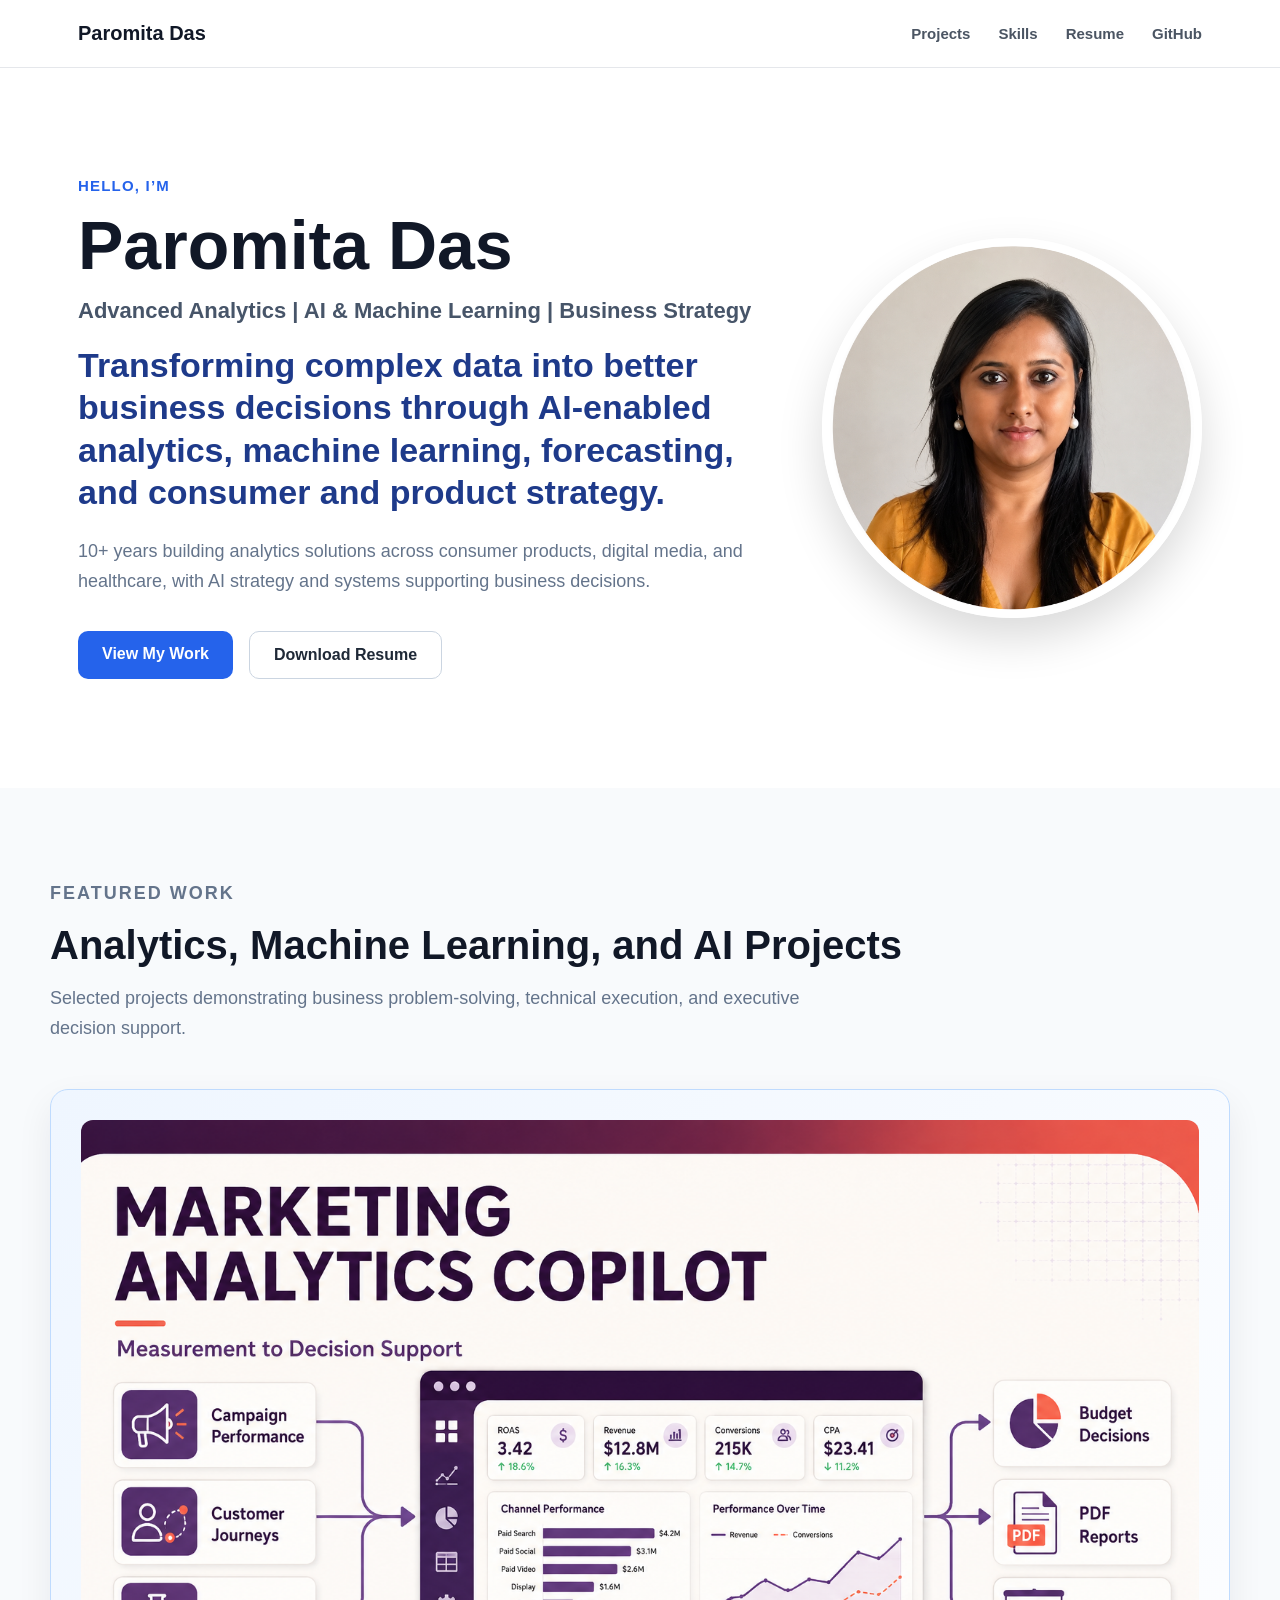
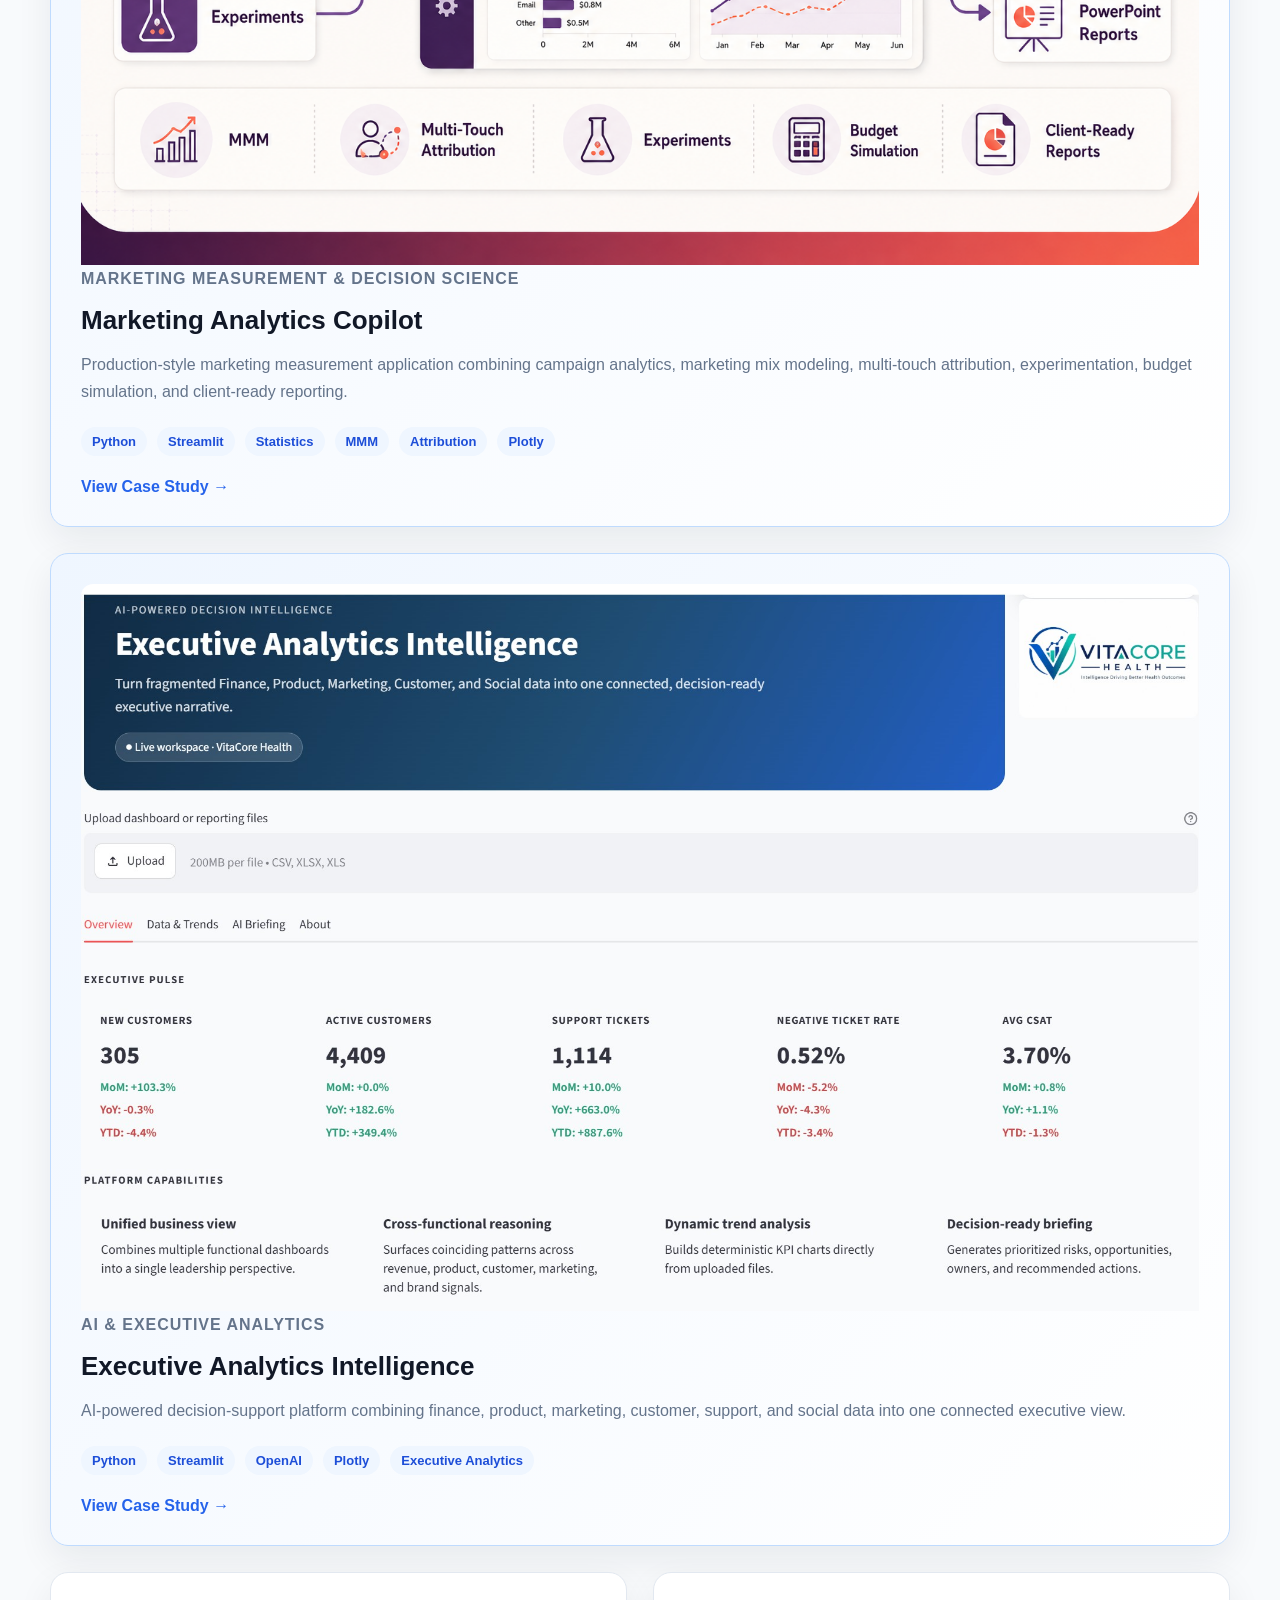
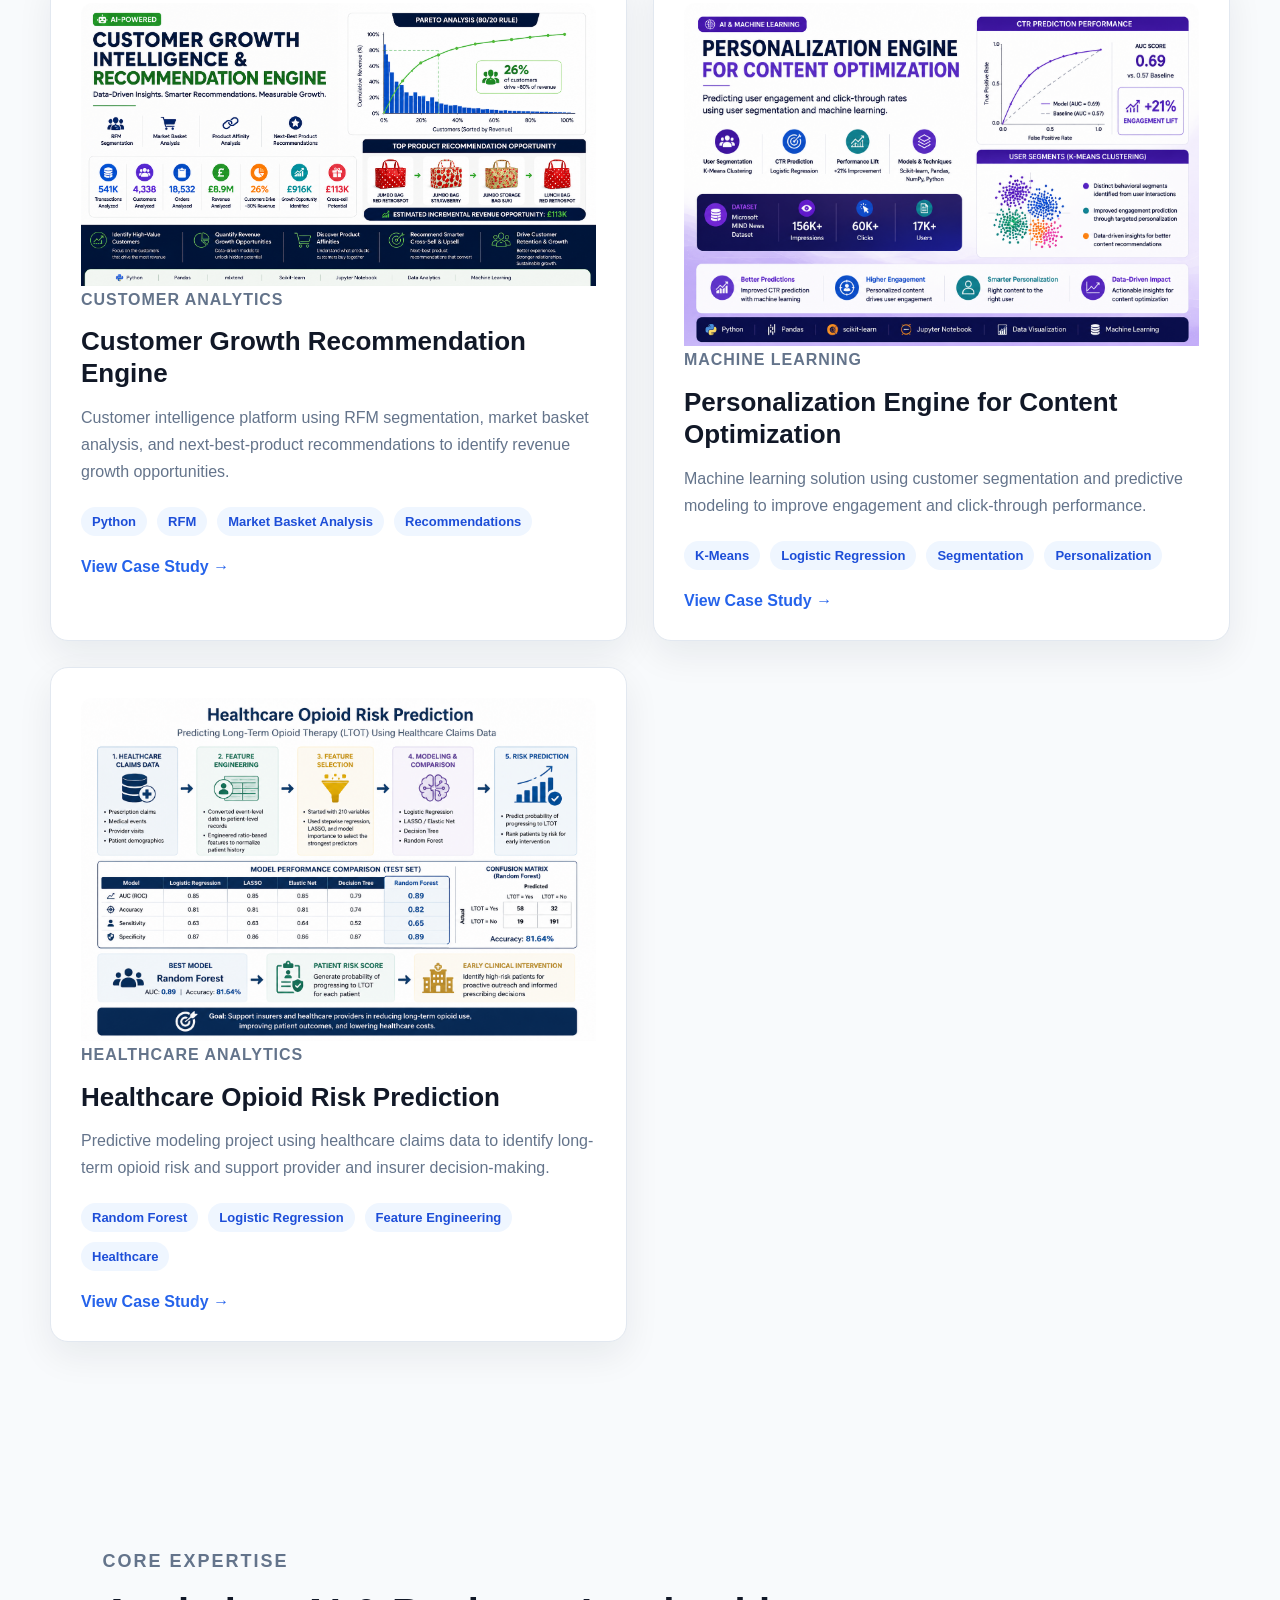
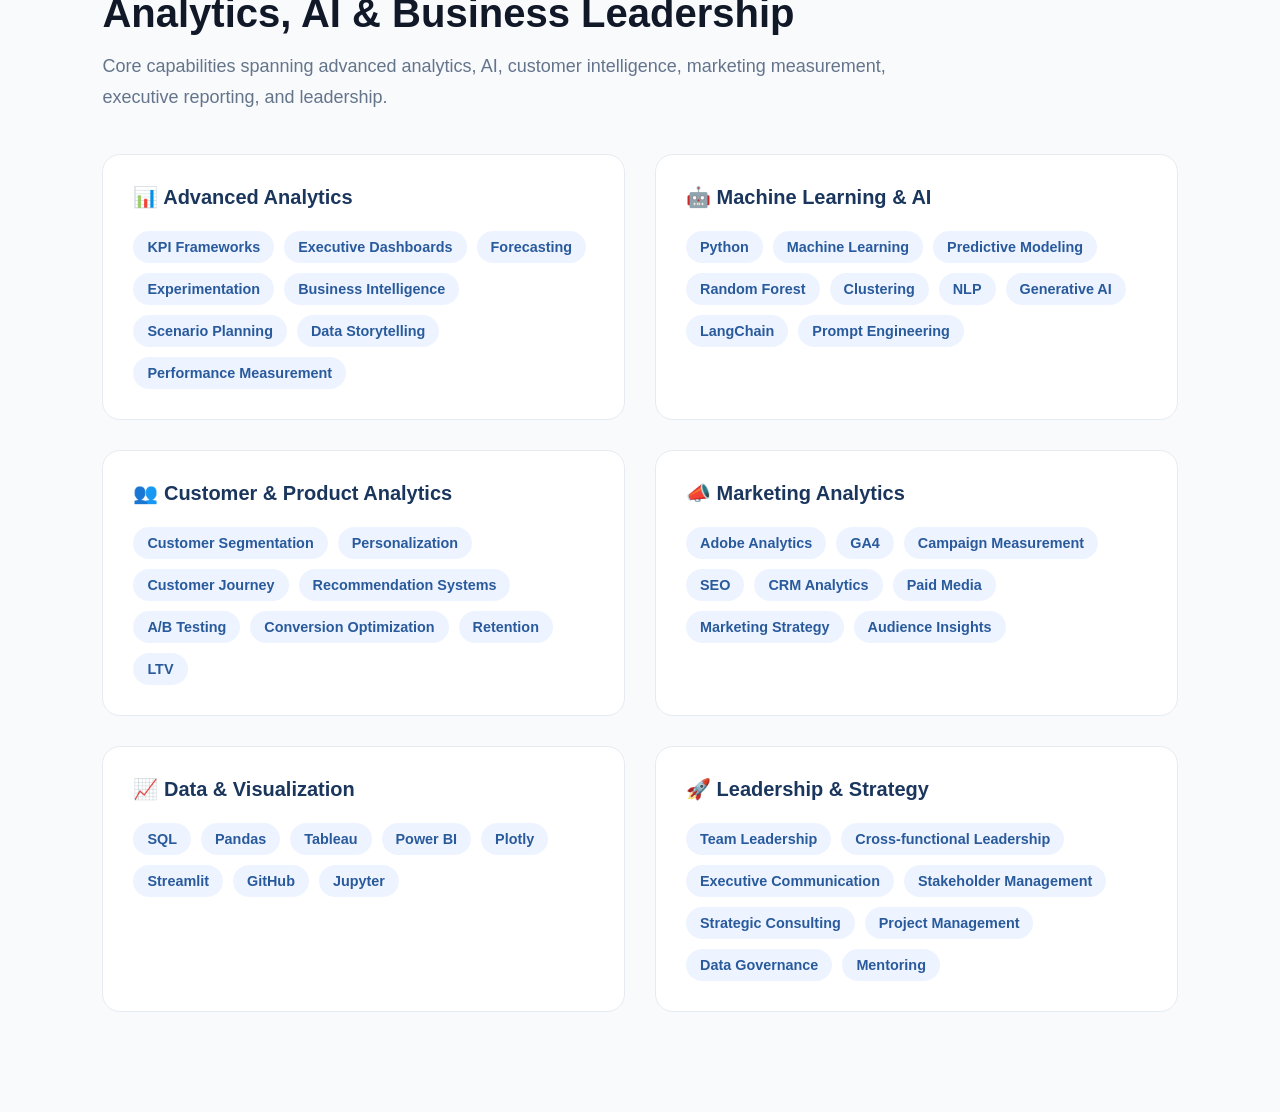
<file: index.html>
<!DOCTYPE html>
<html lang="en">

<head>
    <meta charset="UTF-8">
    <meta name="viewport" content="width=device-width, initial-scale=1.0">

    <title>Paromita Das | Advanced Analytics, AI & Machine Learning Leader</title>
    <meta property="og:title" content="Paromita Das | Professional Analytics & AI Portfolio">
    <meta property="og:description" content="Professional portfolio showcasing advanced analytics, AI, machine learning, executive dashboards, customer intelligence, forecasting, and data science solutions.">
    <meta property="og:image" content="https://romy0806.github.io/paromita-portfolio/images/portfolio-banner.png">
    <meta property="og:url" content="https://romy0806.github.io/paromita-portfolio/">
    <meta property="og:type" content="website">

    <link rel="stylesheet" href="style.css">
</head>

<body>

<header class="site-header">
    <nav class="navbar">
        <a class="logo" href="#">Paromita Das</a>

        <div class="nav-links">
            <a href="#projects">Projects</a>
            <!--
            <a href="#industries">Industries</a>
            <a href="#about">About</a>
            -->
            <a href="#skills">Skills</a>
            <a href="Paromita Das_Resume.pdf" target="_blank">Resume</a>
            <a href="https://github.com/romy0806" target="_blank">GitHub</a>
        </div>
    </nav>
</header>

    <main>
        <section class="hero">

            <div class="hero-content">
                <p class="eyebrow">Hello, I’m</p>

                <h1>Paromita Das</h1>

                <p class="professional-title">
                    Advanced Analytics | AI &amp; Machine Learning | Business Strategy
                </p>

                <h2>
                    Transforming complex data into better business decisions through AI-enabled analytics, machine learning, forecasting, and consumer and product strategy.
                </h2>

                <p class="hero-description">
                    10+ years building analytics solutions across consumer products, digital media,
                    and healthcare, with AI strategy and systems supporting business decisions.
                </p>

                <div class="hero-buttons">
                    <a class="button button-primary" href="#projects">
                        View My Work
                    </a>

                    <a
                        class="button button-secondary"
                        href="Paromita Das_Resume.pdf"
                        target="_blank"
                    >
                        Download Resume
                    </a>
                </div>
            </div>

            <div class="hero-image">
    <img src="images/profile.png" alt="Paromita Das" class="profile-photo">
</div>

</section>

<section class="projects-section" id="projects">

    <div class="section-heading">
        <p class="section-label">Featured Work</p>
        <h2>Analytics, Machine Learning, and AI Projects</h2>
        <p>
            Selected projects demonstrating business problem-solving,
            technical execution, and executive decision support.
        </p>
    </div>

    <div class="projects-grid">

               <article class="project-card project-card-featured">
            <img
                src="images/marketing-analytics-overview.png"
                alt="Marketing Analytics Copilot measurement and decision-support platform"
                class="project-image"
            >

            <div class="project-content">
                <p class="project-type">Marketing Measurement & Decision Science</p>

                <h3>Marketing Analytics Copilot</h3>

                <p>
                    Production-style marketing measurement application combining
                    campaign analytics, marketing mix modeling, multi-touch
                    attribution, experimentation, budget simulation, and
                    client-ready reporting.
                </p>

                <div class="project-tags">
                    <span>Python</span>
                    <span>Streamlit</span>
                    <span>Statistics</span>
                    <span>MMM</span>
                    <span>Attribution</span>
                    <span>Plotly</span>
                </div>

                <a href="projects/marketing-analytics.html" class="project-link">
                    View Case Study →
                </a>
            </div>
</article>
        <article class="project-card project-card-featured">
                <img
        src="images/executive-dashboard.jpg"
        alt="Executive Analytics Intelligence dashboard"
        class="project-image"
    >

            <div class="project-content">
                <p class="project-type">AI & Executive Analytics</p>

                <h3>Executive Analytics Intelligence</h3>

                <p>
                    AI-powered decision-support platform combining finance,
                    product, marketing, customer, support, and social data
                    into one connected executive view.
                </p>

                <div class="project-tags">
                    <span>Python</span>
                    <span>Streamlit</span>
                    <span>OpenAI</span>
                    <span>Plotly</span>
                    <span>Executive Analytics</span>
                </div>

                <a href="projects/executive-analytics.html" class="project-link">
                    View Case Study →
                </a>
            </div>
        </article>

             <article class="project-card">

                 <img
                   src="images/customer-growth-overview.png"
                   alt="Customer Growth Intelligence & Recommendation Engine"
                   class="project-image"
                  >
                <div class="project-content">

                <p class="project-type">Customer Analytics</p>

                <h3>Customer Growth Recommendation Engine</h3>

                <p>
                    Customer intelligence platform using RFM segmentation,
                    market basket analysis, and next-best-product recommendations
                    to identify revenue growth opportunities.
                </p>

                <div class="project-tags">
                    <span>Python</span>
                    <span>RFM</span>
                    <span>Market Basket Analysis</span>
                    <span>Recommendations</span>
                </div>

                <a href="projects/customer-growth.html" class="project-link">
                    View Case Study →
                </a>
            </div>
        </article>

            <article class="project-card">

              <img
                  src="images/personalization-overview.png"
                  alt="Personalization Engine"
                  class="project-image"
                >
                <div class="project-content">

                <p class="project-type">Machine Learning</p>

                <h3>Personalization Engine for Content Optimization</h3>

                <p>
                    Machine learning solution using customer segmentation
                    and predictive modeling to improve engagement and
                    click-through performance.
                </p>

                <div class="project-tags">
                    <span>K-Means</span>
                    <span>Logistic Regression</span>
                    <span>Segmentation</span>
                    <span>Personalization</span>
                </div>

                <a href="projects/personalization.html" class="project-link">
                    View Case Study →
                </a>
            </div>
        </article>

            <article class="project-card">
                <img
                src="images/healthcare-opioid-infographic.png"
                alt="Healthcare Opioid Risk Prediction"
                class="project-image"
                >
                <div class="project-content">

                    <p class="project-type">Healthcare Analytics</p>

                <h3>Healthcare Opioid Risk Prediction</h3>

                <p>
                    Predictive modeling project using healthcare claims data
                    to identify long-term opioid risk and support provider
                    and insurer decision-making.
                </p>

                <div class="project-tags">
                    <span>Random Forest</span>
                    <span>Logistic Regression</span>
                    <span>Feature Engineering</span>
                    <span>Healthcare</span>
                </div>

                <a href="projects/healthcare.html" class="project-link">
                    View Case Study →
                </a>
            </div>
        </article>

    </div>

</section>

<!-- SKILLS -->

<section class="skills-section" id="skills">
    <div class="section-heading">
        <p class="section-label">CORE EXPERTISE</p>
        <h2>Analytics, AI &amp; Business Leadership</h2>
        <p>
            Core capabilities spanning advanced analytics, AI, customer intelligence,
            marketing measurement, executive reporting, and leadership.
        </p>
    </div>

        <div class="skills-grid">

            <div class="skill-card">

                <h3>📊 Advanced Analytics</h3>

                <div class="skill-tags">
                    <span>KPI Frameworks</span>
                    <span>Executive Dashboards</span>
                    <span>Forecasting</span>
                    <span>Experimentation</span>
                    <span>Business Intelligence</span>
                    <span>Scenario Planning</span>
                    <span>Data Storytelling</span>
                    <span>Performance Measurement</span>
                </div>

            </div>

            <div class="skill-card">

                <h3>🤖 Machine Learning & AI</h3>

                <div class="skill-tags">
                    <span>Python</span>
                    <span>Machine Learning</span>
                    <span>Predictive Modeling</span>
                    <span>Random Forest</span>
                    <span>Clustering</span>
                    <span>NLP</span>
                    <span>Generative AI</span>
                    <span>LangChain</span>
                    <span>Prompt Engineering</span>
                </div>

            </div>

            <div class="skill-card">

                <h3>👥 Customer & Product Analytics</h3>

                <div class="skill-tags">
                    <span>Customer Segmentation</span>
                    <span>Personalization</span>
                    <span>Customer Journey</span>
                    <span>Recommendation Systems</span>
                    <span>A/B Testing</span>
                    <span>Conversion Optimization</span>
                    <span>Retention</span>
                    <span>LTV</span>
                </div>

            </div>

            <div class="skill-card">

                <h3>📣 Marketing Analytics</h3>

                <div class="skill-tags">
                    <span>Adobe Analytics</span>
                    <span>GA4</span>
                    <span>Campaign Measurement</span>
                    <span>SEO</span>
                    <span>CRM Analytics</span>
                    <span>Paid Media</span>
                    <span>Marketing Strategy</span>
                    <span>Audience Insights</span>
                </div>

            </div>

            <div class="skill-card">

                <h3>📈 Data & Visualization</h3>

                <div class="skill-tags">
                    <span>SQL</span>
                    <span>Pandas</span>
                    <span>Tableau</span>
                    <span>Power BI</span>
                    <span>Plotly</span>
                    <span>Streamlit</span>
                    <span>GitHub</span>
                    <span>Jupyter</span>
                </div>

            </div>

            <div class="skill-card">

                <h3>🚀 Leadership & Strategy</h3>

                <div class="skill-tags">
                    <span>Team Leadership</span>
                    <span>Cross-functional Leadership</span>
                    <span>Executive Communication</span>
                    <span>Stakeholder Management</span>
                    <span>Strategic Consulting</span>
                    <span>Project Management</span>
                    <span>Data Governance</span>
                    <span>Mentoring</span>
                </div>

            </div>

        </div>

    </div>

</section>

</main>

</body>

</html>
</file>
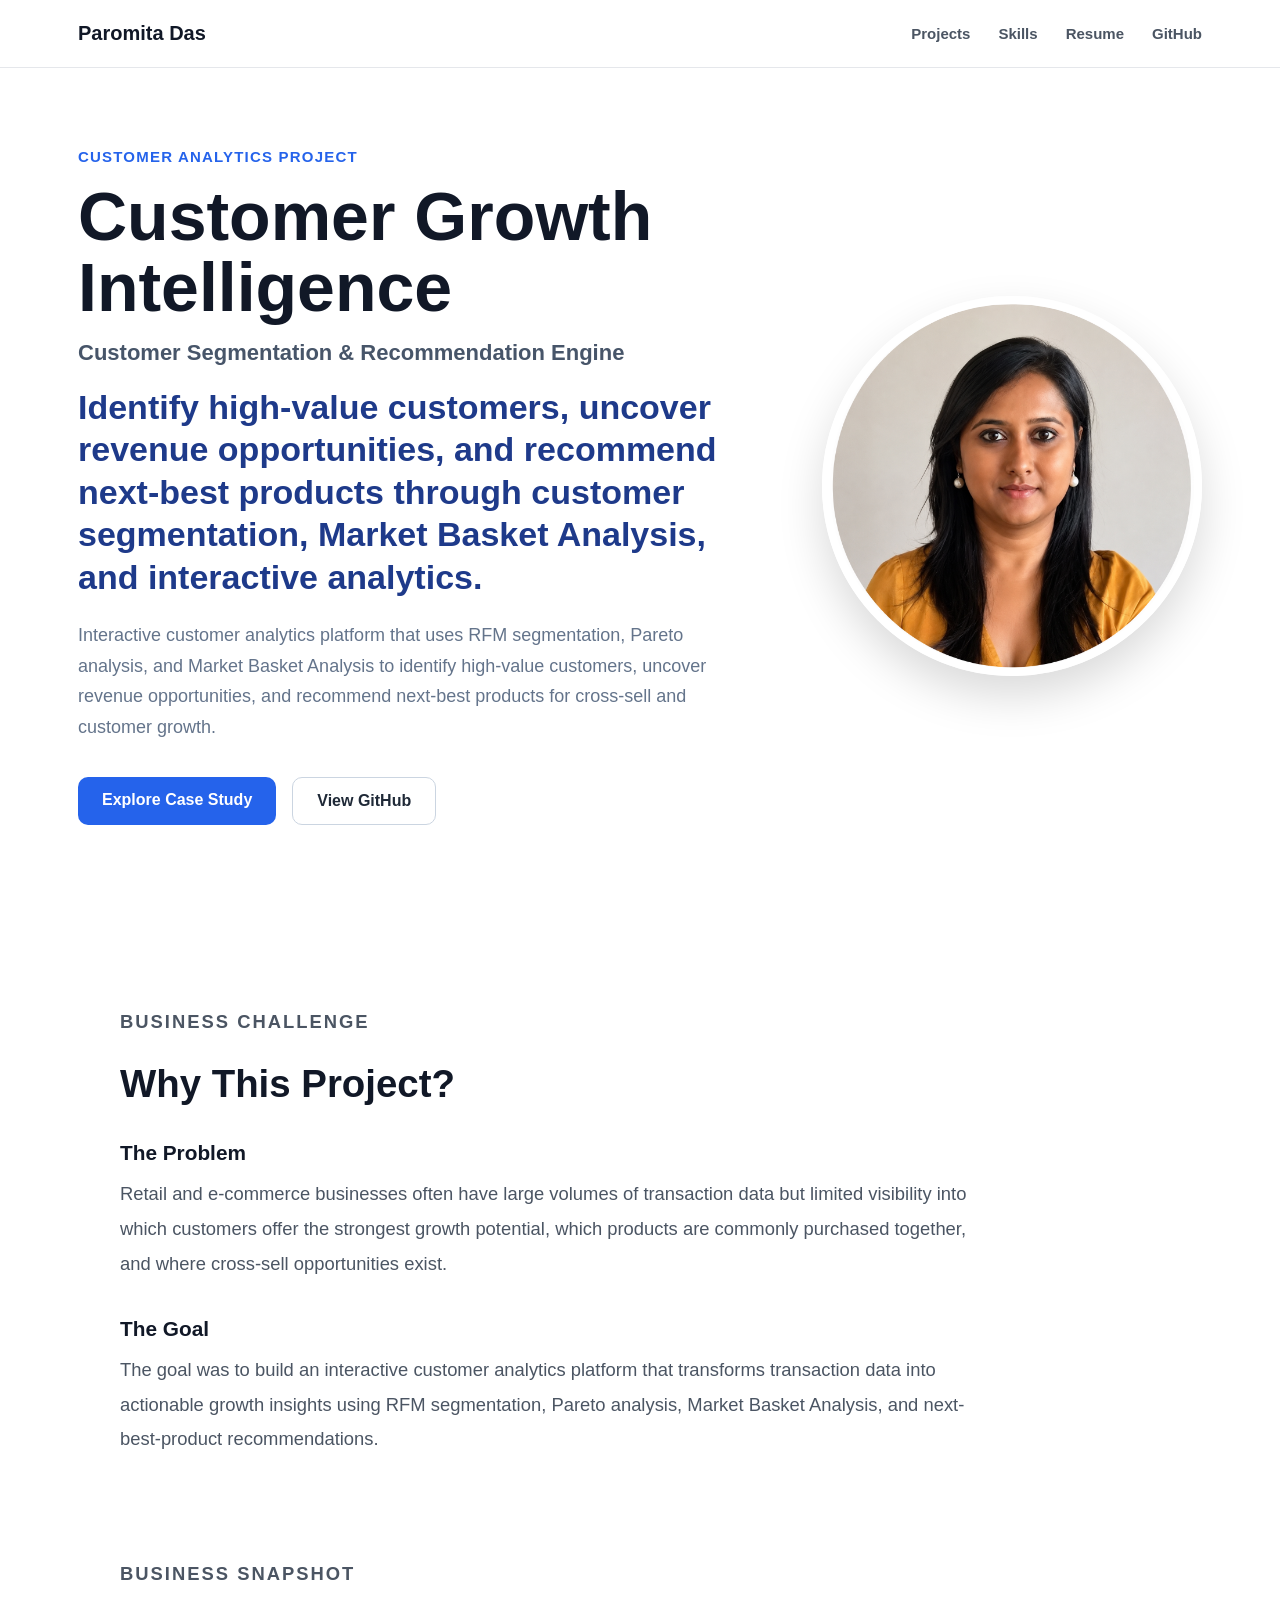
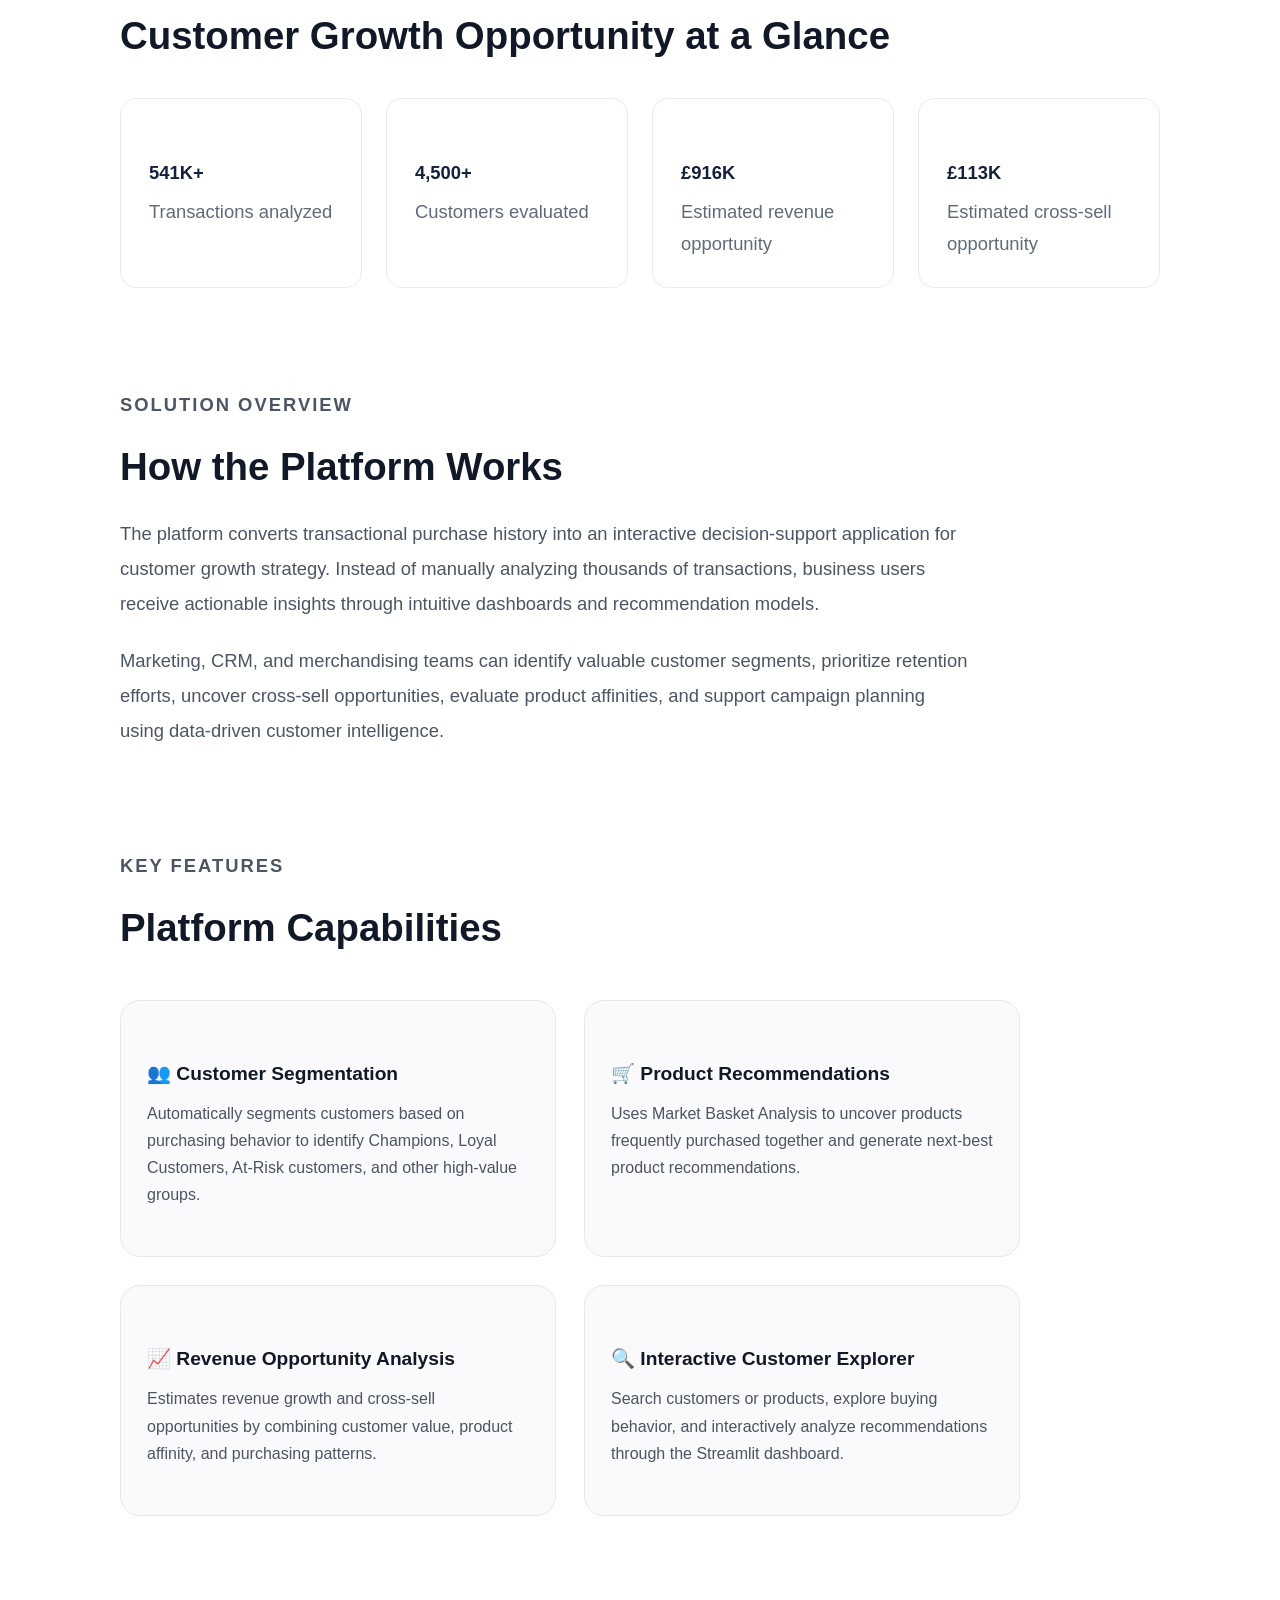
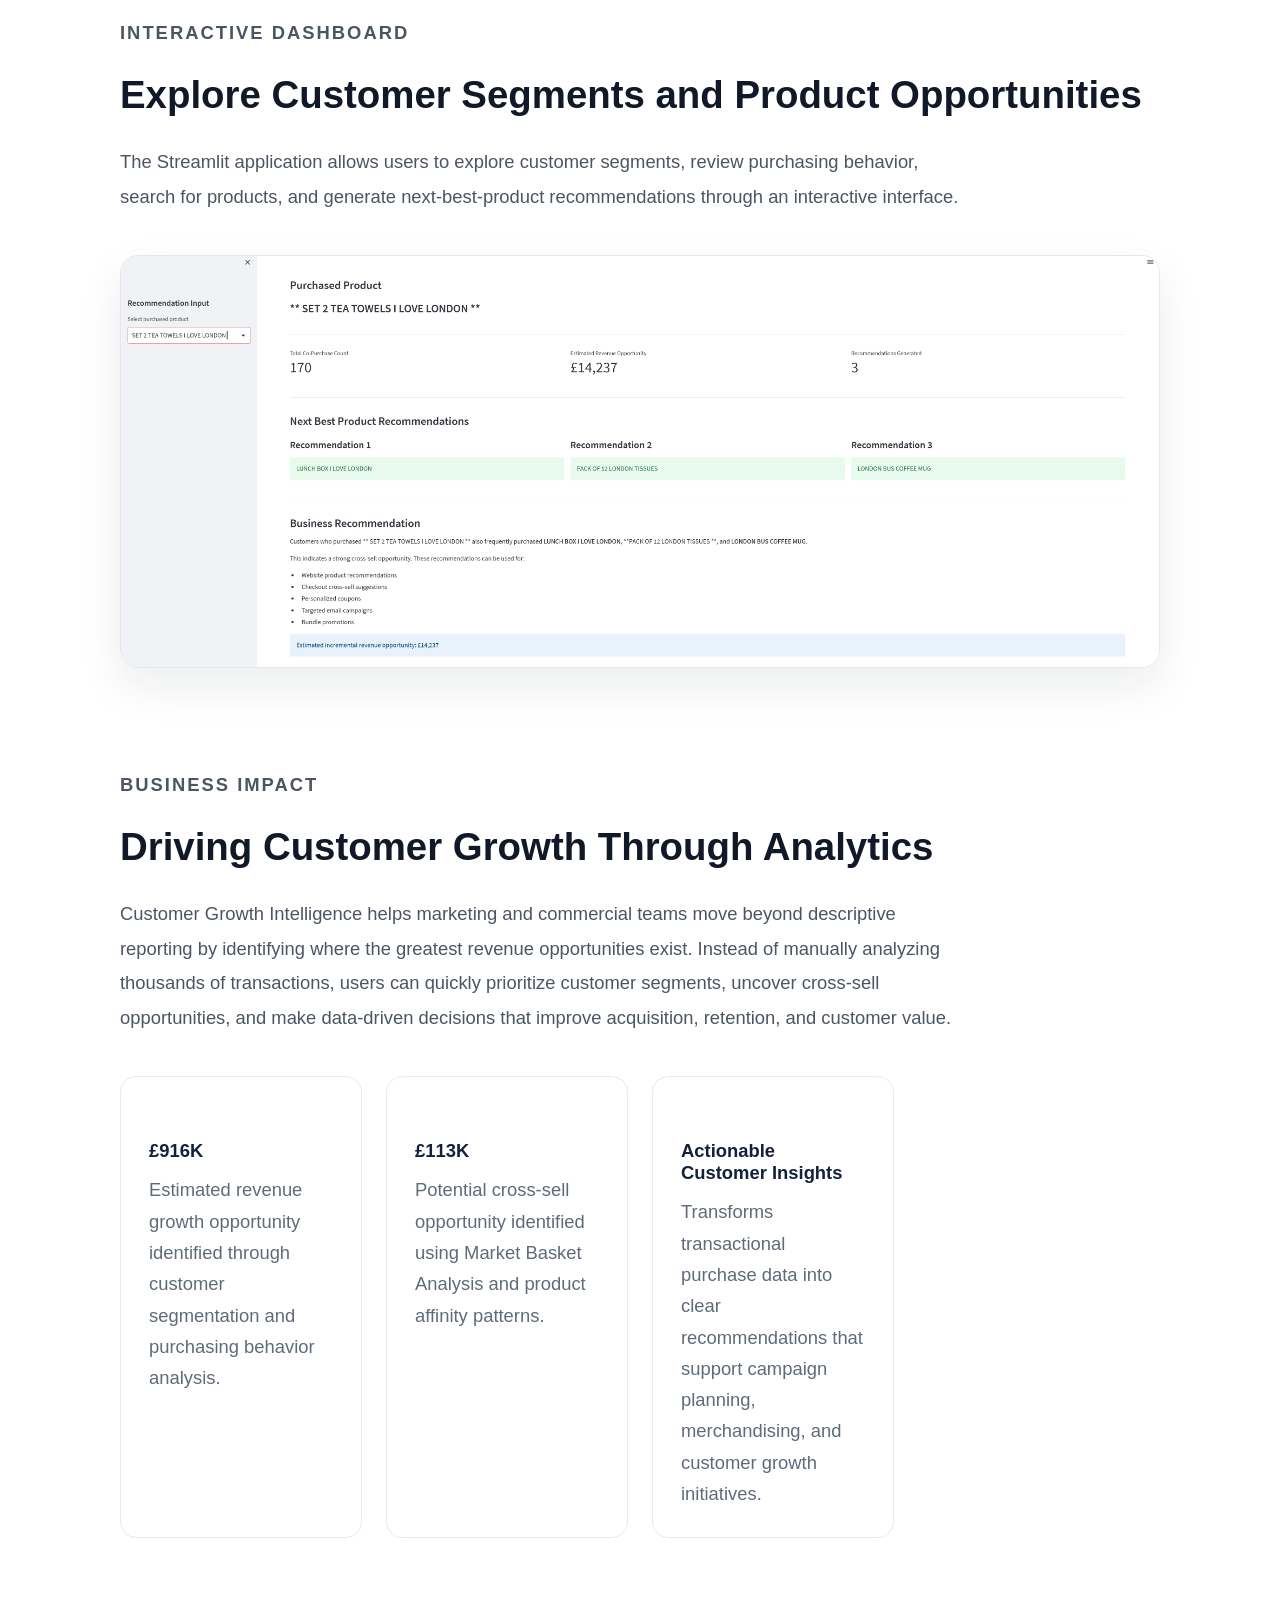
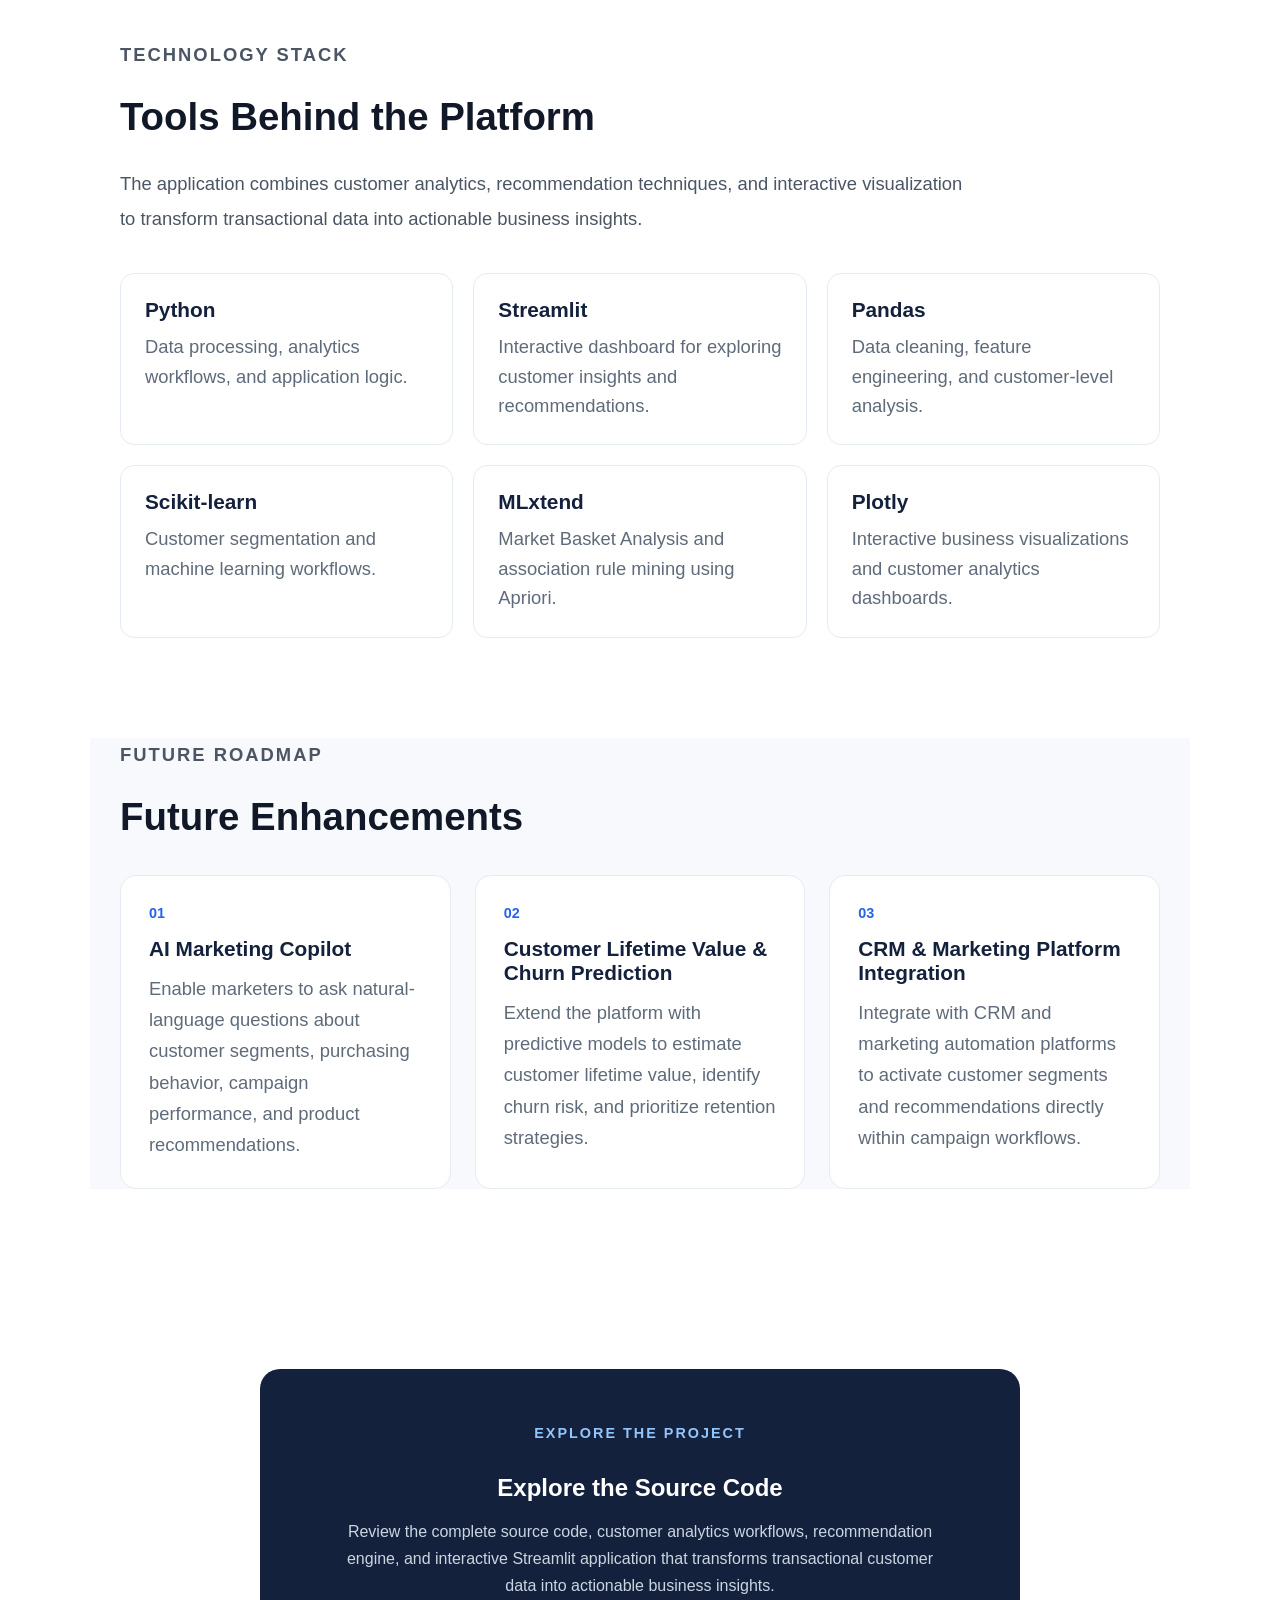
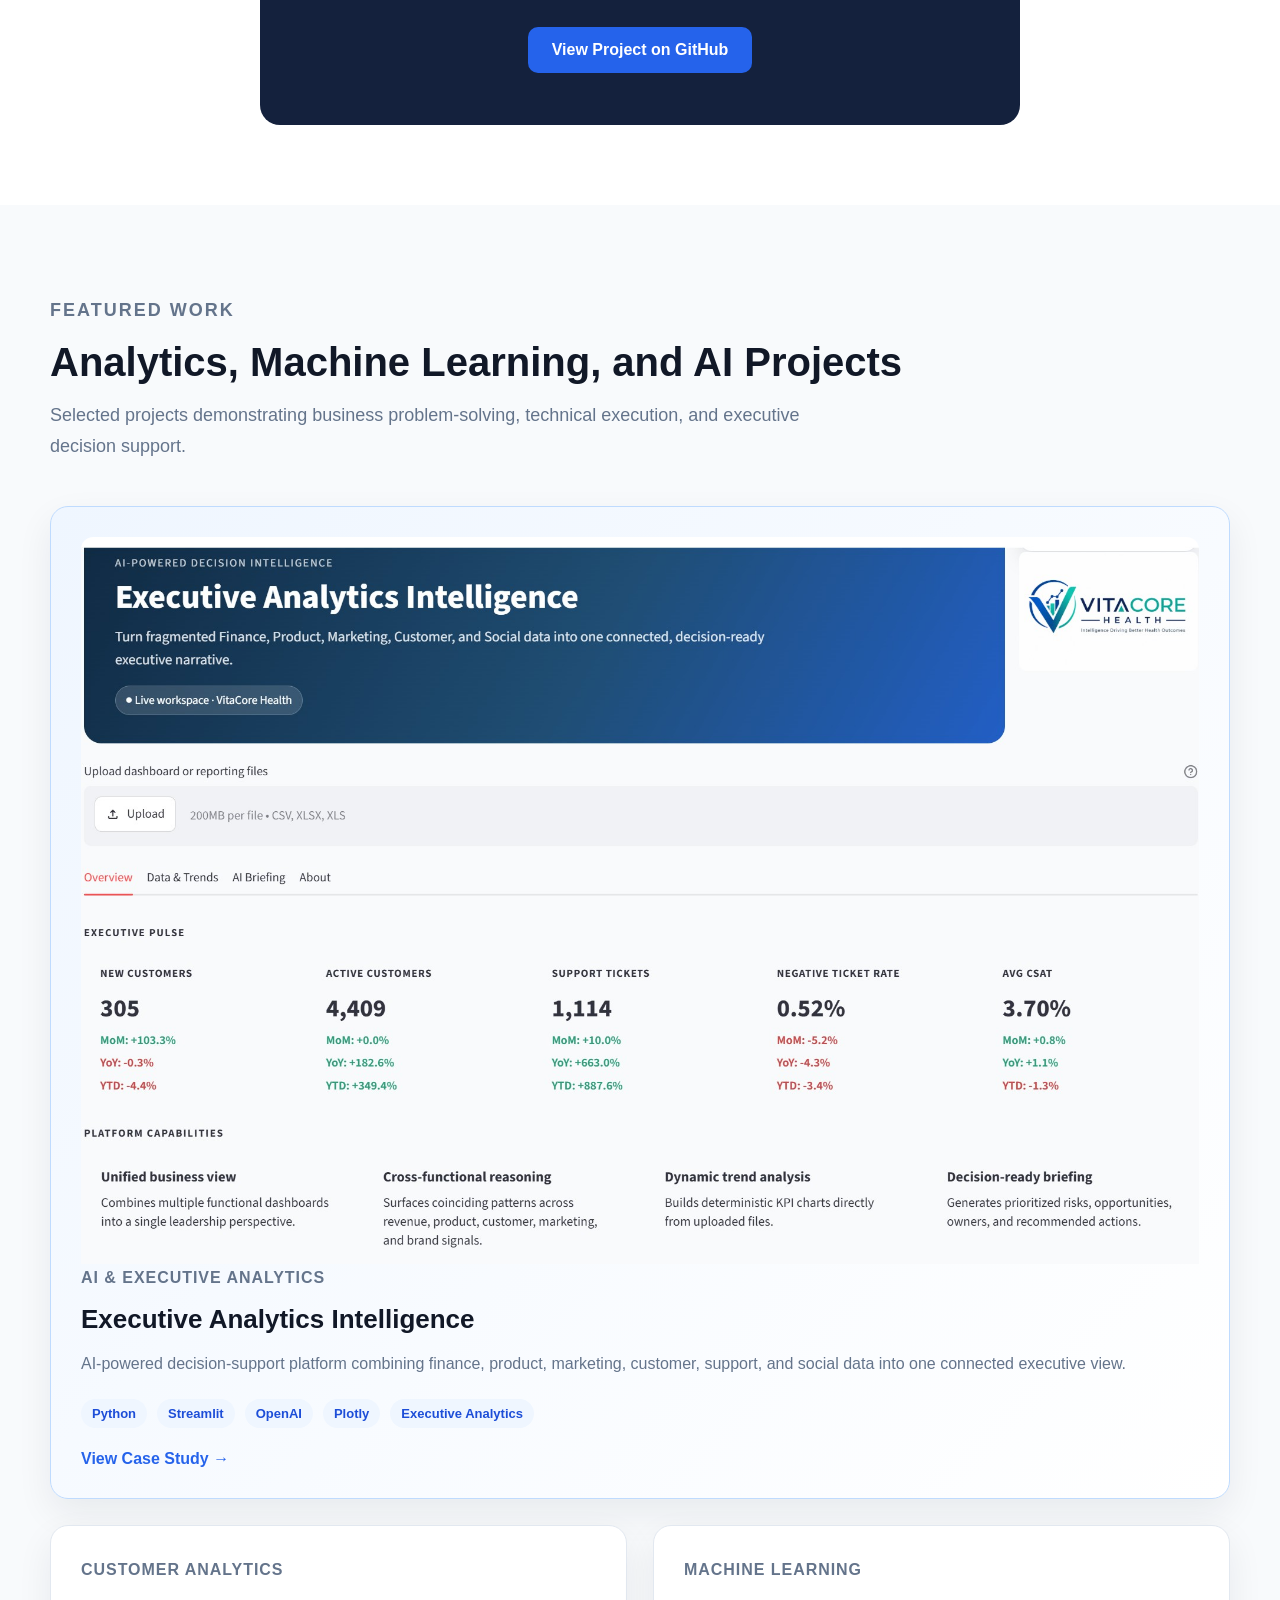
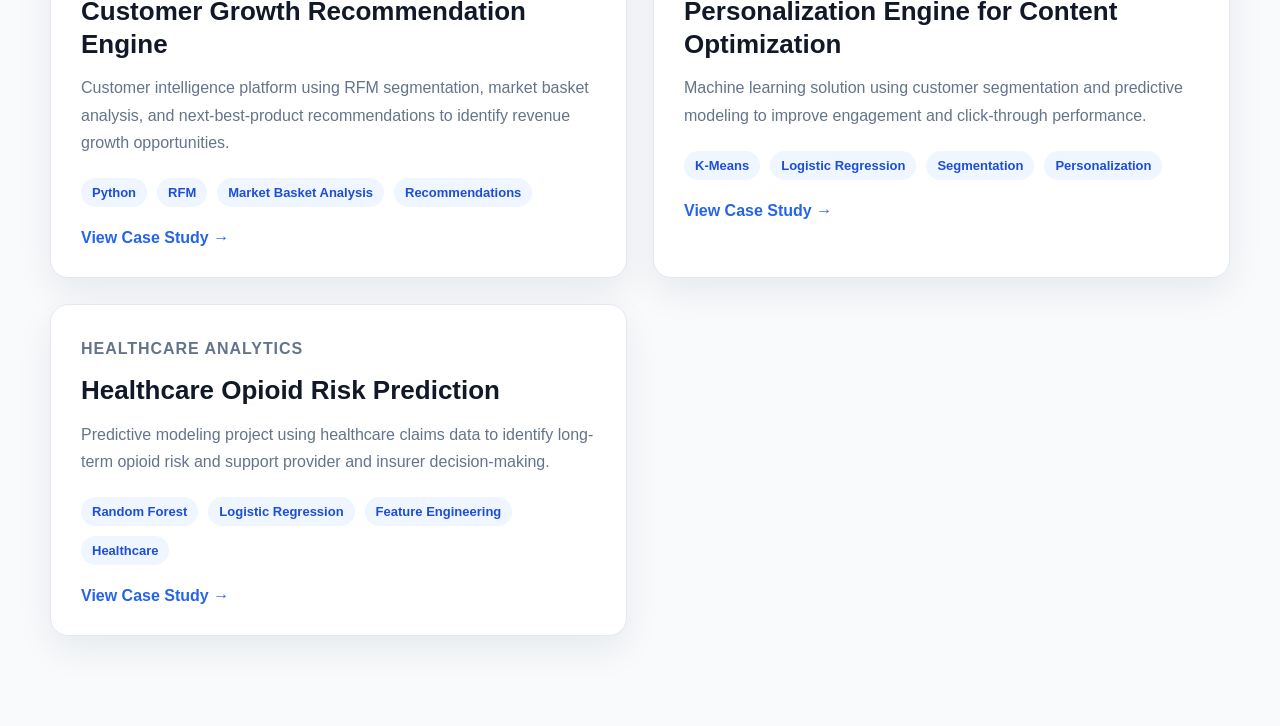
<file: projects/customer-growth.html>
<!DOCTYPE html>
<html lang="en">

<head>
    <meta charset="UTF-8">
    <meta name="viewport" content="width=device-width, initial-scale=1.0">

    <title>Customer Growth Intelligence | Paromita Das</title>

    <link rel="stylesheet" href="../style.css">
</head>

<body>

<header class="site-header">
    <nav class="navbar">
        <a class="logo" href="../index.html">Paromita Das</a>

        <div class="nav-links">
            <a href="../index.html#projects">Projects</a>
            <!--
            <a href="../index.html#industries">Industries</a>
            <a href="../index.html#about">About</a>
            -->
            <a href="../index.html#skills">Skills</a>
            <a href="../Paromita Das_Resume.pdf" target="_blank">Resume</a>
            <a href="https://github.com/romy0806" target="_blank">GitHub</a>
        </div>
    </nav>
</header>

    <main>
        <section class="hero">

            <div class="hero-content">
                <p class="eyebrow">CUSTOMER ANALYTICS PROJECT</p>

                <h1>Customer Growth Intelligence</h1>

                <p class="professional-title">
                    Customer Segmentation &amp; Recommendation Engine
                </p>

                <h2>
                    Identify high-value customers, uncover revenue opportunities, and recommend next-best products
                     through customer segmentation, Market Basket Analysis, and interactive analytics.

                </h2>

                <p class="hero-description">
                    Interactive customer analytics platform that uses RFM segmentation, Pareto analysis, and Market Basket
                    Analysis to identify high-value customers, uncover revenue opportunities, and recommend next-best
                    products for cross-sell and customer growth.
                </p>

                <div class="hero-buttons">
                    <a class="button button-primary" 
                       href="#features">
                        Explore Case Study
                    </a>

                    <a
                        class="button button-secondary"
                        href="https://github.com/romy0806/customer-growth-recommendation-engine"
                        target="_blank"
                    >
                        View GitHub
                    </a>
                </div>
            </div>

            <div class="hero-image">
    <img src="../images/profile.png" alt="Paromita Das" class="profile-photo">
</div>

</section>
<section class="case-study" id="features">

    <div class="container">

        <p class="section-label">BUSINESS CHALLENGE</p>

        <h2>Why This Project?</h2>

        <h3>The Problem</h3>
        <p>
            Retail and e-commerce businesses often have large volumes of transaction data
            but limited visibility into which customers offer the strongest growth potential,
            which products are commonly purchased together, and where cross-sell opportunities exist.
        </p>

        <h3>The Goal</h3>
        <p>
            The goal was to build an interactive customer analytics platform that transforms
            transaction data into actionable growth insights using RFM segmentation,
            Pareto analysis, Market Basket Analysis, and next-best-product recommendations.
        </p>

    </div>

</section>

<section class="case-study">

    <div class="container">

        <p class="section-label">BUSINESS SNAPSHOT</p>

        <h2>Customer Growth Opportunity at a Glance</h2>

        <div class="impact-grid">

            <div class="impact-card">
                <h3>541K+</h3>
                <p>Transactions analyzed</p>
            </div>

            <div class="impact-card">
                <h3>4,500+</h3>
                <p>Customers evaluated</p>
            </div>

            <div class="impact-card">
                <h3>£916K</h3>
                <p>Estimated revenue opportunity</p>
            </div>

            <div class="impact-card">
                <h3>£113K</h3>
                <p>Estimated cross-sell opportunity</p>
            </div>

        </div>

    </div>

</section>
<section class="case-study">

    <div class="container">

        <p class="section-label">SOLUTION OVERVIEW</p>

        <h2>How the Platform Works</h2>

        <p>
            The platform converts transactional purchase history into an interactive decision-support application for customer growth strategy. Instead of manually analyzing thousands of transactions, business users receive actionable insights through intuitive dashboards and recommendation models.
        </p>

        <p>
            Marketing, CRM, and merchandising teams can identify valuable customer segments, prioritize retention efforts, uncover cross-sell opportunities, evaluate product affinities, and support campaign planning using data-driven customer intelligence.
        </p>

    </div>

</section>
<section class="case-study" id="features">

    <div class="container">

        <p class="section-label">KEY FEATURES</p>

        <h2>Platform Capabilities</h2>

        <div class="feature-grid">

            <div class="feature-card">
                <h3>👥 Customer Segmentation</h3>
                <p>
                    Automatically segments customers based on purchasing behavior to identify Champions, Loyal Customers, At-Risk customers, and other high-value groups.
                </p>
            </div>

            <div class="feature-card">
                <h3>🛒 Product Recommendations</h3>
                <p>
                    Uses Market Basket Analysis to uncover products frequently purchased together and generate next-best product recommendations.
                </p>
            </div>

            <div class="feature-card">
                <h3>📈 Revenue Opportunity Analysis</h3>
                <p>
                    Estimates revenue growth and cross-sell opportunities by combining customer value, product affinity, and purchasing patterns.
                </p>
            </div>

            <div class="feature-card">
                <h3>🔍 Interactive Customer Explorer</h3>
                <p>
                    Search customers or products, explore buying behavior, and interactively analyze recommendations through the Streamlit dashboard.
                </p>
            </div>

        </div>

    </div>

</section>

<section class="case-study">

    <div class="container">

        <p class="section-label">INTERACTIVE DASHBOARD</p>

        <h2>Explore Customer Segments and Product Opportunities</h2>

        <p>
            The Streamlit application allows users to explore customer segments,
            review purchasing behavior, search for products, and generate
            next-best-product recommendations through an interactive interface.
        </p>

        <img
            src="../images/app_london_recommendation_v2.jpg"
            alt="Customer Growth Intelligence dashboard"
            class="case-study-image"
        >

    </div>

</section>


<!-- BUSINESS IMPACT -->

<section class="case-study">

    <div class="container">

        <p class="section-label">BUSINESS IMPACT</p>

<h2>Driving Customer Growth Through Analytics</h2>

<p>
    Customer Growth Intelligence helps marketing and commercial teams move beyond
    descriptive reporting by identifying where the greatest revenue opportunities
    exist. Instead of manually analyzing thousands of transactions, users can
    quickly prioritize customer segments, uncover cross-sell opportunities, and
    make data-driven decisions that improve acquisition, retention, and customer value.
</p>

<div class="impact-grid">

    <div class="impact-card">
        <h3>£916K</h3>
        <p>Estimated revenue growth opportunity identified through customer segmentation and purchasing behavior analysis.</p>
    </div>

    <div class="impact-card">
        <h3>£113K</h3>
        <p>Potential cross-sell opportunity identified using Market Basket Analysis and product affinity patterns.</p>
    </div>

    <div class="impact-card">
        <h3>Actionable Customer Insights</h3>
        <p>Transforms transactional purchase data into clear recommendations that support campaign planning, merchandising, and customer growth initiatives.</p>
    </div>

</div>

        </div>


</section>

<!-- TECHNOLOGY STACK -->

<section class="case-study">

    <div class="container">

        <p class="section-label">TECHNOLOGY STACK</p>

<h2>Tools Behind the Platform</h2>

<p>
The application combines customer analytics, recommendation techniques, and interactive visualization to transform transactional data into actionable business insights.
</p>

<div class="tech-grid">

    <div class="tech-card">
        <h3>Python</h3>
        <p>Data processing, analytics workflows, and application logic.</p>
    </div>

    <div class="tech-card">
        <h3>Streamlit</h3>
        <p>Interactive dashboard for exploring customer insights and recommendations.</p>
    </div>

    <div class="tech-card">
        <h3>Pandas</h3>
        <p>Data cleaning, feature engineering, and customer-level analysis.</p>
    </div>

    <div class="tech-card">
        <h3>Scikit-learn</h3>
        <p>Customer segmentation and machine learning workflows.</p>
    </div>

    <div class="tech-card">
        <h3>MLxtend</h3>
        <p>Market Basket Analysis and association rule mining using Apriori.</p>
    </div>

    <div class="tech-card">
        <h3>Plotly</h3>
        <p>Interactive business visualizations and customer analytics dashboards.</p>
    </div>

</div>

    </div>

</section>


<!-- FUTURE ROADMAP -->

<section class="case-study roadmap-section">

    <div class="container">

        <p class="section-label">FUTURE ROADMAP</p>

<h2>Future Enhancements</h2>

<div class="roadmap-grid">

    <div class="roadmap-card">
        <span>01</span>
        <h3>AI Marketing Copilot</h3>
        <p>
            Enable marketers to ask natural-language questions about customer segments,
            purchasing behavior, campaign performance, and product recommendations.
        </p>
    </div>

    <div class="roadmap-card">
        <span>02</span>
        <h3>Customer Lifetime Value & Churn Prediction</h3>
        <p>
            Extend the platform with predictive models to estimate customer lifetime value,
            identify churn risk, and prioritize retention strategies.
        </p>
    </div>

    <div class="roadmap-card">
        <span>03</span>
        <h3>CRM & Marketing Platform Integration</h3>
        <p>
            Integrate with CRM and marketing automation platforms to activate customer
            segments and recommendations directly within campaign workflows.
        </p>
    </div>

</div>

    </div>

</section>


<!-- GITHUB CTA -->

<section class="project-cta">

    <div class="container project-cta-content">

        <p class="section-label">EXPLORE THE PROJECT</p>

        <h2>Explore the Source Code</h2>

        <p>
            Review the complete source code, customer analytics workflows,
            recommendation engine, and interactive Streamlit application
            that transforms transactional customer data into actionable
            business insights.
        </p>

        <a
            href="https://github.com/romy0806/customer-growth-recommendation-engine"
            target="_blank"
            class="button button-primary"
        >
            View Project on GitHub
        </a>

    </div>

</section>

<section class="projects-section" id="projects">

    <div class="section-heading">
        <p class="section-label">Featured Work</p>
        <h2>Analytics, Machine Learning, and AI Projects</h2>
        <p>
            Selected projects demonstrating business problem-solving,
            technical execution, and executive decision support.
        </p>
    </div>

    <div class="projects-grid">

        <article class="project-card project-card-featured">
                <img
        src="../images/executive-dashboard.jpg"
        alt="Executive Analytics Intelligence dashboard"
        class="project-image"
    >

            <div class="project-content">
                <p class="project-type">AI & Executive Analytics</p>

                <h3>Executive Analytics Intelligence</h3>

                <p>
                    AI-powered decision-support platform combining finance,
                    product, marketing, customer, support, and social data
                    into one connected executive view.
                </p>

                <div class="project-tags">
                    <span>Python</span>
                    <span>Streamlit</span>
                    <span>OpenAI</span>
                    <span>Plotly</span>
                    <span>Executive Analytics</span>
                </div>

                <a href="executive-analytics.html" class="project-link">
                    View Case Study →
                </a>
            </div>
        </article>

        
        
        
        <article class="project-card">
            <div class="project-content">

                <p class="project-type">Customer Analytics</p>

                <h3>Customer Growth Recommendation Engine</h3>

                <p>
                    Customer intelligence platform using RFM segmentation,
                    market basket analysis, and next-best-product recommendations
                    to identify revenue growth opportunities.
                </p>

                <div class="project-tags">
                    <span>Python</span>
                    <span>RFM</span>
                    <span>Market Basket Analysis</span>
                    <span>Recommendations</span>
                </div>

                <a href="customer-growth.html" class="project-link">
                    View Case Study →
                </a>
            </div>
        </article>

        <article class="project-card">
            <div class="project-content">
                <p class="project-type">Machine Learning</p>

                <h3>Personalization Engine for Content Optimization</h3>

                <p>
                    Machine learning solution using customer segmentation
                    and predictive modeling to improve engagement and
                    click-through performance.
                </p>

                <div class="project-tags">
                    <span>K-Means</span>
                    <span>Logistic Regression</span>
                    <span>Segmentation</span>
                    <span>Personalization</span>
                </div>

                <a href="personalization.html" class="project-link">
                    View Case Study →
                </a>
            </div>
        </article>

        <article class="project-card">
            <div class="project-content">
                <p class="project-type">Healthcare Analytics</p>

                <h3>Healthcare Opioid Risk Prediction</h3>

                <p>
                    Predictive modeling project using healthcare claims data
                    to identify long-term opioid risk and support provider
                    and insurer decision-making.
                </p>

                <div class="project-tags">
                    <span>Random Forest</span>
                    <span>Logistic Regression</span>
                    <span>Feature Engineering</span>
                    <span>Healthcare</span>
                </div>

                <a href="healthcare.html" class="project-link">
                    View Case Study →
                </a>
            </div>
        </article>

    </div>

</section>

</main>

</body>

</html>
</file>
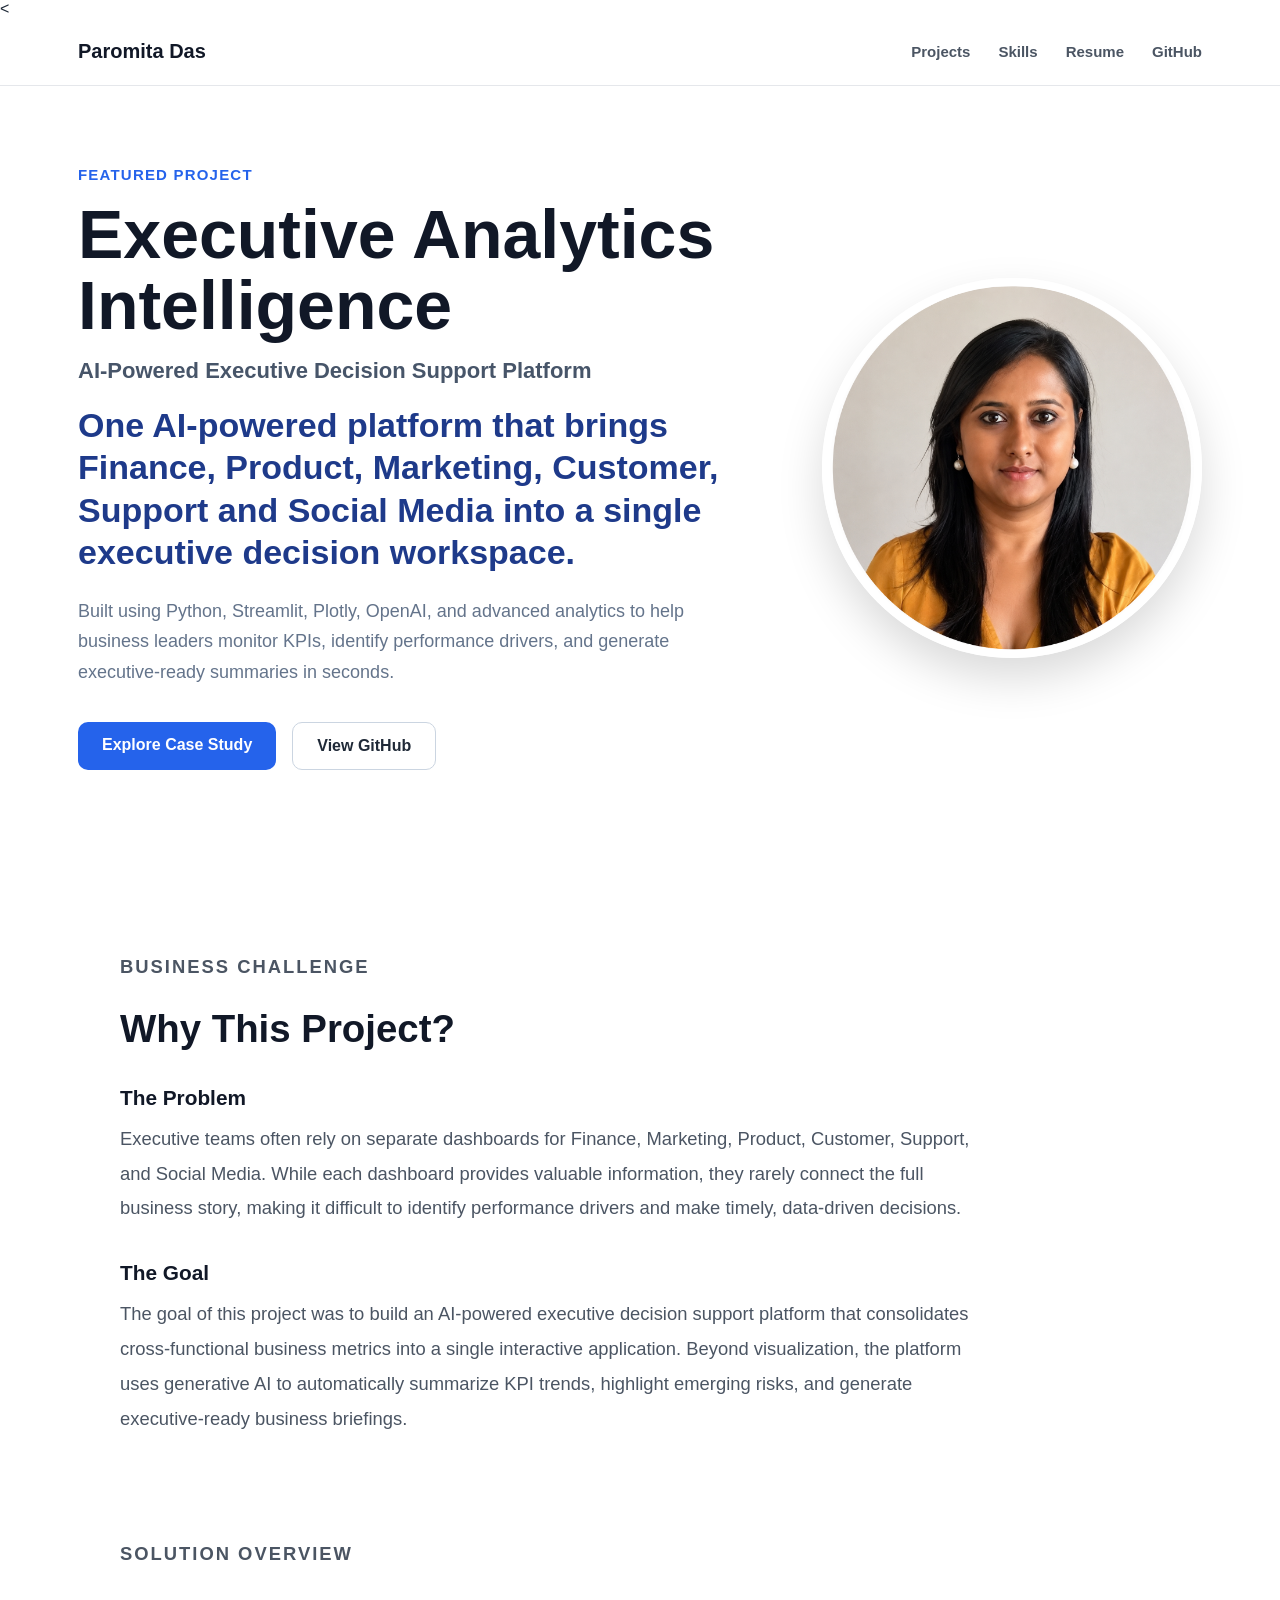
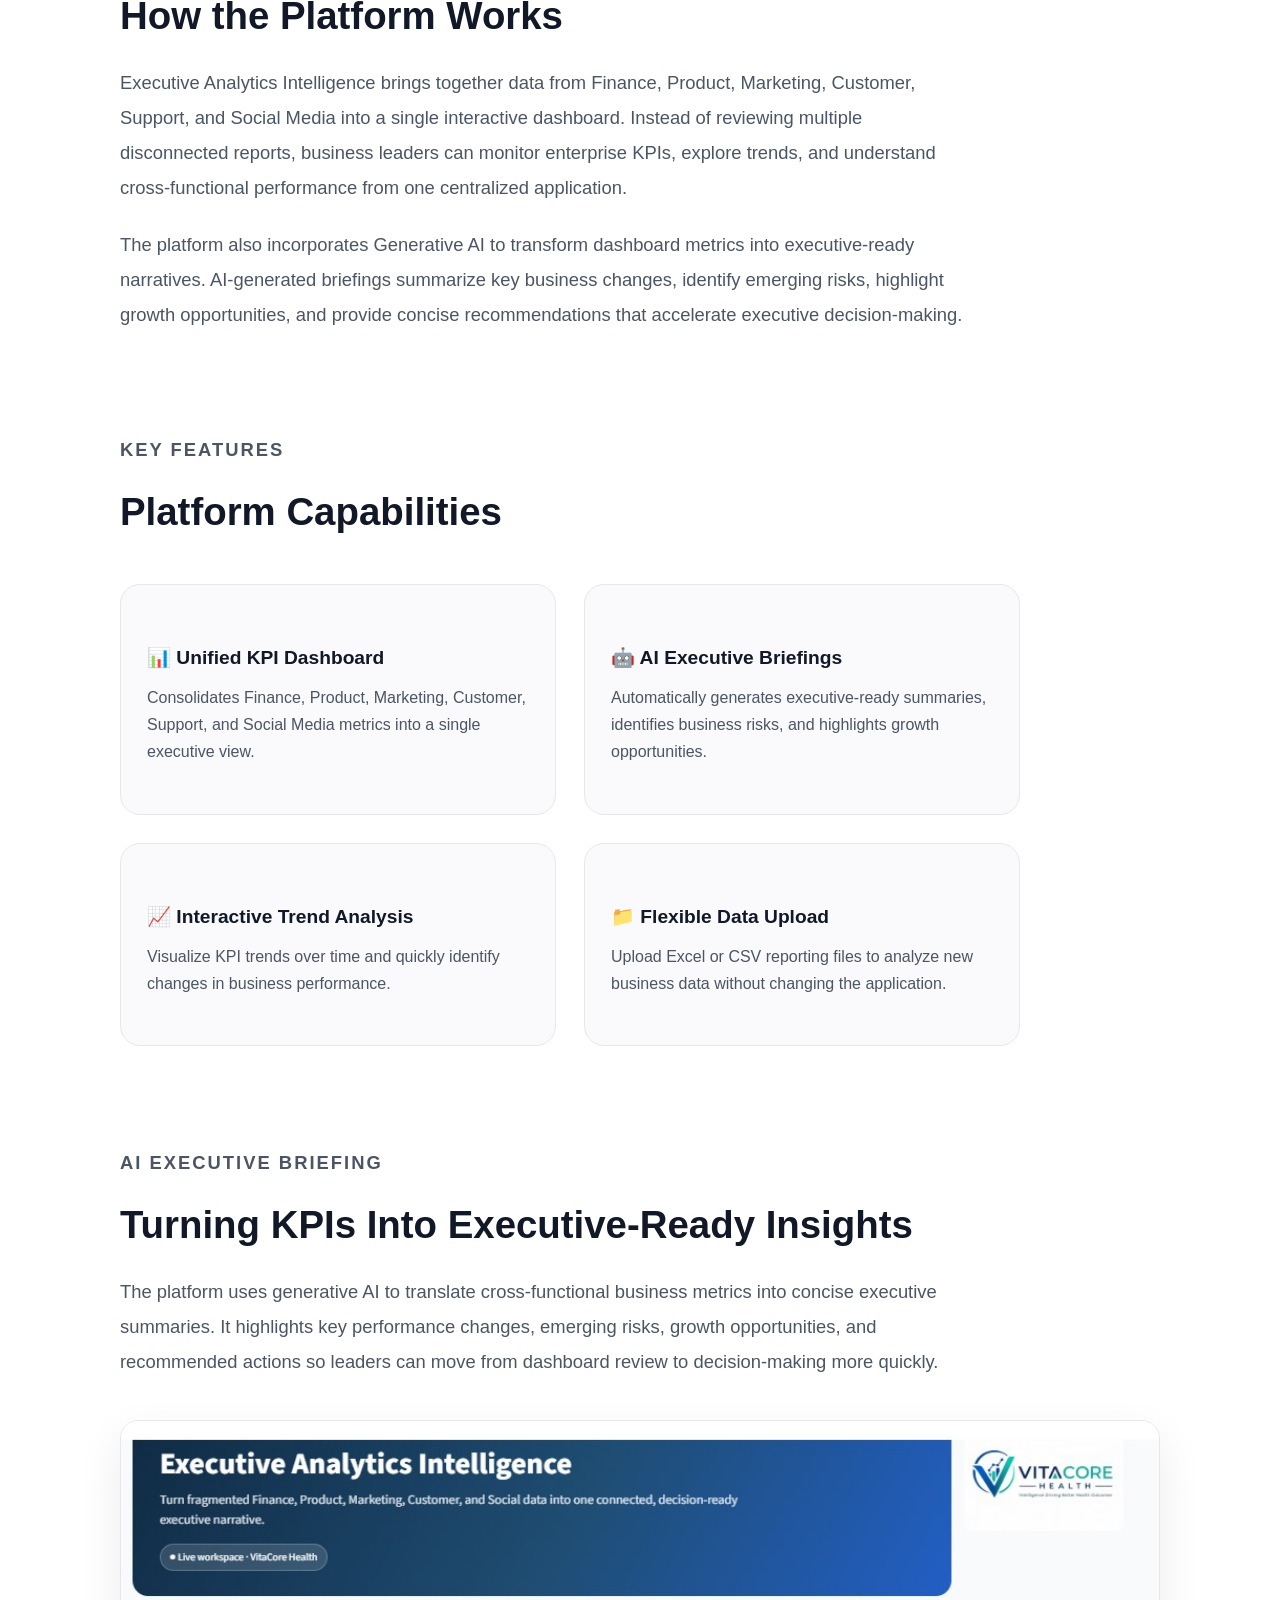
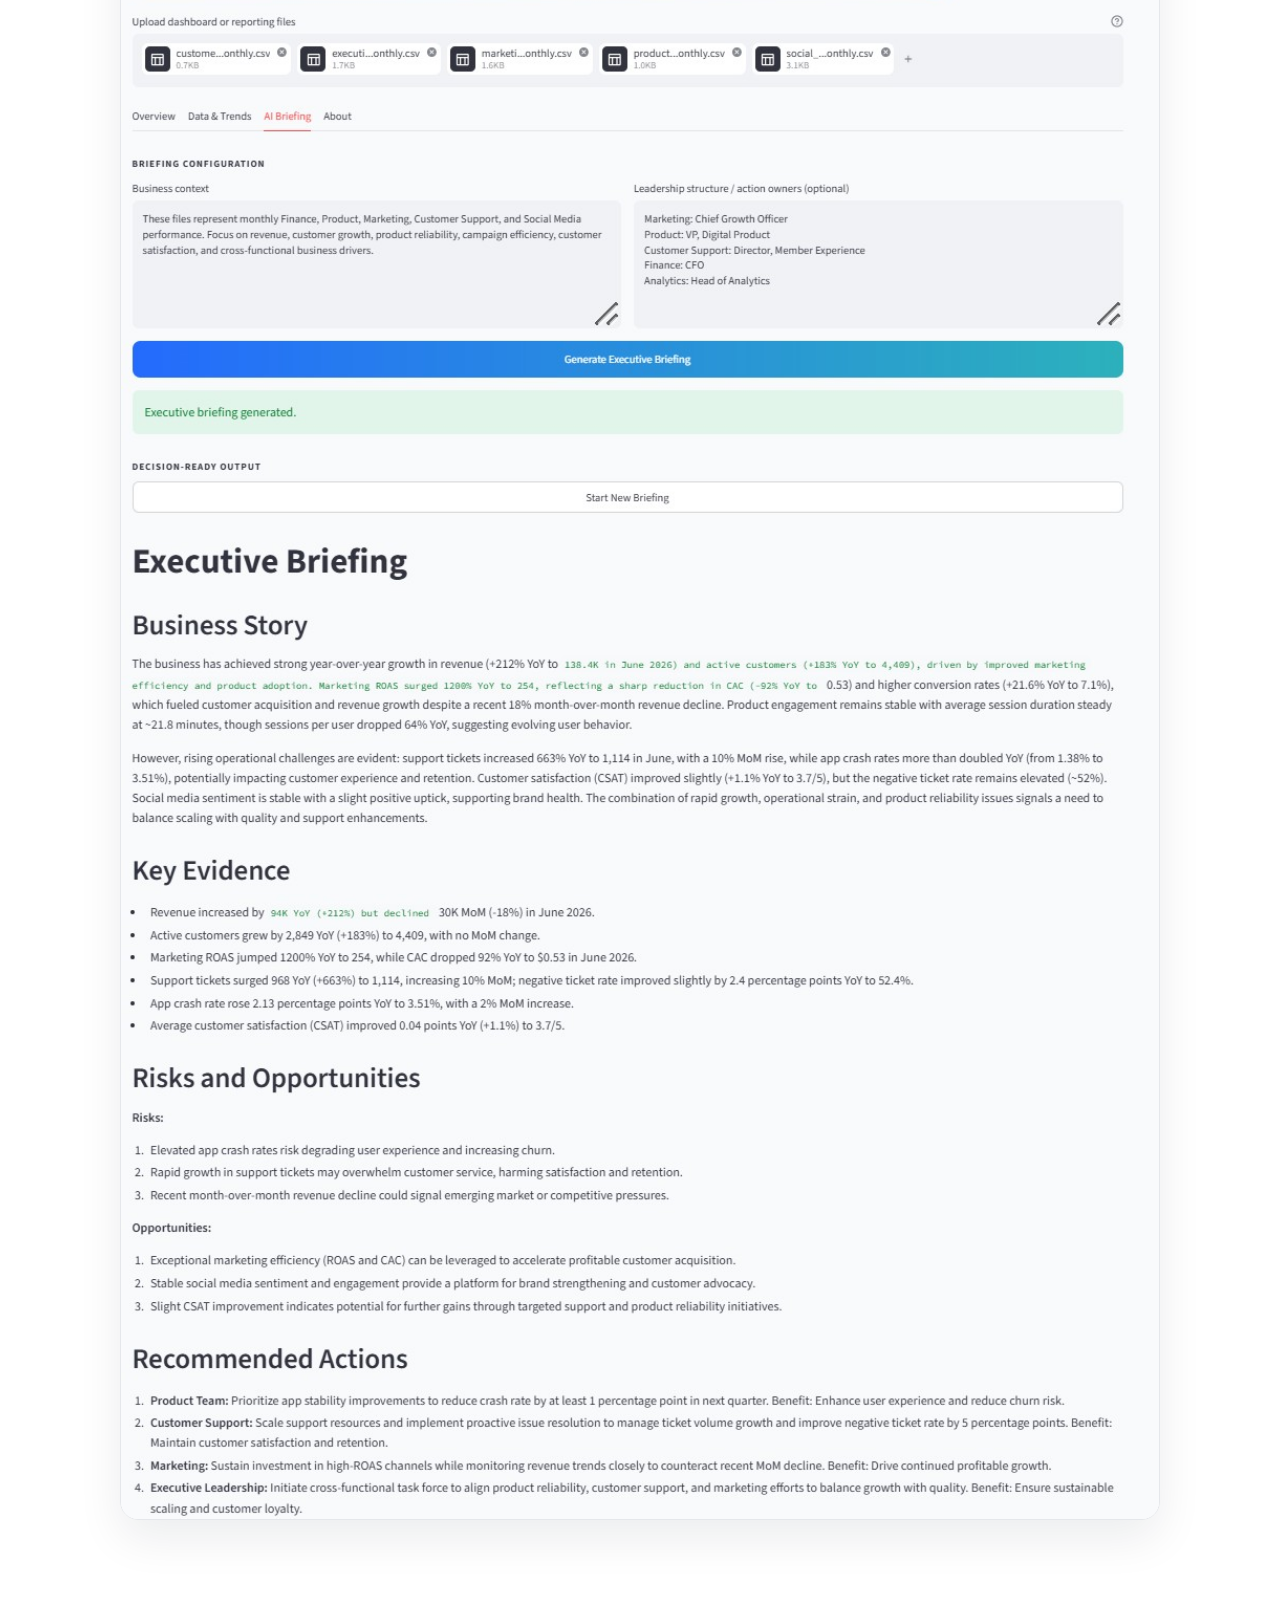
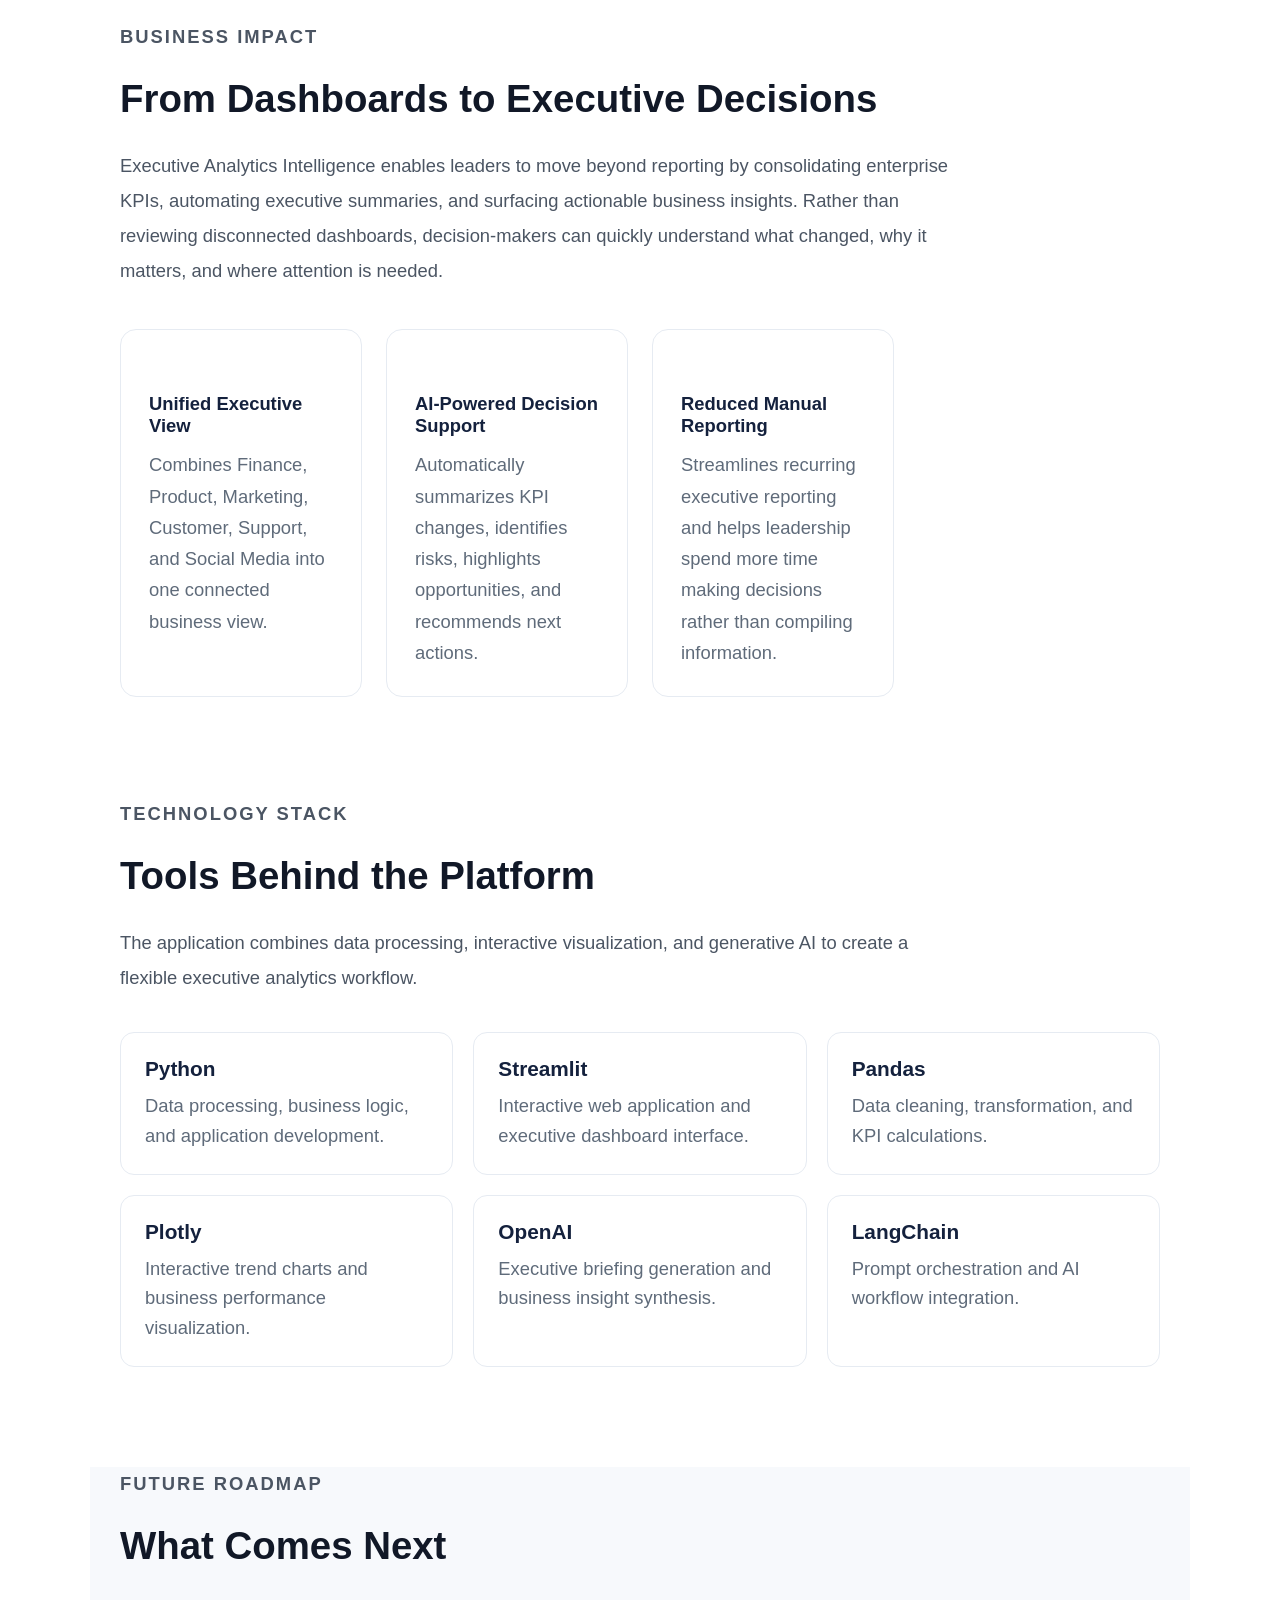
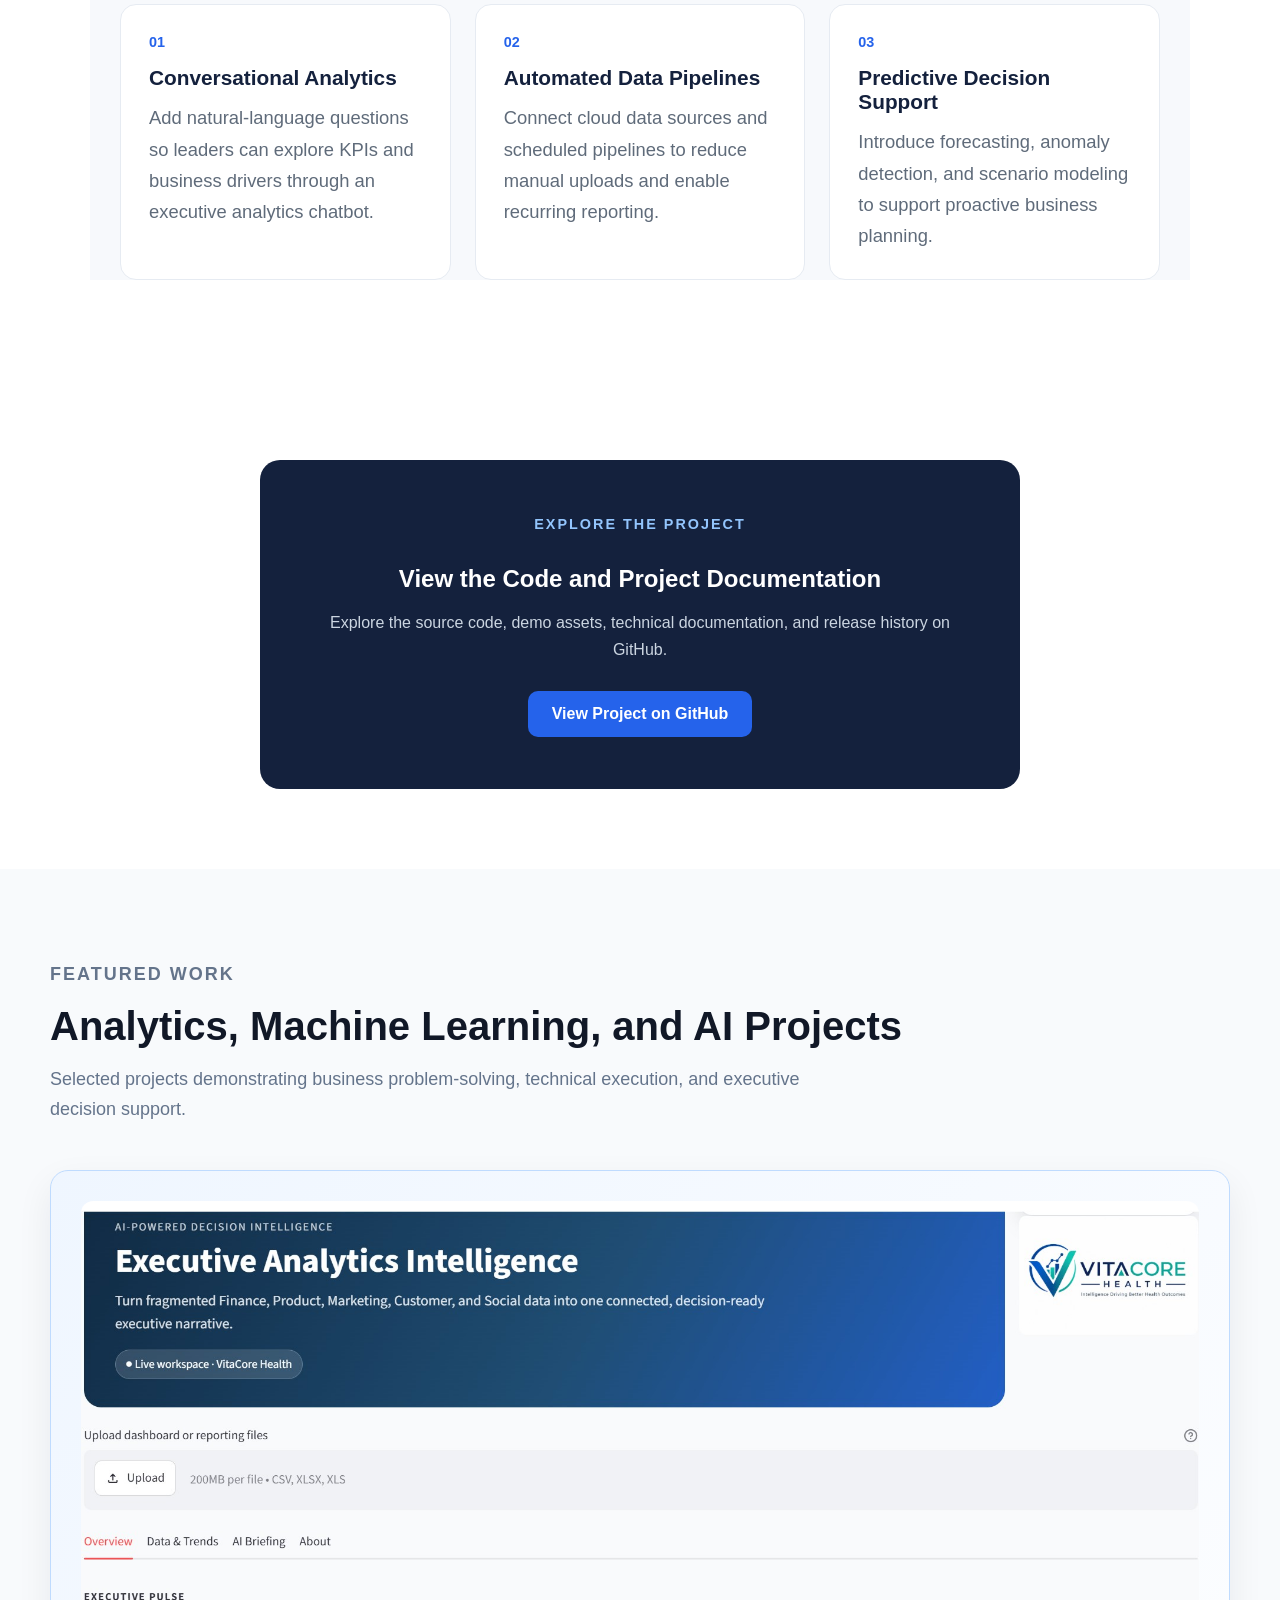
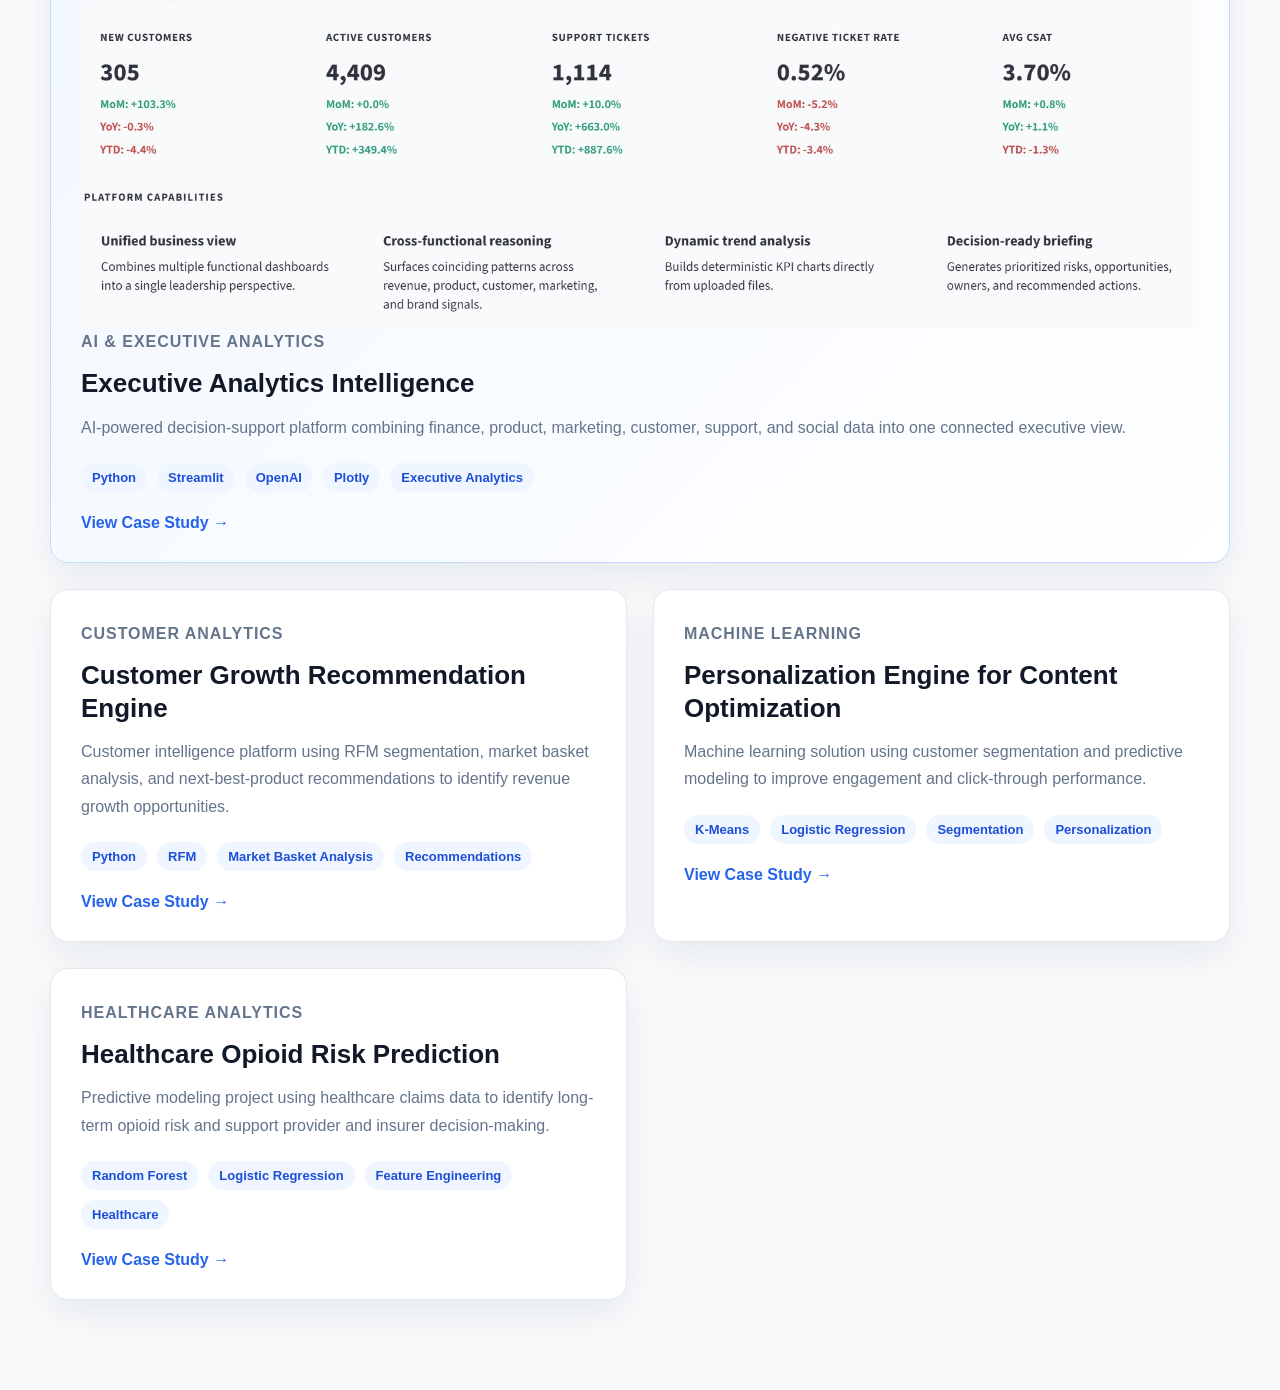
<file: projects/executive-analytics.html>
<!DOCTYPE html>
<html lang="en">

<head>
    <meta charset="UTF-8">
    <meta name="viewport" content="width=device-width, initial-scale=1.0">

    <<title>Executive Analytics Intelligence | Paromita Das</title>

    <link rel="stylesheet" href="../style.css">
</head>

<body>

<header class="site-header">
    <nav class="navbar">
        <a class="logo" href="../index.html">Paromita Das</a>

        <div class="nav-links">
            <a href="../index.html#projects">Projects</a>
            <!--
            <a href="../index.html#industries">Industries</a>
            <a href="../index.html#about">About</a>
            -->
            <a href="../index.html#skills">Skills</a>
            <a href="../Paromita Das_Resume.pdf" target="_blank">Resume</a>
            <a href="https://github.com/romy0806" target="_blank">GitHub</a>
        </div>
    </nav>
</header>

    <main>
        <section class="hero">

            <div class="hero-content">
                <p class="eyebrow">Featured Project</p>

                <h1>Executive Analytics Intelligence</h1>

                <p class="professional-title">
                    AI-Powered Executive Decision Support Platform
                </p>

                <h2>
                    One AI-powered platform that brings Finance, Product, Marketing, Customer, Support and Social Media into a single executive decision workspace.
                </h2>

                <p class="hero-description">
                    Built using Python, Streamlit, Plotly, OpenAI, and advanced analytics
                    to help business leaders monitor KPIs, identify performance drivers,
                    and generate executive-ready summaries in seconds.
                </p>

                <div class="hero-buttons">
                    <a class="button button-primary" 
                       href="#features">
                        Explore Case Study
                    </a>

                    <a
                        class="button button-secondary"
                        href="https://github.com/romy0806/executive-analytics-agent"
                        target="_blank"
                    >
                        View GitHub
                    </a>
                </div>
            </div>

            <div class="hero-image">
    <img src="../images/profile.png" alt="Paromita Das" class="profile-photo">
</div>

</section>
<section class="case-study" id="features">

    <div class="container">

        <p class="section-label">BUSINESS CHALLENGE</p>

        <h2>Why This Project?</h2>
            <h3>The Problem</h3>
              <p>
                  Executive teams often rely on separate dashboards for Finance, Marketing, Product, Customer, Support, and Social Media. While each dashboard provides valuable information, they rarely connect the full business story, making it difficult to identify performance drivers and make timely, data-driven decisions.
             </p>
            <h3>The Goal</h3>

               <p>
                 The goal of this project was to build an AI-powered executive decision support platform that consolidates cross-functional business metrics into a single interactive application. Beyond visualization, the platform uses generative AI to automatically summarize KPI trends, highlight emerging risks, and generate executive-ready business briefings.
              </p>

    </div>
</section>
<section class="case-study">

    <div class="container">

        <p class="section-label">SOLUTION OVERVIEW</p>

        <h2>How the Platform Works</h2>

        <p>
            Executive Analytics Intelligence brings together data from Finance, Product, Marketing, Customer, Support, and Social Media into a single interactive dashboard. Instead of reviewing multiple disconnected reports, business leaders can monitor enterprise KPIs, explore trends, and understand cross-functional performance from one centralized application.
        </p>

        <p>
            The platform also incorporates Generative AI to transform dashboard metrics into executive-ready narratives. AI-generated briefings summarize key business changes, identify emerging risks, highlight growth opportunities, and provide concise recommendations that accelerate executive decision-making.
        </p>

    </div>

</section>
<section class="case-study" id="features">

    <div class="container">

        <p class="section-label">KEY FEATURES</p>

        <h2>Platform Capabilities</h2>

        <div class="feature-grid">

            <div class="feature-card">
                <h3>📊 Unified KPI Dashboard</h3>
                <p>
                    Consolidates Finance, Product, Marketing, Customer, Support, and Social Media metrics into a single executive view.
                </p>
            </div>

            <div class="feature-card">
                <h3>🤖 AI Executive Briefings</h3>
                <p>
                    Automatically generates executive-ready summaries, identifies business risks, and highlights growth opportunities.
                </p>
            </div>

            <div class="feature-card">
                <h3>📈 Interactive Trend Analysis</h3>
                <p>
                    Visualize KPI trends over time and quickly identify changes in business performance.
                </p>
            </div>

            <div class="feature-card">
                <h3>📁 Flexible Data Upload</h3>
                <p>
                    Upload Excel or CSV reporting files to analyze new business data without changing the application.
                </p>
            </div>

        </div>

    </div>

</section>

<section class="case-study">

    <div class="container">

        <p class="section-label">AI EXECUTIVE BRIEFING</p>

        <h2>Turning KPIs Into Executive-Ready Insights</h2>

        <p>
            The platform uses generative AI to translate cross-functional business metrics into concise executive summaries. It highlights key performance changes, emerging risks, growth opportunities, and recommended actions so leaders can move from dashboard review to decision-making more quickly.
        </p>

        <img
            src="../images/executive-ai-briefing.jpg"
            alt="AI-generated executive briefing"
            class="case-study-image"
        >

    </div>

</section>

</section>

<!-- BUSINESS IMPACT -->

<section class="case-study">

    <div class="container">

        <p class="section-label">BUSINESS IMPACT</p>

        <h2>From Dashboards to Executive Decisions</h2>

        <p>
            Executive Analytics Intelligence enables leaders to move beyond
            reporting by consolidating enterprise KPIs, automating executive
            summaries, and surfacing actionable business insights. Rather than
            reviewing disconnected dashboards, decision-makers can quickly
            understand what changed, why it matters, and where attention is
            needed.
        </p>

        <div class="impact-grid">

            <div class="impact-card">
                <h3>Unified Executive View</h3>
                <p>
                    Combines Finance, Product, Marketing, Customer, Support,
                    and Social Media into one connected business view.
                </p>
            </div>

            <div class="impact-card">
                <h3>AI-Powered Decision Support</h3>
                <p>
                    Automatically summarizes KPI changes, identifies risks,
                    highlights opportunities, and recommends next actions.
                </p>
            </div>

            <div class="impact-card">
                <h3>Reduced Manual Reporting</h3>
                <p>
                    Streamlines recurring executive reporting and helps
                    leadership spend more time making decisions rather than
                    compiling information.
                </p>
            </div>

        </div>

    </div>

</section>

<!-- TECHNOLOGY STACK -->

<section class="case-study">

    <div class="container">

        <p class="section-label">TECHNOLOGY STACK</p>

        <h2>Tools Behind the Platform</h2>

        <p>
            The application combines data processing, interactive visualization,
            and generative AI to create a flexible executive analytics workflow.
        </p>

        <div class="tech-grid">

            <div class="tech-card">
                <h3>Python</h3>
                <p>Data processing, business logic, and application development.</p>
            </div>

            <div class="tech-card">
                <h3>Streamlit</h3>
                <p>Interactive web application and executive dashboard interface.</p>
            </div>

            <div class="tech-card">
                <h3>Pandas</h3>
                <p>Data cleaning, transformation, and KPI calculations.</p>
            </div>

            <div class="tech-card">
                <h3>Plotly</h3>
                <p>Interactive trend charts and business performance visualization.</p>
            </div>

            <div class="tech-card">
                <h3>OpenAI</h3>
                <p>Executive briefing generation and business insight synthesis.</p>
            </div>

            <div class="tech-card">
                <h3>LangChain</h3>
                <p>Prompt orchestration and AI workflow integration.</p>
            </div>

        </div>

    </div>

</section>


<!-- FUTURE ROADMAP -->

<section class="case-study roadmap-section">

    <div class="container">

        <p class="section-label">FUTURE ROADMAP</p>

        <h2>What Comes Next</h2>

        <div class="roadmap-grid">

            <div class="roadmap-card">
                <span>01</span>
                <h3>Conversational Analytics</h3>
                <p>
                    Add natural-language questions so leaders can explore KPIs
                    and business drivers through an executive analytics chatbot.
                </p>
            </div>

            <div class="roadmap-card">
                <span>02</span>
                <h3>Automated Data Pipelines</h3>
                <p>
                    Connect cloud data sources and scheduled pipelines to reduce
                    manual uploads and enable recurring reporting.
                </p>
            </div>

            <div class="roadmap-card">
                <span>03</span>
                <h3>Predictive Decision Support</h3>
                <p>
                    Introduce forecasting, anomaly detection, and scenario
                    modeling to support proactive business planning.
                </p>
            </div>

        </div>

    </div>

</section>


<!-- GITHUB CTA -->

<section class="project-cta">

    <div class="container project-cta-content">

        <p class="section-label">EXPLORE THE PROJECT</p>

        <h2>View the Code and Project Documentation</h2>

        <p>
            Explore the source code, demo assets, technical documentation,
            and release history on GitHub.
        </p>

        <a
            href="https://github.com/romy0806/executive-analytics-agent"
            target="_blank"
            class="button button-primary"
        >
            View Project on GitHub
        </a>

    </div>

</section>

<section class="projects-section" id="projects">

    <div class="section-heading">
        <p class="section-label">Featured Work</p>
        <h2>Analytics, Machine Learning, and AI Projects</h2>
        <p>
            Selected projects demonstrating business problem-solving,
            technical execution, and executive decision support.
        </p>
    </div>

    <div class="projects-grid">

        <article class="project-card project-card-featured">
                <img
        src="../images/executive-dashboard.jpg"
        alt="Executive Analytics Intelligence dashboard"
        class="project-image"
    >

            <div class="project-content">
                <p class="project-type">AI & Executive Analytics</p>

                <h3>Executive Analytics Intelligence</h3>

                <p>
                    AI-powered decision-support platform combining finance,
                    product, marketing, customer, support, and social data
                    into one connected executive view.
                </p>

                <div class="project-tags">
                    <span>Python</span>
                    <span>Streamlit</span>
                    <span>OpenAI</span>
                    <span>Plotly</span>
                    <span>Executive Analytics</span>
                </div>

                <a href="projects/executive-analytics.html" class="project-link">
                    View Case Study →
                </a>
            </div>
        </article>

        <article class="project-card">
            <div class="project-content">
                <p class="project-type">Customer Analytics</p>

                <h3>Customer Growth Recommendation Engine</h3>

                <p>
                    Customer intelligence platform using RFM segmentation,
                    market basket analysis, and next-best-product recommendations
                    to identify revenue growth opportunities.
                </p>

                <div class="project-tags">
                    <span>Python</span>
                    <span>RFM</span>
                    <span>Market Basket Analysis</span>
                    <span>Recommendations</span>
                </div>

                <a href="projects/customer-growth.html" class="project-link">
                    View Case Study →
                </a>
            </div>
        </article>

        <article class="project-card">
            <div class="project-content">
                <p class="project-type">Machine Learning</p>

                <h3>Personalization Engine for Content Optimization</h3>

                <p>
                    Machine learning solution using customer segmentation
                    and predictive modeling to improve engagement and
                    click-through performance.
                </p>

                <div class="project-tags">
                    <span>K-Means</span>
                    <span>Logistic Regression</span>
                    <span>Segmentation</span>
                    <span>Personalization</span>
                </div>

                <a href="projects/personalization.html" class="project-link">
                    View Case Study →
                </a>
            </div>
        </article>

        <article class="project-card">
            <div class="project-content">
                <p class="project-type">Healthcare Analytics</p>

                <h3>Healthcare Opioid Risk Prediction</h3>

                <p>
                    Predictive modeling project using healthcare claims data
                    to identify long-term opioid risk and support provider
                    and insurer decision-making.
                </p>

                <div class="project-tags">
                    <span>Random Forest</span>
                    <span>Logistic Regression</span>
                    <span>Feature Engineering</span>
                    <span>Healthcare</span>
                </div>

                <a href="projects/healthcare.html" class="project-link">
                    View Case Study →
                </a>
            </div>
        </article>

    </div>

</section>

</main>

</body>

</html>
</file>
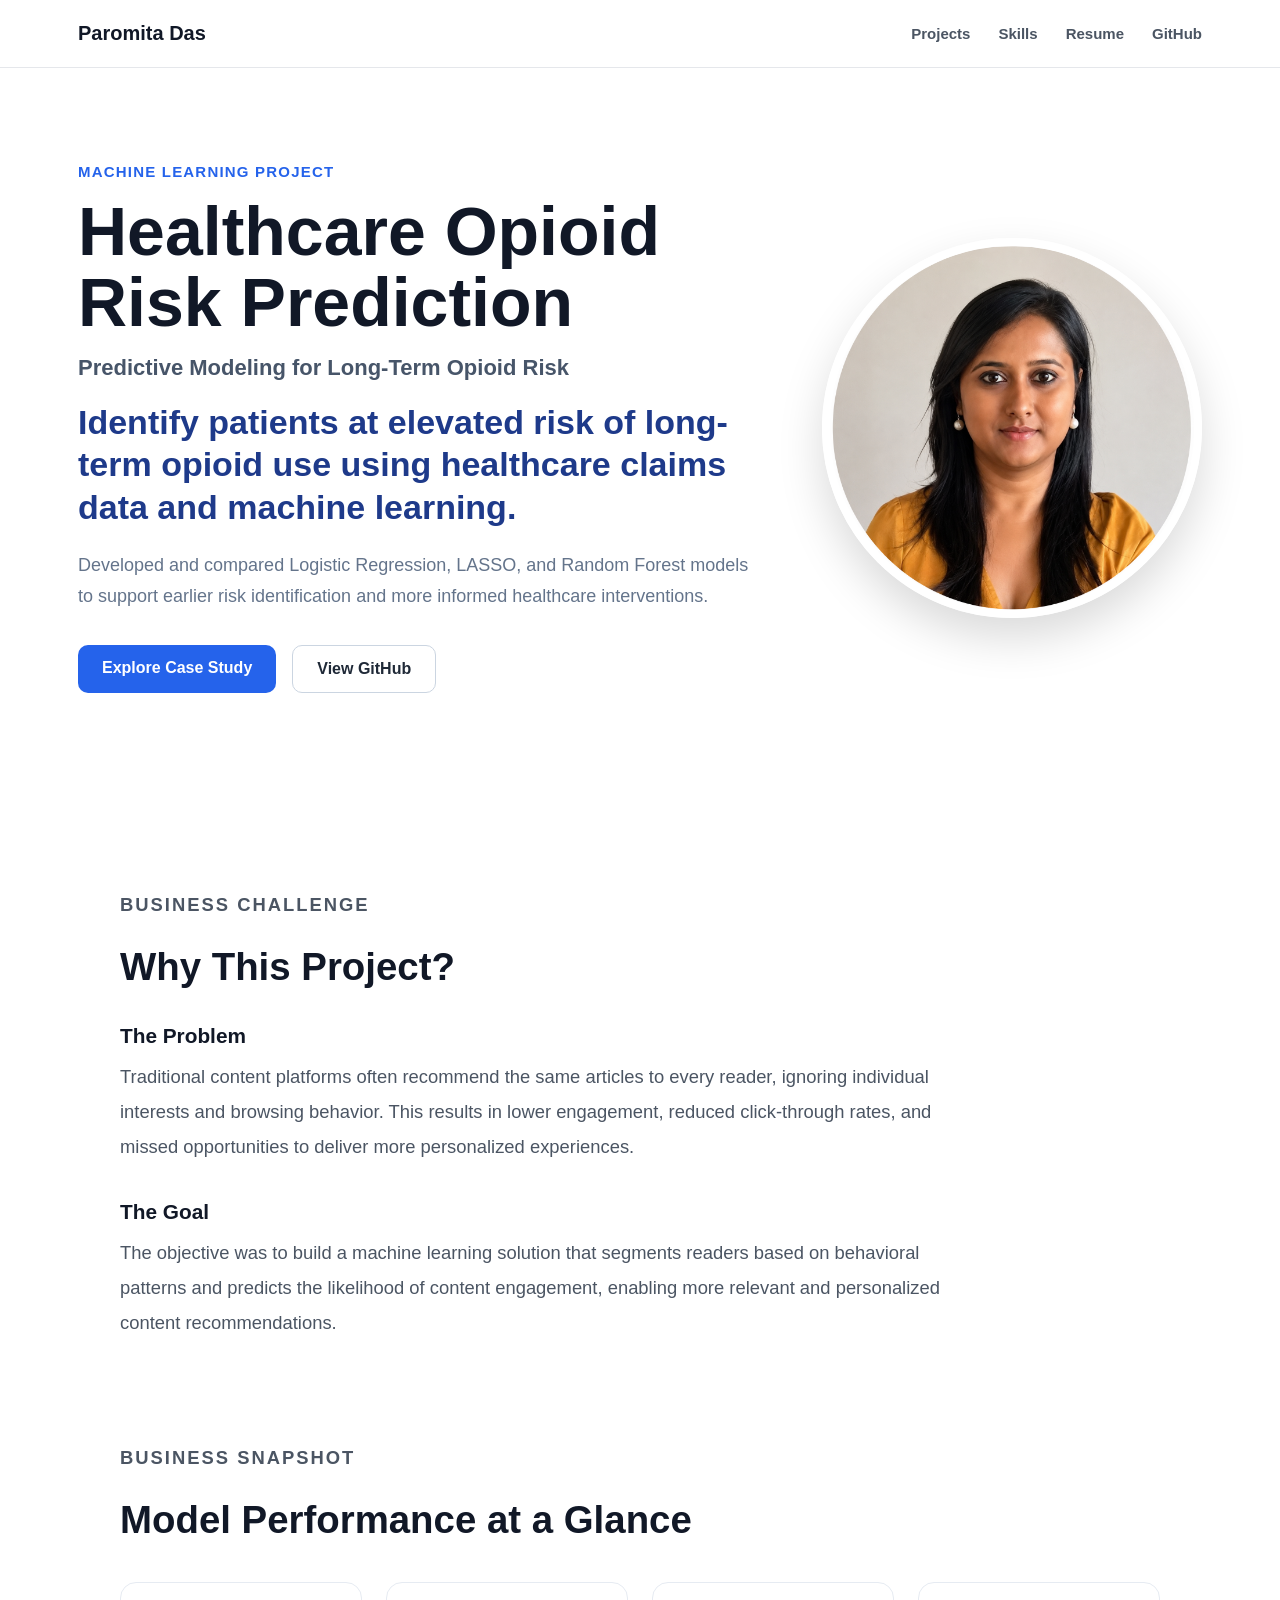
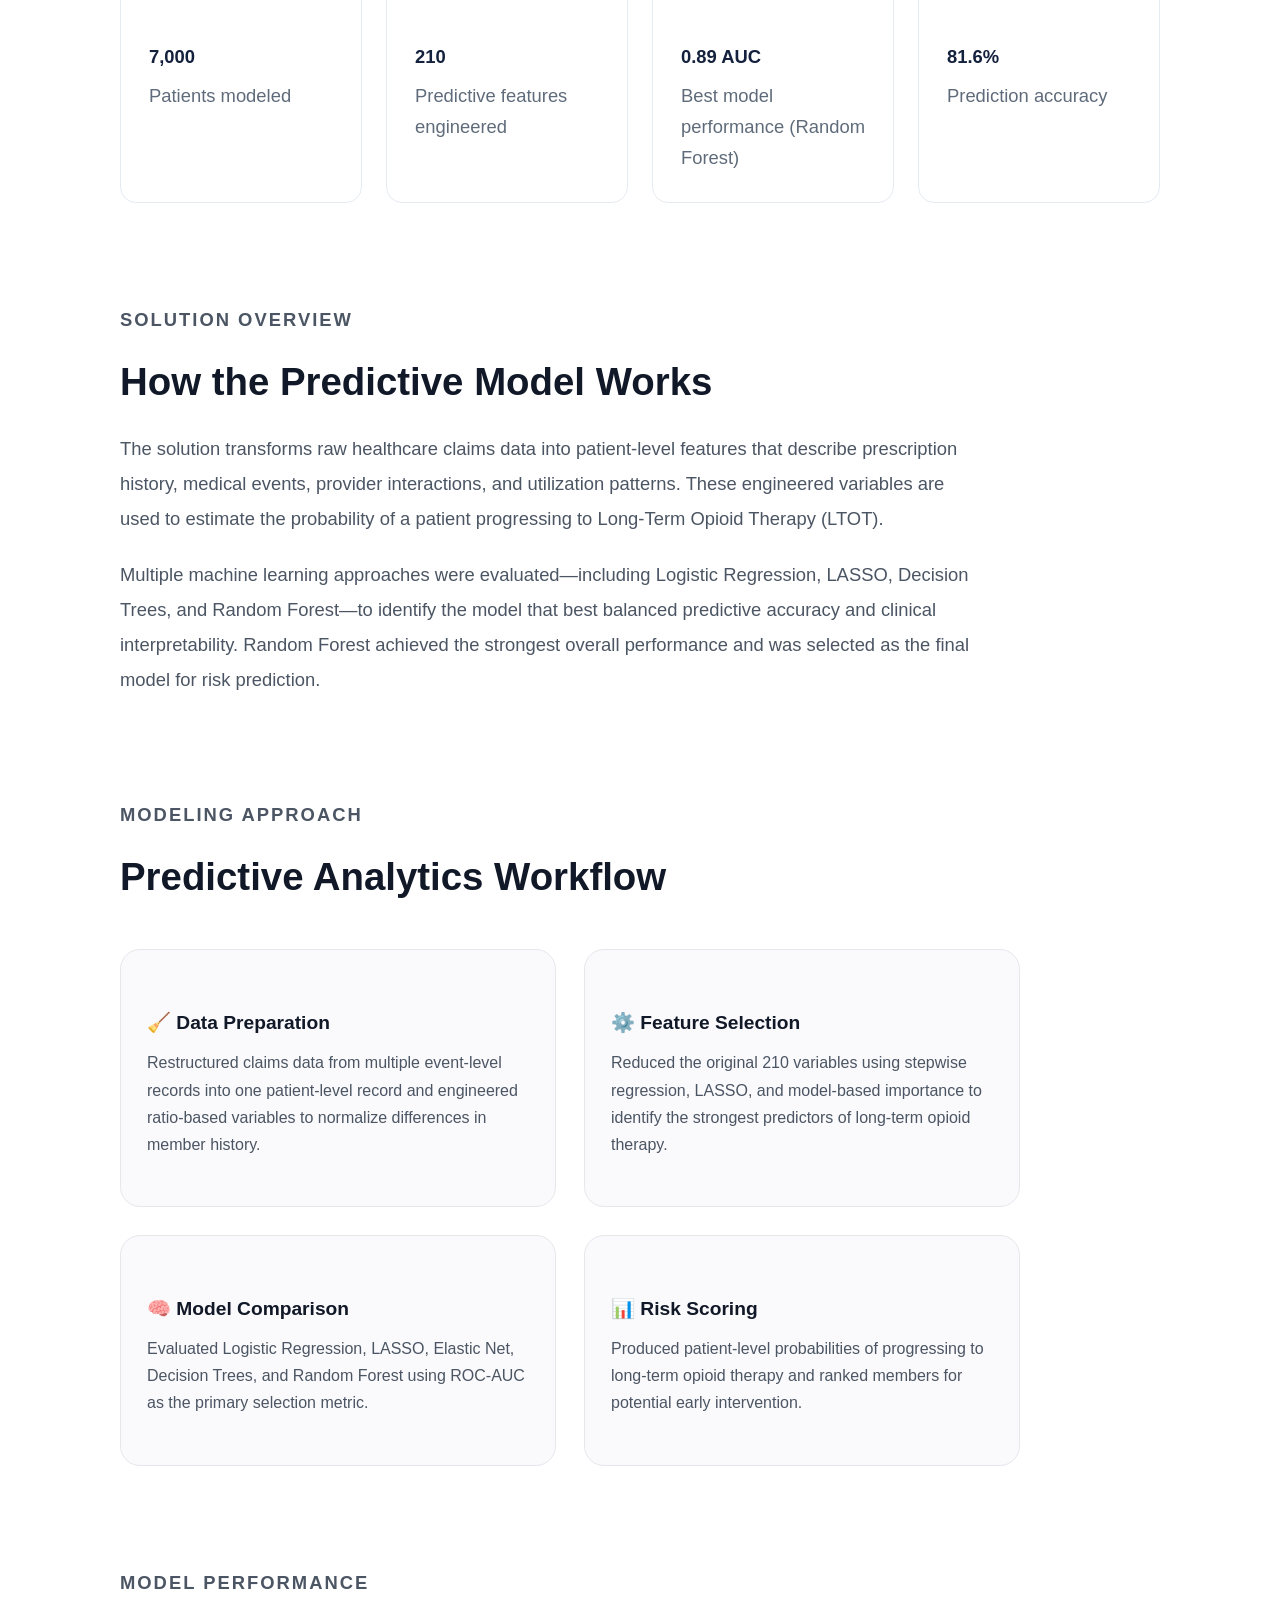
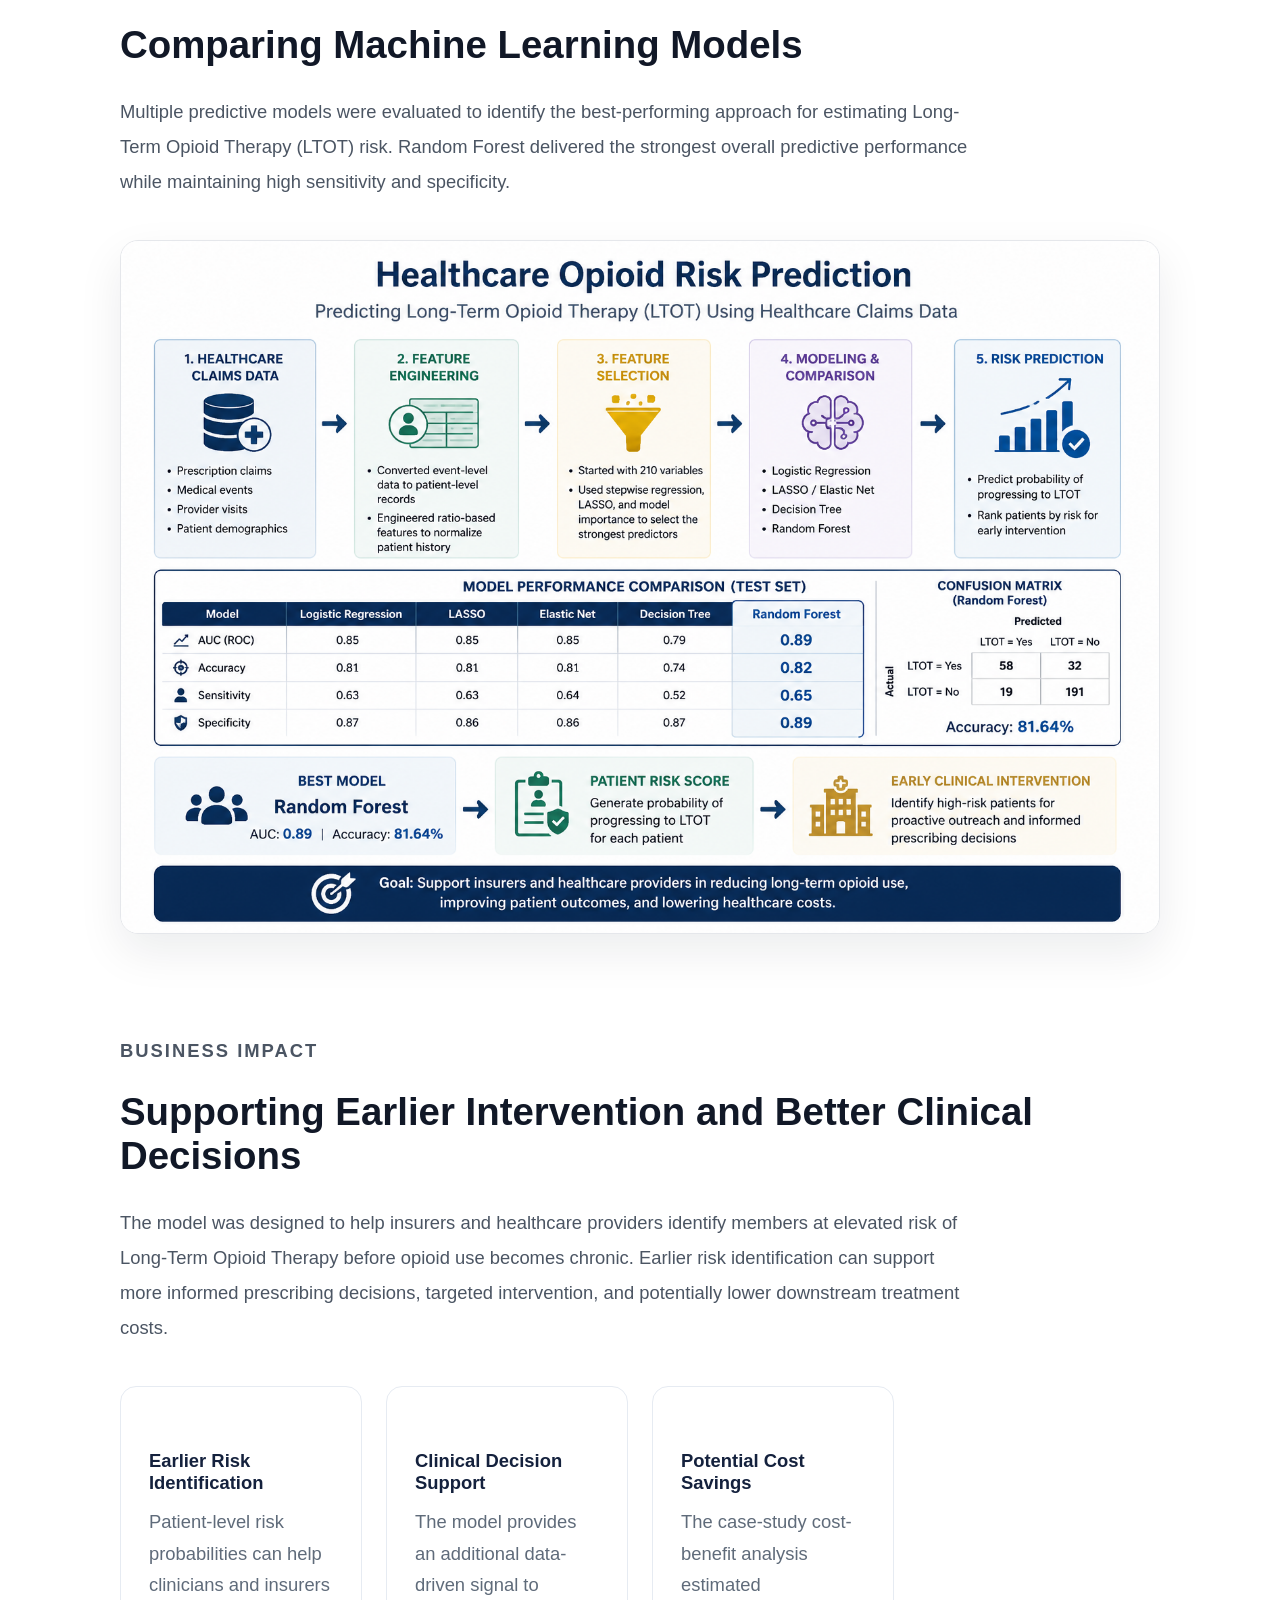
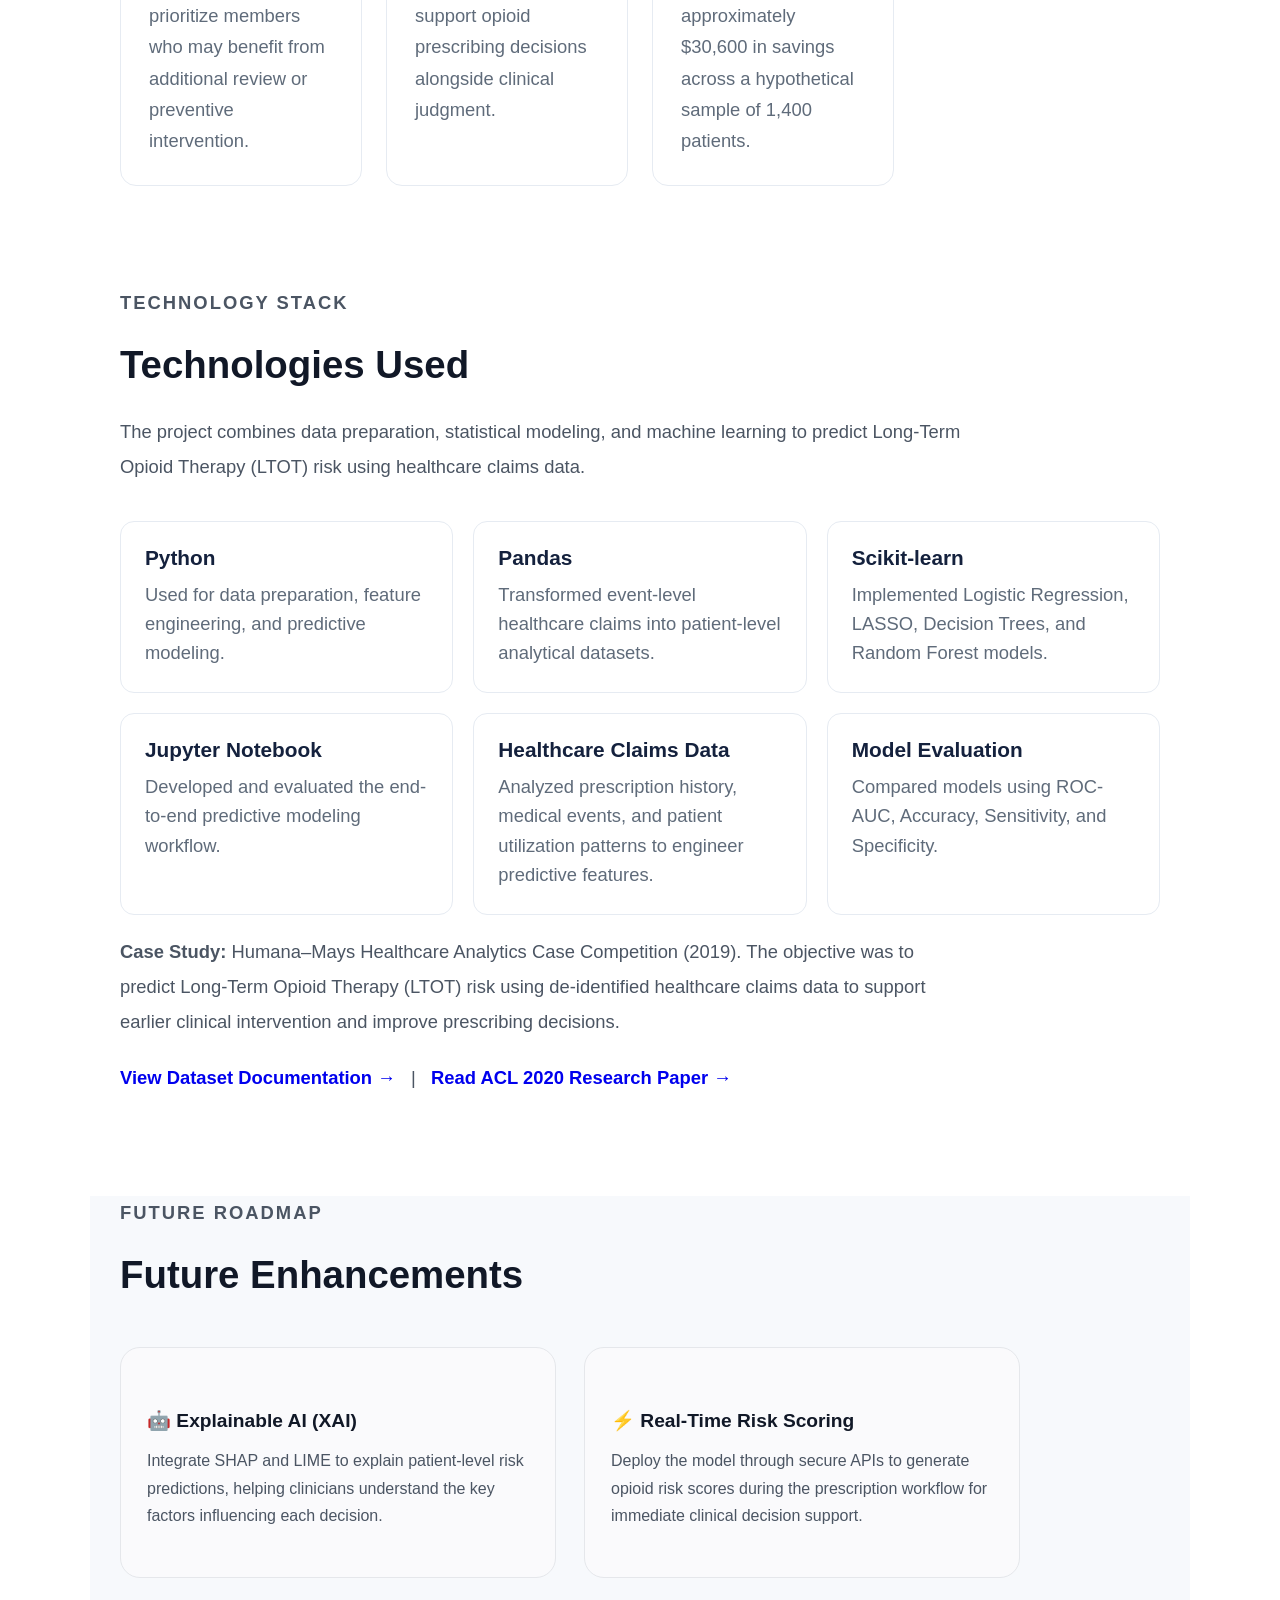
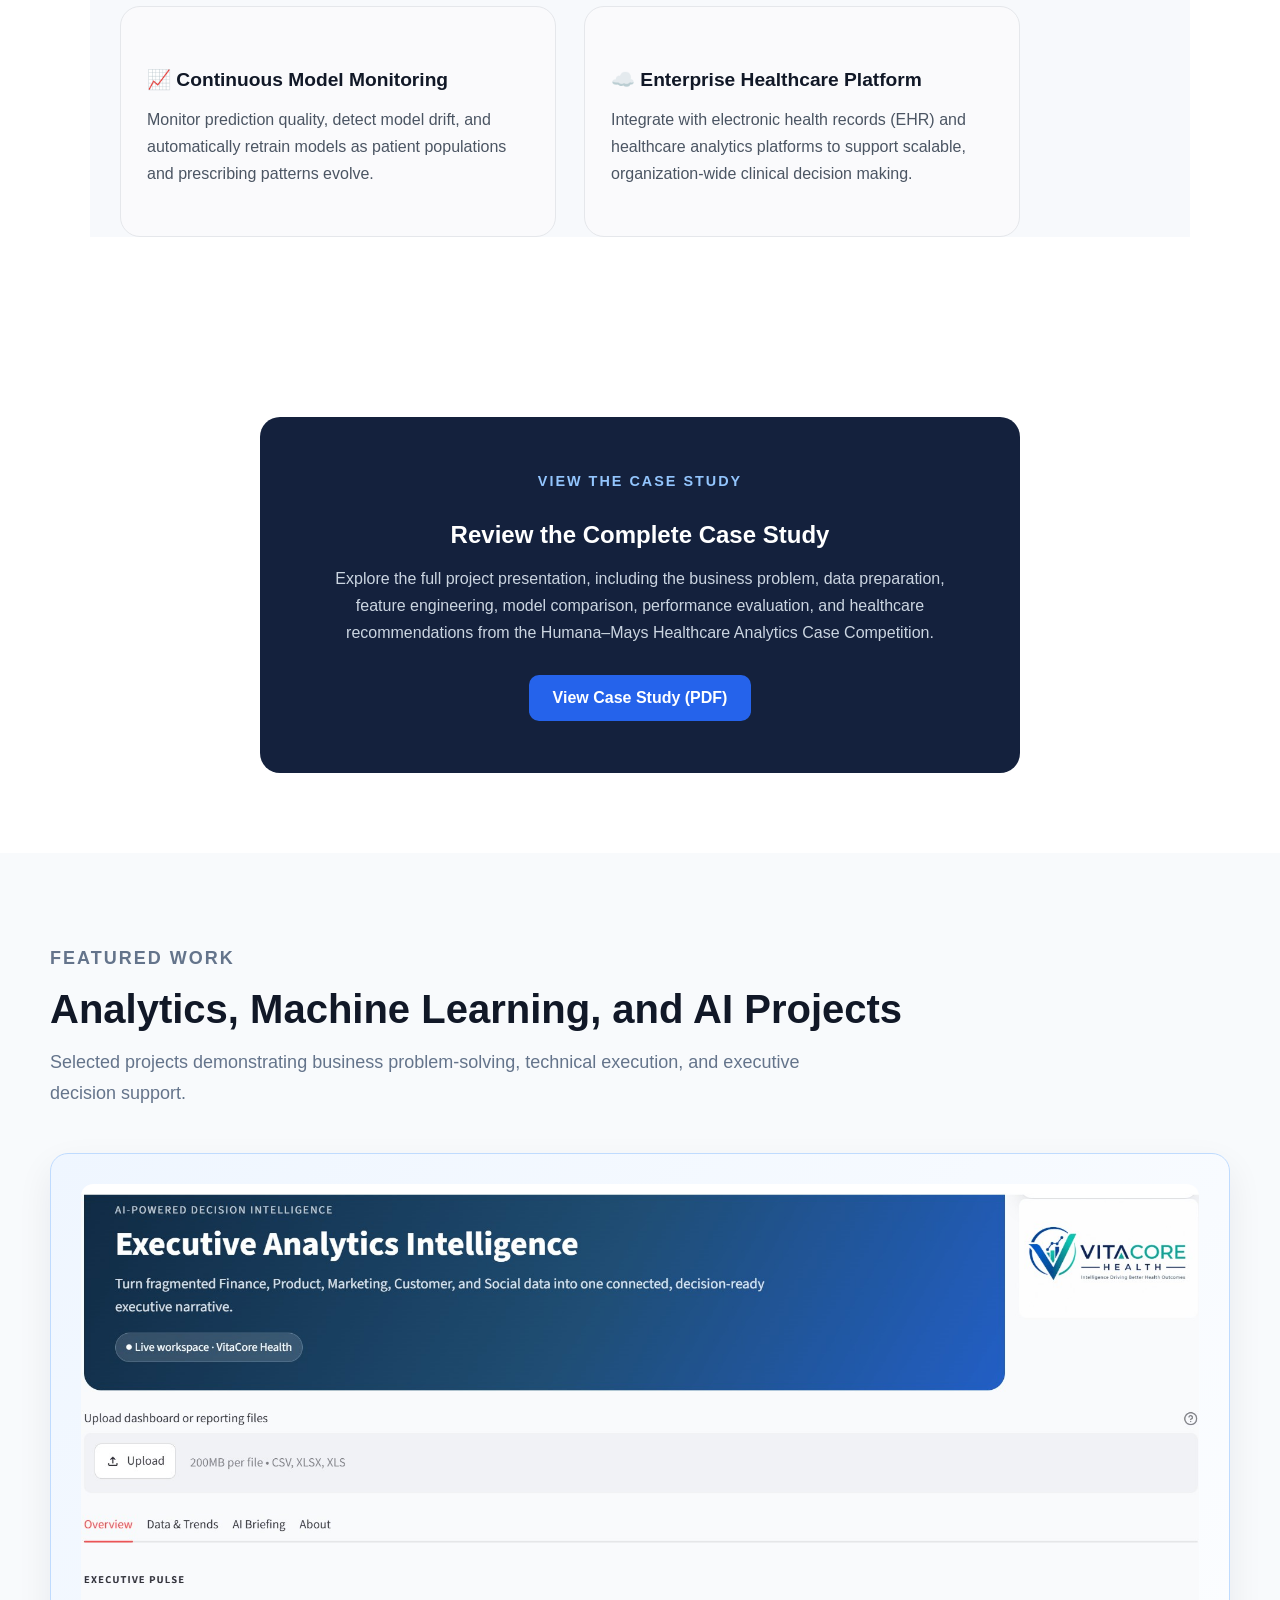
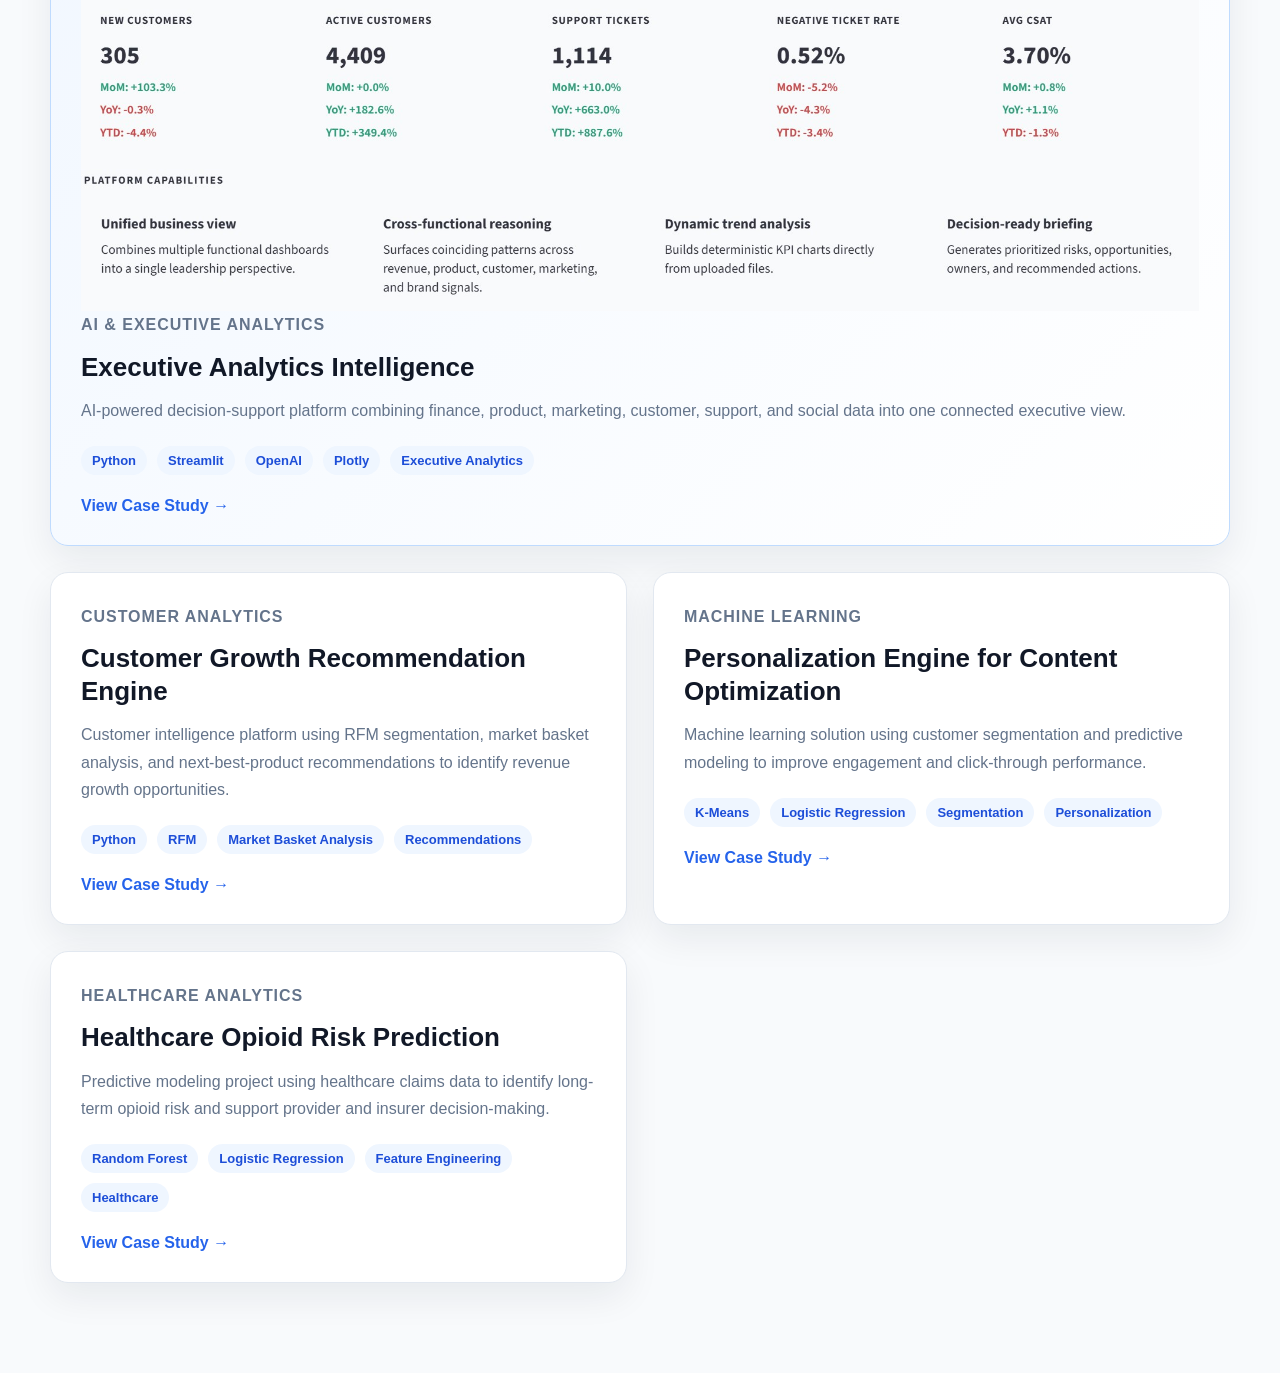
<file: projects/healthcare.html>
<!DOCTYPE html>
<html lang="en">

<head>
    <meta charset="UTF-8">
    <meta name="viewport" content="width=device-width, initial-scale=1.0">

    <title>Healthcare Opioid Risk Prediction | Paromita Das</title>

    <link rel="stylesheet" href="../style.css">
</head>

<body>

<header class="site-header">
    <nav class="navbar">
        <a class="logo" href="../index.html">Paromita Das</a>

        <div class="nav-links">
            <a href="../index.html#projects">Projects</a>
            <!--
            <a href="../index.html#industries">Industries</a>
            <a href="../index.html#about">About</a>
            -->
            <a href="../index.html#skills">Skills</a>
            <a href="../Paromita Das_Resume.pdf" target="_blank">Resume</a>
            <a href="https://github.com/romy0806" target="_blank">GitHub</a>
        </div>
    </nav>
</header>

    <main>
        <section class="hero">

            <div class="hero-content">
                <p class="eyebrow">MACHINE LEARNING PROJECT</p>

                <h1>Healthcare Opioid Risk Prediction</h1>

                <p class="professional-title">
                    Predictive Modeling for Long-Term Opioid Risk
                </p>

                <h2>
                    Identify patients at elevated risk of long-term opioid use using healthcare claims data and machine learning.

                </h2>

                <p class="hero-description">
                    Developed and compared Logistic Regression, LASSO, and Random Forest models to support earlier risk identification and more informed healthcare interventions.
                </p>

                <div class="hero-buttons">
                    <a class="button button-primary" 
                       href="#features">
                        Explore Case Study
                    </a>

                    <a
                        class="button button-secondary"
                        href="https://github.com/romy0806/personalization-engine-content-optimization"
                        target="_blank"
                    >
                        View GitHub
                    </a>
                </div>
            </div>

            <div class="hero-image">
    <img src="../images/profile.png" alt="Paromita Das" class="profile-photo">
</div>

</section>
<section class="case-study" id="features">

    <div class="container">

        <p class="section-label">BUSINESS CHALLENGE</p>

        <h2>Why This Project?</h2>

        <h3>The Problem</h3>
        <p>
            Traditional content platforms often recommend the same articles to every reader,
            ignoring individual interests and browsing behavior. This results in lower
            engagement, reduced click-through rates, and missed opportunities to deliver
            more personalized experiences.
        </p>

        <h3>The Goal</h3>
        <p>
            The objective was to build a machine learning solution that segments readers
            based on behavioral patterns and predicts the likelihood of content engagement,
            enabling more relevant and personalized content recommendations.
        </p>

    </div>

</section>

<section class="case-study">

    <div class="container">

        <p class="section-label">BUSINESS SNAPSHOT</p>

<h2>Model Performance at a Glance</h2>

<div class="impact-grid">

    <div class="impact-card">
        <h3>7,000</h3>
        <p>Patients modeled</p>
    </div>

    <div class="impact-card">
        <h3>210</h3>
        <p>Predictive features engineered</p>
    </div>

    <div class="impact-card">
        <h3>0.89 AUC</h3>
        <p>Best model performance (Random Forest)</p>
    </div>

    <div class="impact-card">
        <h3>81.6%</h3>
        <p>Prediction accuracy</p>
    </div>

</div>
</div>

</section>
<section class="case-study">

    <div class="container">

        <p class="section-label">SOLUTION OVERVIEW</p>

<h2>How the Predictive Model Works</h2>

<p>
The solution transforms raw healthcare claims data into patient-level features that describe prescription history, medical events, provider interactions, and utilization patterns. These engineered variables are used to estimate the probability of a patient progressing to Long-Term Opioid Therapy (LTOT).
</p>

<p>
Multiple machine learning approaches were evaluated—including Logistic Regression, LASSO, Decision Trees, and Random Forest—to identify the model that best balanced predictive accuracy and clinical interpretability. Random Forest achieved the strongest overall performance and was selected as the final model for risk prediction.
</p>

    </div>

</section>
<section class="case-study">

    <div class="container">

        <p class="section-label">MODELING APPROACH</p>

<h2>Predictive Analytics Workflow</h2>

<div class="feature-grid">

    <div class="feature-card">
        <h3>🧹 Data Preparation</h3>
        <p>
            Restructured claims data from multiple event-level records into one patient-level record and engineered ratio-based variables to normalize differences in member history.
        </p>
    </div>

    <div class="feature-card">
        <h3>⚙️ Feature Selection</h3>
        <p>
            Reduced the original 210 variables using stepwise regression, LASSO, and model-based importance to identify the strongest predictors of long-term opioid therapy.
        </p>
    </div>

    <div class="feature-card">
        <h3>🧠 Model Comparison</h3>
        <p>
            Evaluated Logistic Regression, LASSO, Elastic Net, Decision Trees, and Random Forest using ROC-AUC as the primary selection metric.
        </p>
    </div>

    <div class="feature-card">
        <h3>📊 Risk Scoring</h3>
        <p>
            Produced patient-level probabilities of progressing to long-term opioid therapy and ranked members for potential early intervention.
        </p>
    </div>

</div>

        </div>

</section>

<section class="case-study">

    <div class="container">

        <p class="section-label">MODEL PERFORMANCE</p>

<h2>Comparing Machine Learning Models</h2>

<p>
Multiple predictive models were evaluated to identify the best-performing approach for estimating Long-Term Opioid Therapy (LTOT) risk. Random Forest delivered the strongest overall predictive performance while maintaining high sensitivity and specificity.
</p>

        <img
    src="../images/healthcare-opioid-infographic.png"
    alt="Healthcare Opioid Risk Prediction Workflow"
    class="case-study-image"
>

    </div>

</section>


<!-- BUSINESS IMPACT -->

<section class="case-study">

    <div class="container">

      <p class="section-label">BUSINESS IMPACT</p>

<h2>Supporting Earlier Intervention and Better Clinical Decisions</h2>

<p>
The model was designed to help insurers and healthcare providers identify members
at elevated risk of Long-Term Opioid Therapy before opioid use becomes chronic.
Earlier risk identification can support more informed prescribing decisions,
targeted intervention, and potentially lower downstream treatment costs.
</p>

<div class="impact-grid">

    <div class="impact-card">
        <h3>Earlier Risk Identification</h3>
        <p>
            Patient-level risk probabilities can help clinicians and insurers prioritize
            members who may benefit from additional review or preventive intervention.
        </p>
    </div>

    <div class="impact-card">
        <h3>Clinical Decision Support</h3>
        <p>
            The model provides an additional data-driven signal to support opioid
            prescribing decisions alongside clinical judgment.
        </p>
    </div>

    <div class="impact-card">
        <h3>Potential Cost Savings</h3>
        <p>
            The case-study cost-benefit analysis estimated approximately $30,600
            in savings across a hypothetical sample of 1,400 patients.
        </p>
    </div>

</div>

        </div>


</section>

<!-- TECHNOLOGY STACK -->

<section class="case-study">

    <div class="container">

        <p class="section-label">TECHNOLOGY STACK</p>

<h2>Technologies Used</h2>

<p>
The project combines data preparation, statistical modeling, and machine learning
to predict Long-Term Opioid Therapy (LTOT) risk using healthcare claims data.
</p>

<div class="tech-grid">

    <div class="tech-card">
        <h3>Python</h3>
        <p>Used for data preparation, feature engineering, and predictive modeling.</p>
    </div>

    <div class="tech-card">
        <h3>Pandas</h3>
        <p>Transformed event-level healthcare claims into patient-level analytical datasets.</p>
    </div>

    <div class="tech-card">
        <h3>Scikit-learn</h3>
        <p>Implemented Logistic Regression, LASSO, Decision Trees, and Random Forest models.</p>
    </div>

    <div class="tech-card">
        <h3>Jupyter Notebook</h3>
        <p>Developed and evaluated the end-to-end predictive modeling workflow.</p>
    </div>

    <div class="tech-card">
        <h3>Healthcare Claims Data</h3>
        <p>Analyzed prescription history, medical events, and patient utilization patterns to engineer predictive features.</p>
    </div>

    <div class="tech-card">
        <h3>Model Evaluation</h3>
        <p>Compared models using ROC-AUC, Accuracy, Sensitivity, and Specificity.</p>
    </div>

</div>

<p class="project-note">
<strong>Case Study:</strong> Humana–Mays Healthcare Analytics Case Competition (2019). The objective was to predict Long-Term Opioid Therapy (LTOT) risk using de-identified healthcare claims data to support earlier clinical intervention and improve prescribing decisions.
</p>

<p class="project-note">
<a href="https://msnews.github.io/" target="_blank">
View Dataset Documentation →
</a>
&nbsp;&nbsp;|&nbsp;&nbsp;
<a href="https://aclanthology.org/2020.acl-main.331/" target="_blank">
Read ACL 2020 Research Paper →
</a>
</p>
    </div>

</section>




<!-- FUTURE ROADMAP -->

<section class="case-study roadmap-section">

    <div class="container">

    <p class="section-label">FUTURE ROADMAP</p>

<h2>Future Enhancements</h2>

<div class="feature-grid">

    <div class="feature-card">
        <h3>🤖 Explainable AI (XAI)</h3>
        <p>
            Integrate SHAP and LIME to explain patient-level risk predictions,
            helping clinicians understand the key factors influencing each decision.
        </p>
    </div>

    <div class="feature-card">
        <h3>⚡ Real-Time Risk Scoring</h3>
        <p>
            Deploy the model through secure APIs to generate opioid risk scores
            during the prescription workflow for immediate clinical decision support.
        </p>
    </div>

    <div class="feature-card">
        <h3>📈 Continuous Model Monitoring</h3>
        <p>
            Monitor prediction quality, detect model drift, and automatically
            retrain models as patient populations and prescribing patterns evolve.
        </p>
    </div>

    <div class="feature-card">
        <h3>☁️ Enterprise Healthcare Platform</h3>
        <p>
            Integrate with electronic health records (EHR) and healthcare analytics
            platforms to support scalable, organization-wide clinical decision making.
        </p>
    </div>

</div>

    </div>

</section>


<!-- GITHUB CTA -->

<section class="project-cta">

    <div class="container project-cta-content">

        <p class="section-label">VIEW THE CASE STUDY</p>

        <h2>Review the Complete Case Study</h2>

        <p>
            Explore the full project presentation, including the business problem,
            data preparation, feature engineering, model comparison, performance
            evaluation, and healthcare recommendations from the Humana–Mays
            Healthcare Analytics Case Competition.
        </p>

        <a
            href="../files/humana-opioid-risk-case-study.pdf"
            target="_blank"
            class="button button-primary"
        >
            View Case Study (PDF)
        </a>

    </div>

</section>

<section class="projects-section" id="projects">

    <div class="section-heading">
        <p class="section-label">Featured Work</p>
        <h2>Analytics, Machine Learning, and AI Projects</h2>
        <p>
            Selected projects demonstrating business problem-solving,
            technical execution, and executive decision support.
        </p>
    </div>

    <div class="projects-grid">

        <article class="project-card project-card-featured">
                <img
        src="../images/executive-dashboard.jpg"
        alt="Executive Analytics Intelligence dashboard"
        class="project-image"
    >

            <div class="project-content">
                <p class="project-type">AI & Executive Analytics</p>

                <h3>Executive Analytics Intelligence</h3>

                <p>
                    AI-powered decision-support platform combining finance,
                    product, marketing, customer, support, and social data
                    into one connected executive view.
                </p>

                <div class="project-tags">
                    <span>Python</span>
                    <span>Streamlit</span>
                    <span>OpenAI</span>
                    <span>Plotly</span>
                    <span>Executive Analytics</span>
                </div>

                <a href="executive-analytics.html" class="project-link">
                    View Case Study →
                </a>
            </div>
        </article>

        <article class="project-card">
            <div class="project-content">
                <p class="project-type">Customer Analytics</p>

                <h3>Customer Growth Recommendation Engine</h3>

                <p>
                    Customer intelligence platform using RFM segmentation,
                    market basket analysis, and next-best-product recommendations
                    to identify revenue growth opportunities.
                </p>

                <div class="project-tags">
                    <span>Python</span>
                    <span>RFM</span>
                    <span>Market Basket Analysis</span>
                    <span>Recommendations</span>
                </div>

                <a href="customer-growth.html" class="project-link">
                    View Case Study →
                </a>
            </div>
        </article>

        <article class="project-card">
            <div class="project-content">
                <p class="project-type">Machine Learning</p>

                <h3>Personalization Engine for Content Optimization</h3>

                <p>
                    Machine learning solution using customer segmentation
                    and predictive modeling to improve engagement and
                    click-through performance.
                </p>

                <div class="project-tags">
                    <span>K-Means</span>
                    <span>Logistic Regression</span>
                    <span>Segmentation</span>
                    <span>Personalization</span>
                </div>

                <a href="personalization.html" class="project-link">
                    View Case Study →
                </a>
            </div>
        </article>

        <article class="project-card">
            <div class="project-content">
                <p class="project-type">Healthcare Analytics</p>

                <h3>Healthcare Opioid Risk Prediction</h3>

                <p>
                    Predictive modeling project using healthcare claims data
                    to identify long-term opioid risk and support provider
                    and insurer decision-making.
                </p>

                <div class="project-tags">
                    <span>Random Forest</span>
                    <span>Logistic Regression</span>
                    <span>Feature Engineering</span>
                    <span>Healthcare</span>
                </div>

                <a href="healthcare.html" class="project-link">
                    View Case Study →
                </a>
            </div>
        </article>

    </div>

</section>

</main>

</body>

</html>
</file>
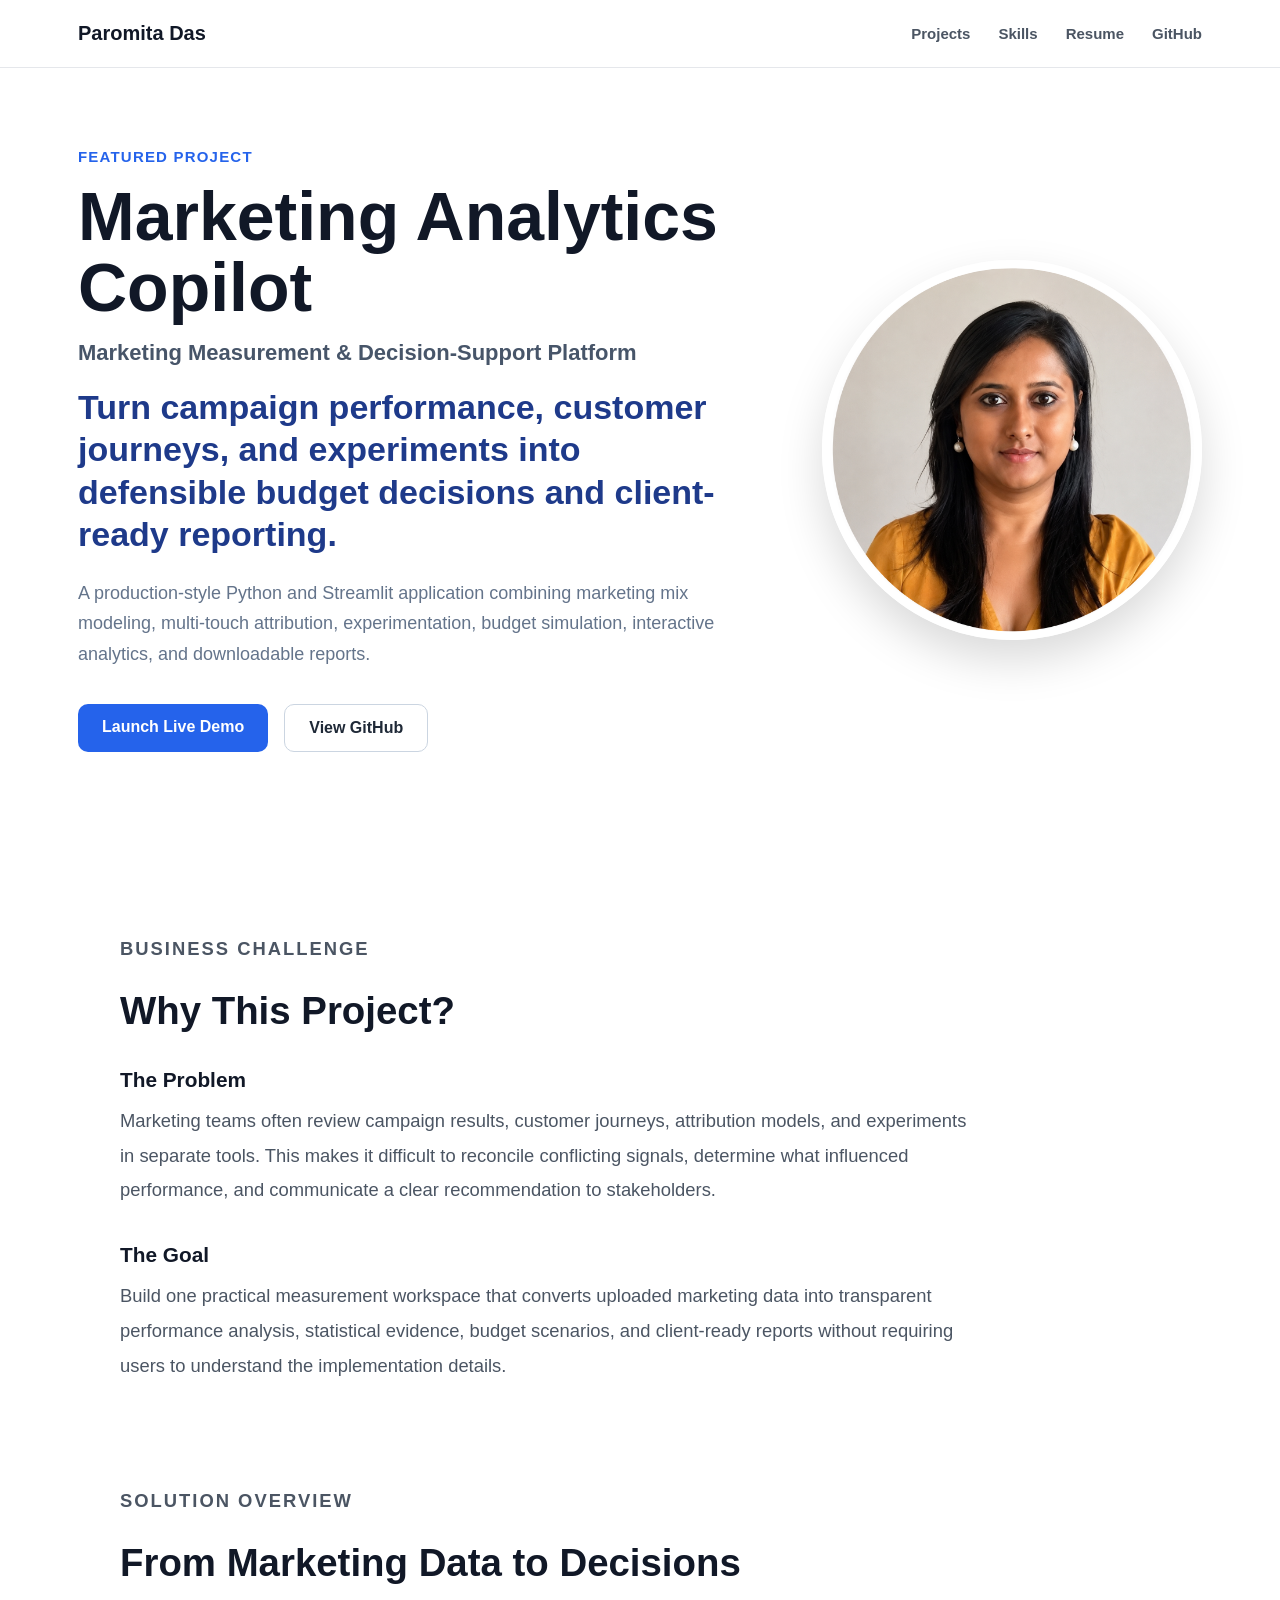
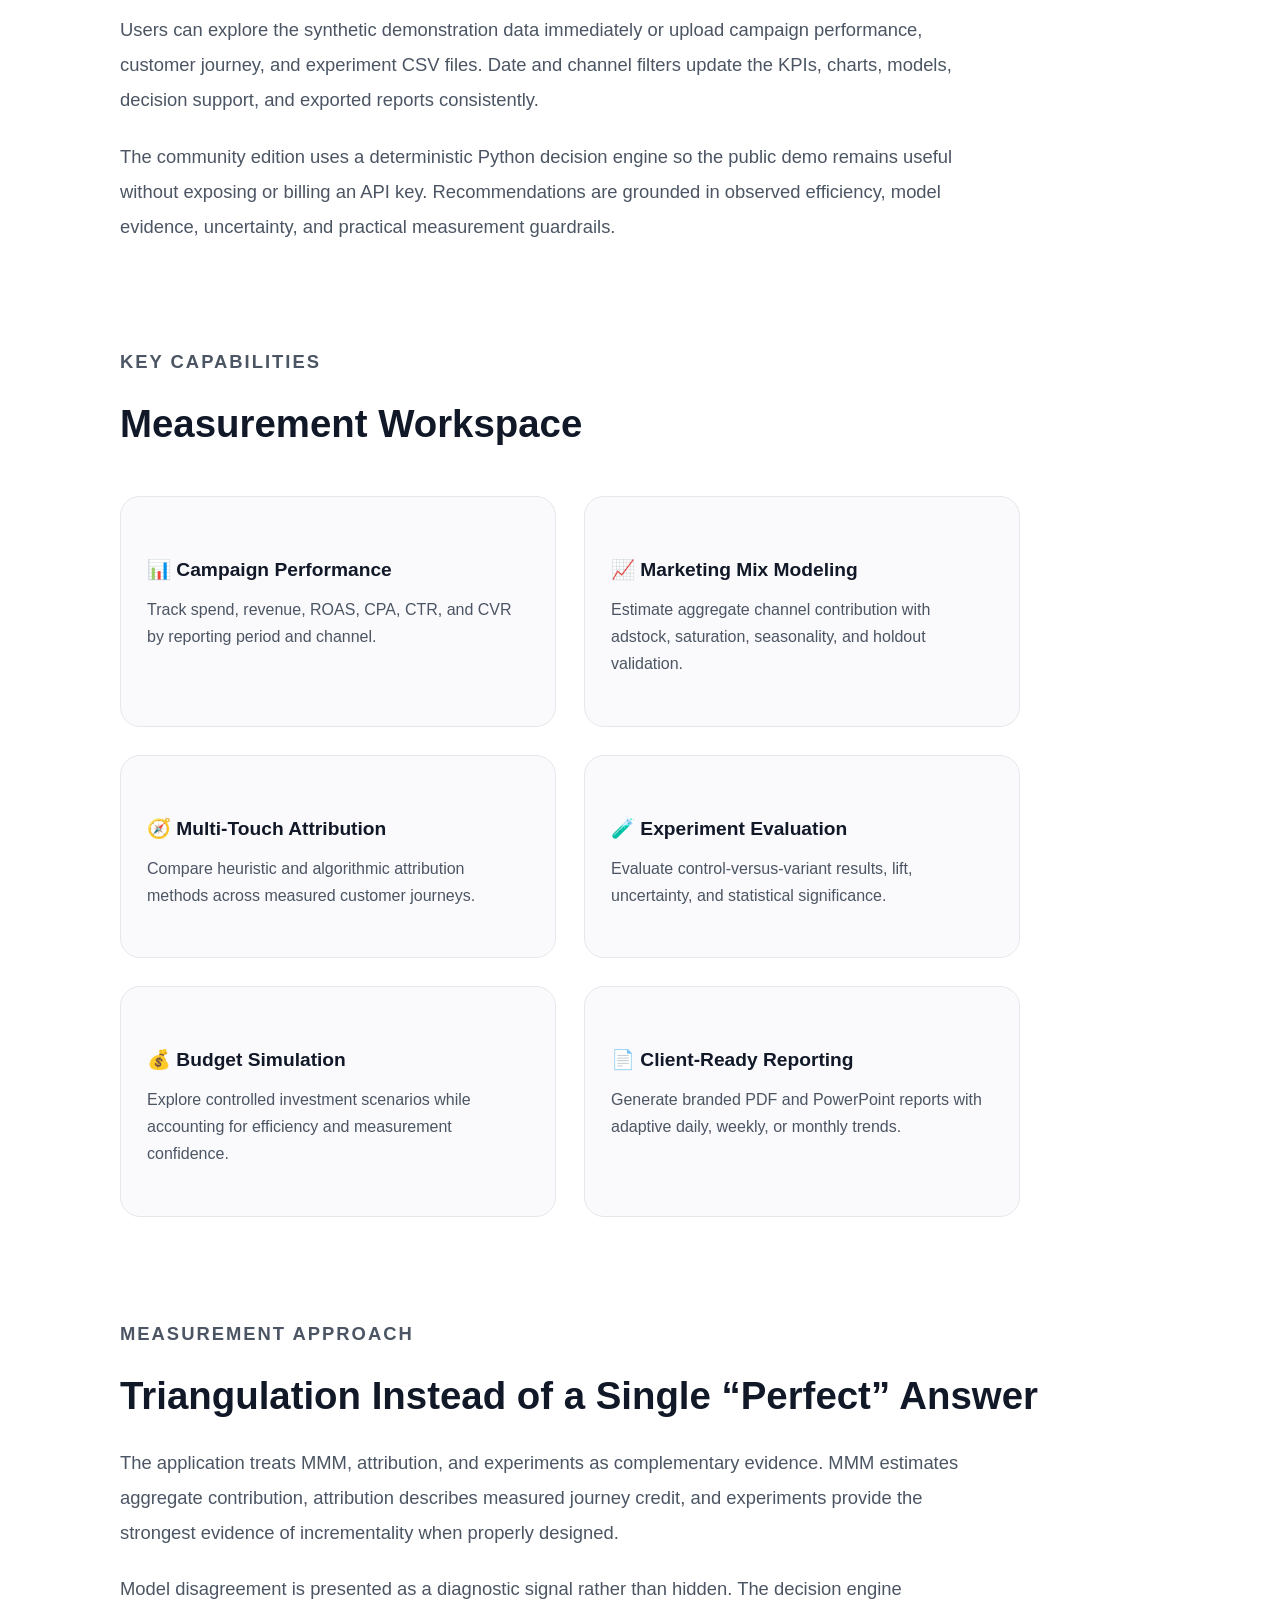
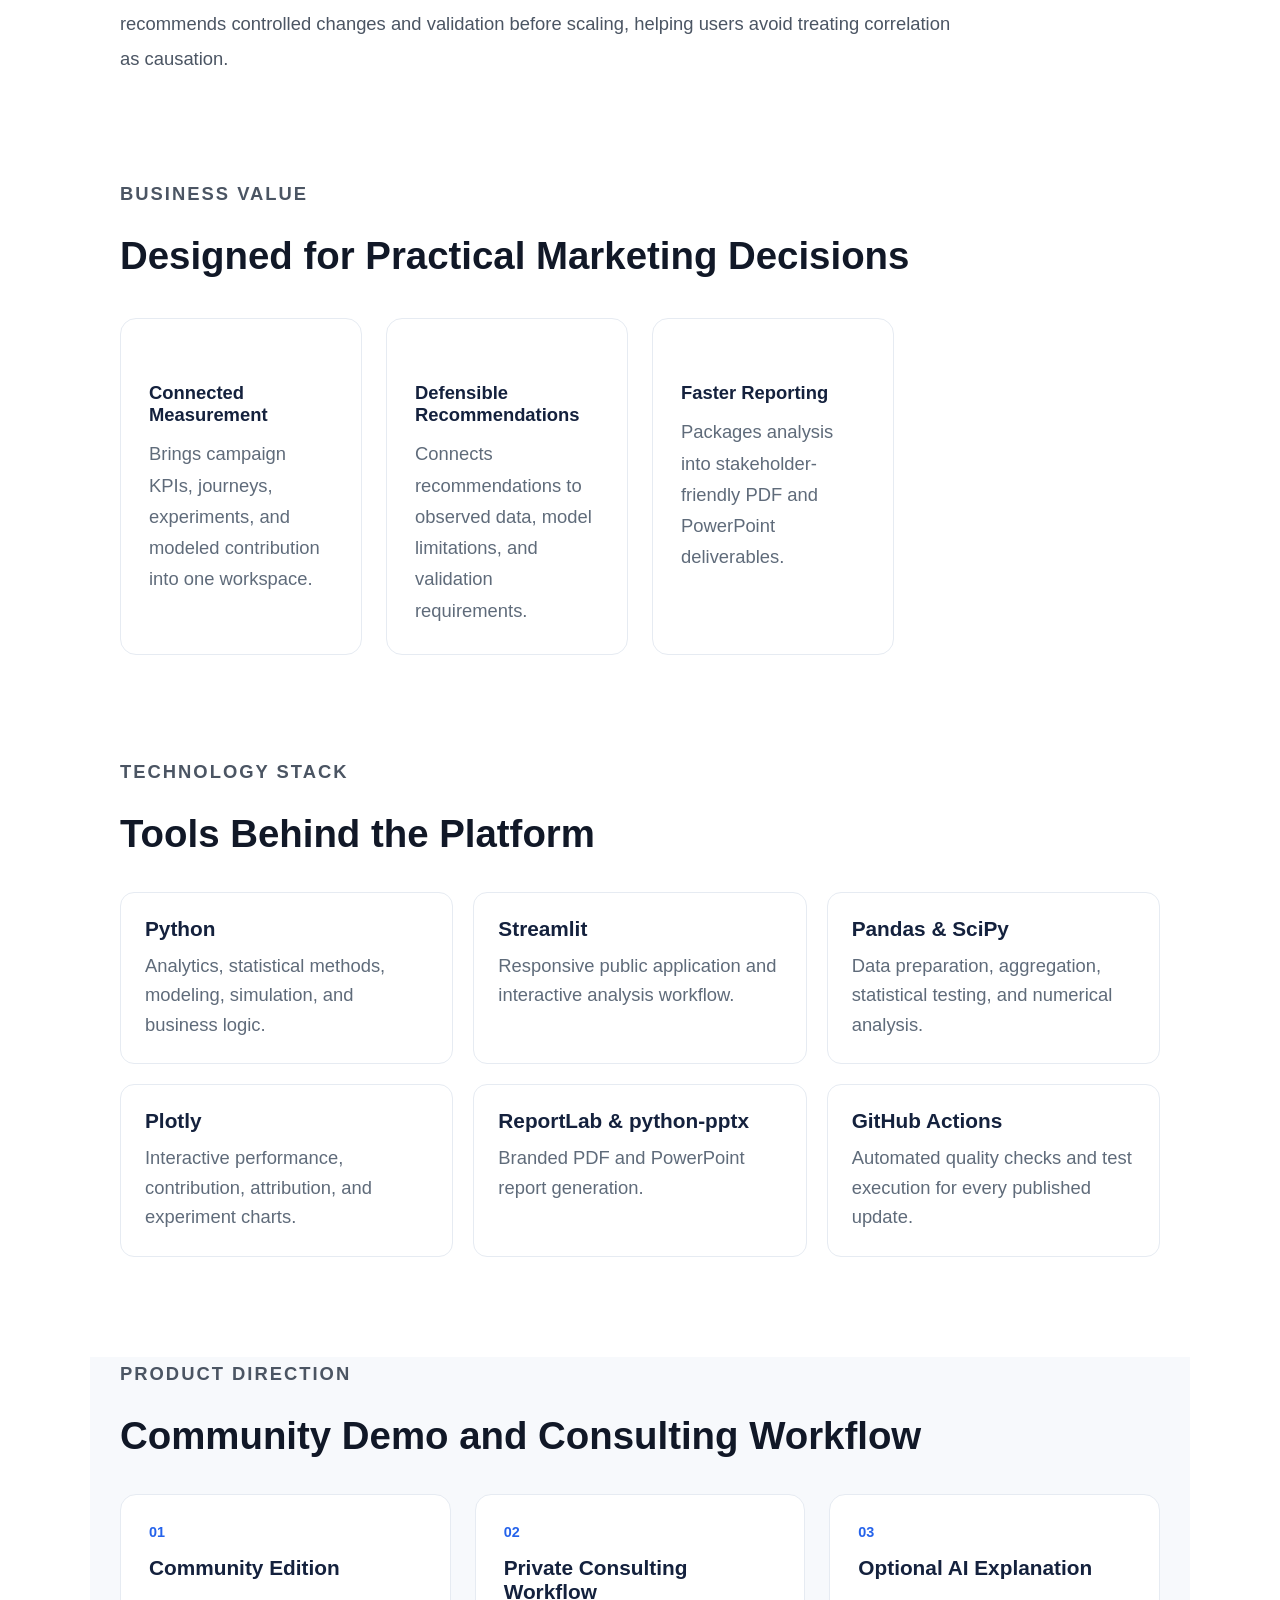
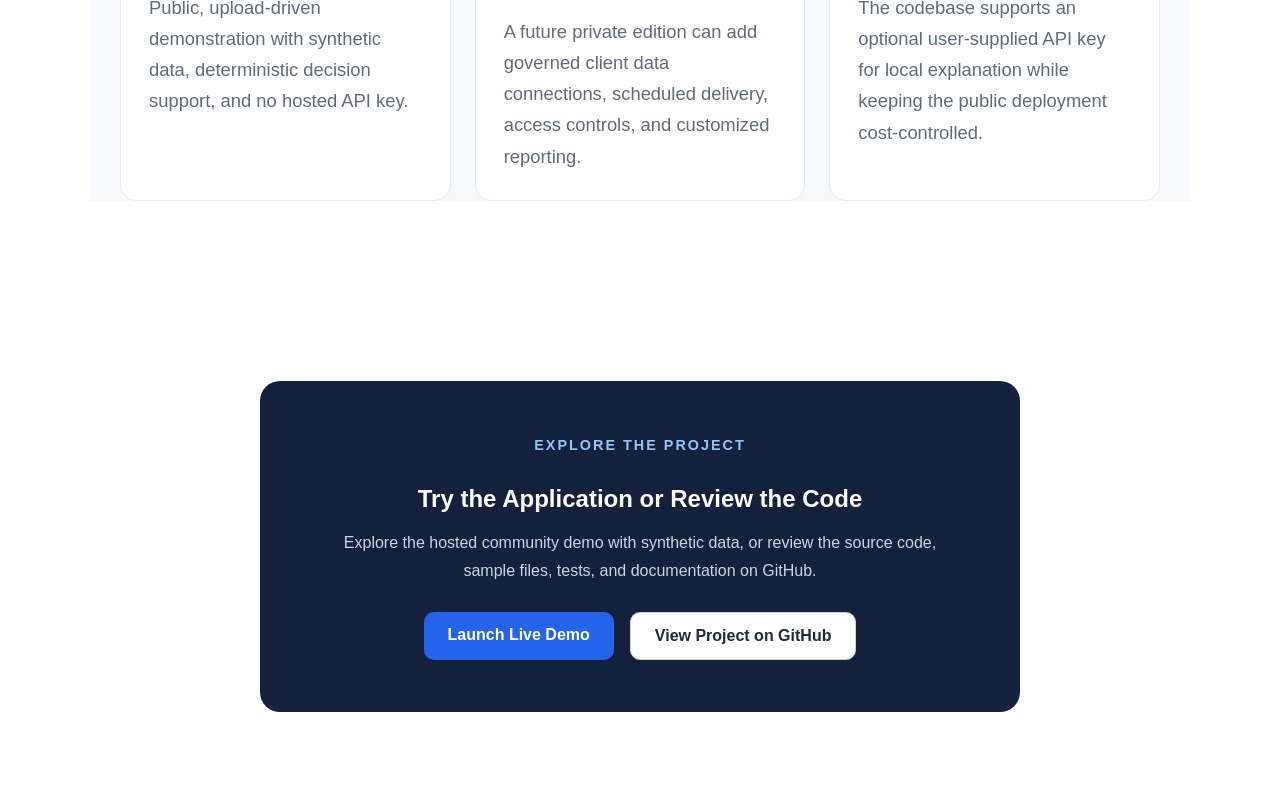
<file: projects/marketing-analytics.html>
<!DOCTYPE html>
<html lang="en">

<head>
    <meta charset="UTF-8">
    <meta name="viewport" content="width=device-width, initial-scale=1.0">
    <title>Marketing Analytics Copilot | Paromita Das</title>
    <link rel="stylesheet" href="../style.css">
</head>

<body>

<header class="site-header">
    <nav class="navbar">
        <a class="logo" href="../index.html">Paromita Das</a>
        <div class="nav-links">
            <a href="../index.html#projects">Projects</a>
            <a href="../index.html#skills">Skills</a>
            <a href="../Paromita Das_Resume.pdf" target="_blank">Resume</a>
            <a href="https://github.com/romy0806" target="_blank">GitHub</a>
        </div>
    </nav>
</header>

<main>
    <section class="hero">
        <div class="hero-content">
            <p class="eyebrow">Featured Project</p>
            <h1>Marketing Analytics Copilot</h1>
            <p class="professional-title">Marketing Measurement &amp; Decision-Support Platform</p>
            <h2>
                Turn campaign performance, customer journeys, and experiments
                into defensible budget decisions and client-ready reporting.
            </h2>
            <p class="hero-description">
                A production-style Python and Streamlit application combining
                marketing mix modeling, multi-touch attribution, experimentation,
                budget simulation, interactive analytics, and downloadable reports.
            </p>
            <div class="hero-buttons">
                <a class="button button-primary"
                   href="https://marketing-analytics-copilot.streamlit.app"
                   target="_blank">
                    Launch Live Demo
                </a>
                <a class="button button-secondary"
                   href="https://github.com/romy0806/marketing-analytics-copilot"
                   target="_blank">
                    View GitHub
                </a>
            </div>
        </div>

        <div class="hero-image">
            <img
                src="../images/profile.png"
                alt="Paromita Das"
                class="profile-photo"
            >
        </div>
    </section>

    <section class="case-study" id="features">
        <div class="container">
            <p class="section-label">BUSINESS CHALLENGE</p>
            <h2>Why This Project?</h2>
            <h3>The Problem</h3>
            <p>
                Marketing teams often review campaign results, customer journeys,
                attribution models, and experiments in separate tools. This makes it
                difficult to reconcile conflicting signals, determine what influenced
                performance, and communicate a clear recommendation to stakeholders.
            </p>
            <h3>The Goal</h3>
            <p>
                Build one practical measurement workspace that converts uploaded
                marketing data into transparent performance analysis, statistical
                evidence, budget scenarios, and client-ready reports without requiring
                users to understand the implementation details.
            </p>
        </div>
    </section>

    <section class="case-study">
        <div class="container">
            <p class="section-label">SOLUTION OVERVIEW</p>
            <h2>From Marketing Data to Decisions</h2>
            <p>
                Users can explore the synthetic demonstration data immediately or
                upload campaign performance, customer journey, and experiment CSV
                files. Date and channel filters update the KPIs, charts, models,
                decision support, and exported reports consistently.
            </p>
            <p>
                The community edition uses a deterministic Python decision engine so
                the public demo remains useful without exposing or billing an API key.
                Recommendations are grounded in observed efficiency, model evidence,
                uncertainty, and practical measurement guardrails.
            </p>
        </div>
    </section>

    <section class="case-study">
        <div class="container">
            <p class="section-label">KEY CAPABILITIES</p>
            <h2>Measurement Workspace</h2>

            <div class="feature-grid">
                <div class="feature-card">
                    <h3>📊 Campaign Performance</h3>
                    <p>Track spend, revenue, ROAS, CPA, CTR, and CVR by reporting period and channel.</p>
                </div>
                <div class="feature-card">
                    <h3>📈 Marketing Mix Modeling</h3>
                    <p>Estimate aggregate channel contribution with adstock, saturation, seasonality, and holdout validation.</p>
                </div>
                <div class="feature-card">
                    <h3>🧭 Multi-Touch Attribution</h3>
                    <p>Compare heuristic and algorithmic attribution methods across measured customer journeys.</p>
                </div>
                <div class="feature-card">
                    <h3>🧪 Experiment Evaluation</h3>
                    <p>Evaluate control-versus-variant results, lift, uncertainty, and statistical significance.</p>
                </div>
                <div class="feature-card">
                    <h3>💰 Budget Simulation</h3>
                    <p>Explore controlled investment scenarios while accounting for efficiency and measurement confidence.</p>
                </div>
                <div class="feature-card">
                    <h3>📄 Client-Ready Reporting</h3>
                    <p>Generate branded PDF and PowerPoint reports with adaptive daily, weekly, or monthly trends.</p>
                </div>
            </div>
        </div>
    </section>

    <section class="case-study">
        <div class="container">
            <p class="section-label">MEASUREMENT APPROACH</p>
            <h2>Triangulation Instead of a Single “Perfect” Answer</h2>
            <p>
                The application treats MMM, attribution, and experiments as
                complementary evidence. MMM estimates aggregate contribution,
                attribution describes measured journey credit, and experiments provide
                the strongest evidence of incrementality when properly designed.
            </p>
            <p>
                Model disagreement is presented as a diagnostic signal rather than hidden.
                The decision engine recommends controlled changes and validation before
                scaling, helping users avoid treating correlation as causation.
            </p>
        </div>
    </section>

    <section class="case-study">
        <div class="container">
            <p class="section-label">BUSINESS VALUE</p>
            <h2>Designed for Practical Marketing Decisions</h2>
            <div class="impact-grid">
                <div class="impact-card">
                    <h3>Connected Measurement</h3>
                    <p>Brings campaign KPIs, journeys, experiments, and modeled contribution into one workspace.</p>
                </div>
                <div class="impact-card">
                    <h3>Defensible Recommendations</h3>
                    <p>Connects recommendations to observed data, model limitations, and validation requirements.</p>
                </div>
                <div class="impact-card">
                    <h3>Faster Reporting</h3>
                    <p>Packages analysis into stakeholder-friendly PDF and PowerPoint deliverables.</p>
                </div>
            </div>
        </div>
    </section>

    <section class="case-study">
        <div class="container">
            <p class="section-label">TECHNOLOGY STACK</p>
            <h2>Tools Behind the Platform</h2>
            <div class="tech-grid">
                <div class="tech-card">
                    <h3>Python</h3>
                    <p>Analytics, statistical methods, modeling, simulation, and business logic.</p>
                </div>
                <div class="tech-card">
                    <h3>Streamlit</h3>
                    <p>Responsive public application and interactive analysis workflow.</p>
                </div>
                <div class="tech-card">
                    <h3>Pandas &amp; SciPy</h3>
                    <p>Data preparation, aggregation, statistical testing, and numerical analysis.</p>
                </div>
                <div class="tech-card">
                    <h3>Plotly</h3>
                    <p>Interactive performance, contribution, attribution, and experiment charts.</p>
                </div>
                <div class="tech-card">
                    <h3>ReportLab &amp; python-pptx</h3>
                    <p>Branded PDF and PowerPoint report generation.</p>
                </div>
                <div class="tech-card">
                    <h3>GitHub Actions</h3>
                    <p>Automated quality checks and test execution for every published update.</p>
                </div>
            </div>
        </div>
    </section>

    <section class="case-study roadmap-section">
        <div class="container">
            <p class="section-label">PRODUCT DIRECTION</p>
            <h2>Community Demo and Consulting Workflow</h2>
            <div class="roadmap-grid">
                <div class="roadmap-card">
                    <span>01</span>
                    <h3>Community Edition</h3>
                    <p>Public, upload-driven demonstration with synthetic data, deterministic decision support, and no hosted API key.</p>
                </div>
                <div class="roadmap-card">
                    <span>02</span>
                    <h3>Private Consulting Workflow</h3>
                    <p>A future private edition can add governed client data connections, scheduled delivery, access controls, and customized reporting.</p>
                </div>
                <div class="roadmap-card">
                    <span>03</span>
                    <h3>Optional AI Explanation</h3>
                    <p>The codebase supports an optional user-supplied API key for local explanation while keeping the public deployment cost-controlled.</p>
                </div>
            </div>
        </div>
    </section>

    <section class="project-cta">
        <div class="container project-cta-content">
            <p class="section-label">EXPLORE THE PROJECT</p>
            <h2>Try the Application or Review the Code</h2>
            <p>
                Explore the hosted community demo with synthetic data, or review
                the source code, sample files, tests, and documentation on GitHub.
            </p>
            <div class="hero-buttons">
                <a href="https://marketing-analytics-copilot.streamlit.app"
                   target="_blank"
                   class="button button-primary">
                    Launch Live Demo
                </a>
                <a href="https://github.com/romy0806/marketing-analytics-copilot"
                   target="_blank"
                   class="button button-secondary">
                    View Project on GitHub
                </a>
            </div>
        </div>
    </section>
</main>

</body>
</html>
</file>
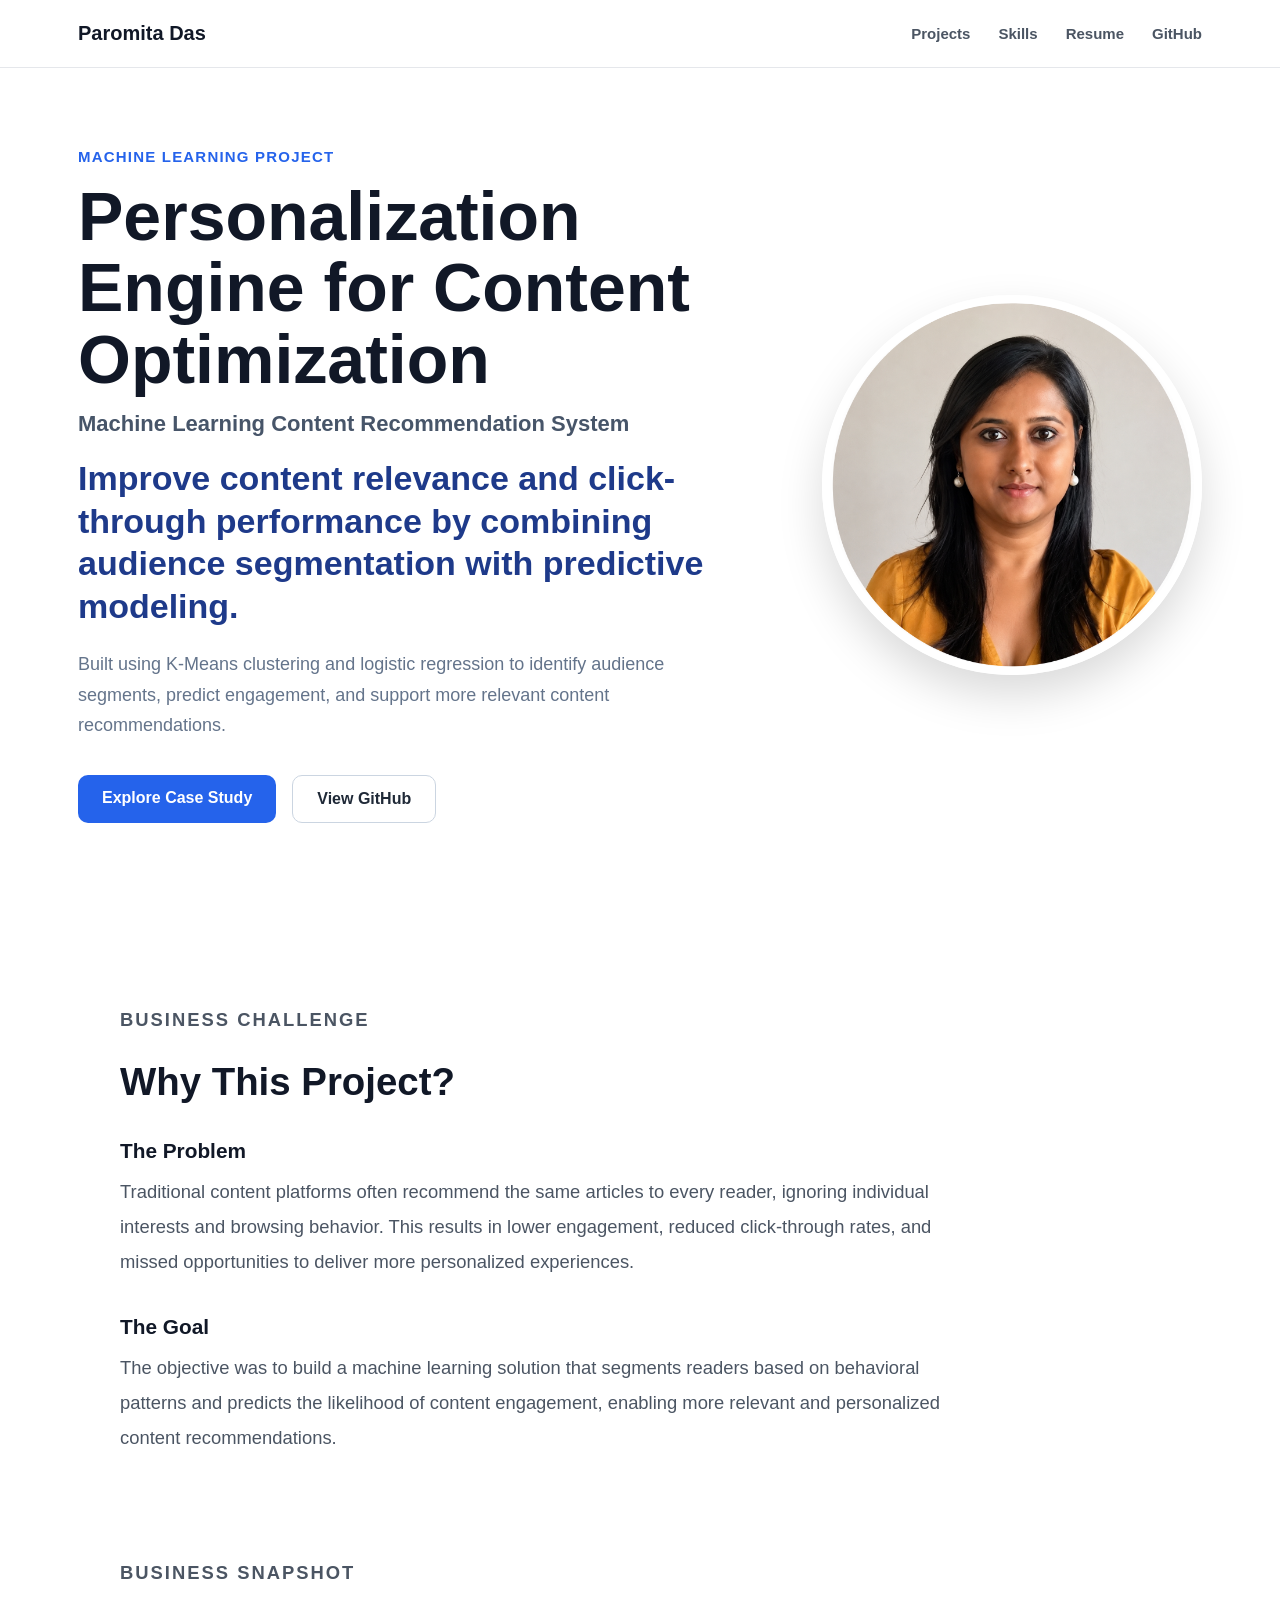
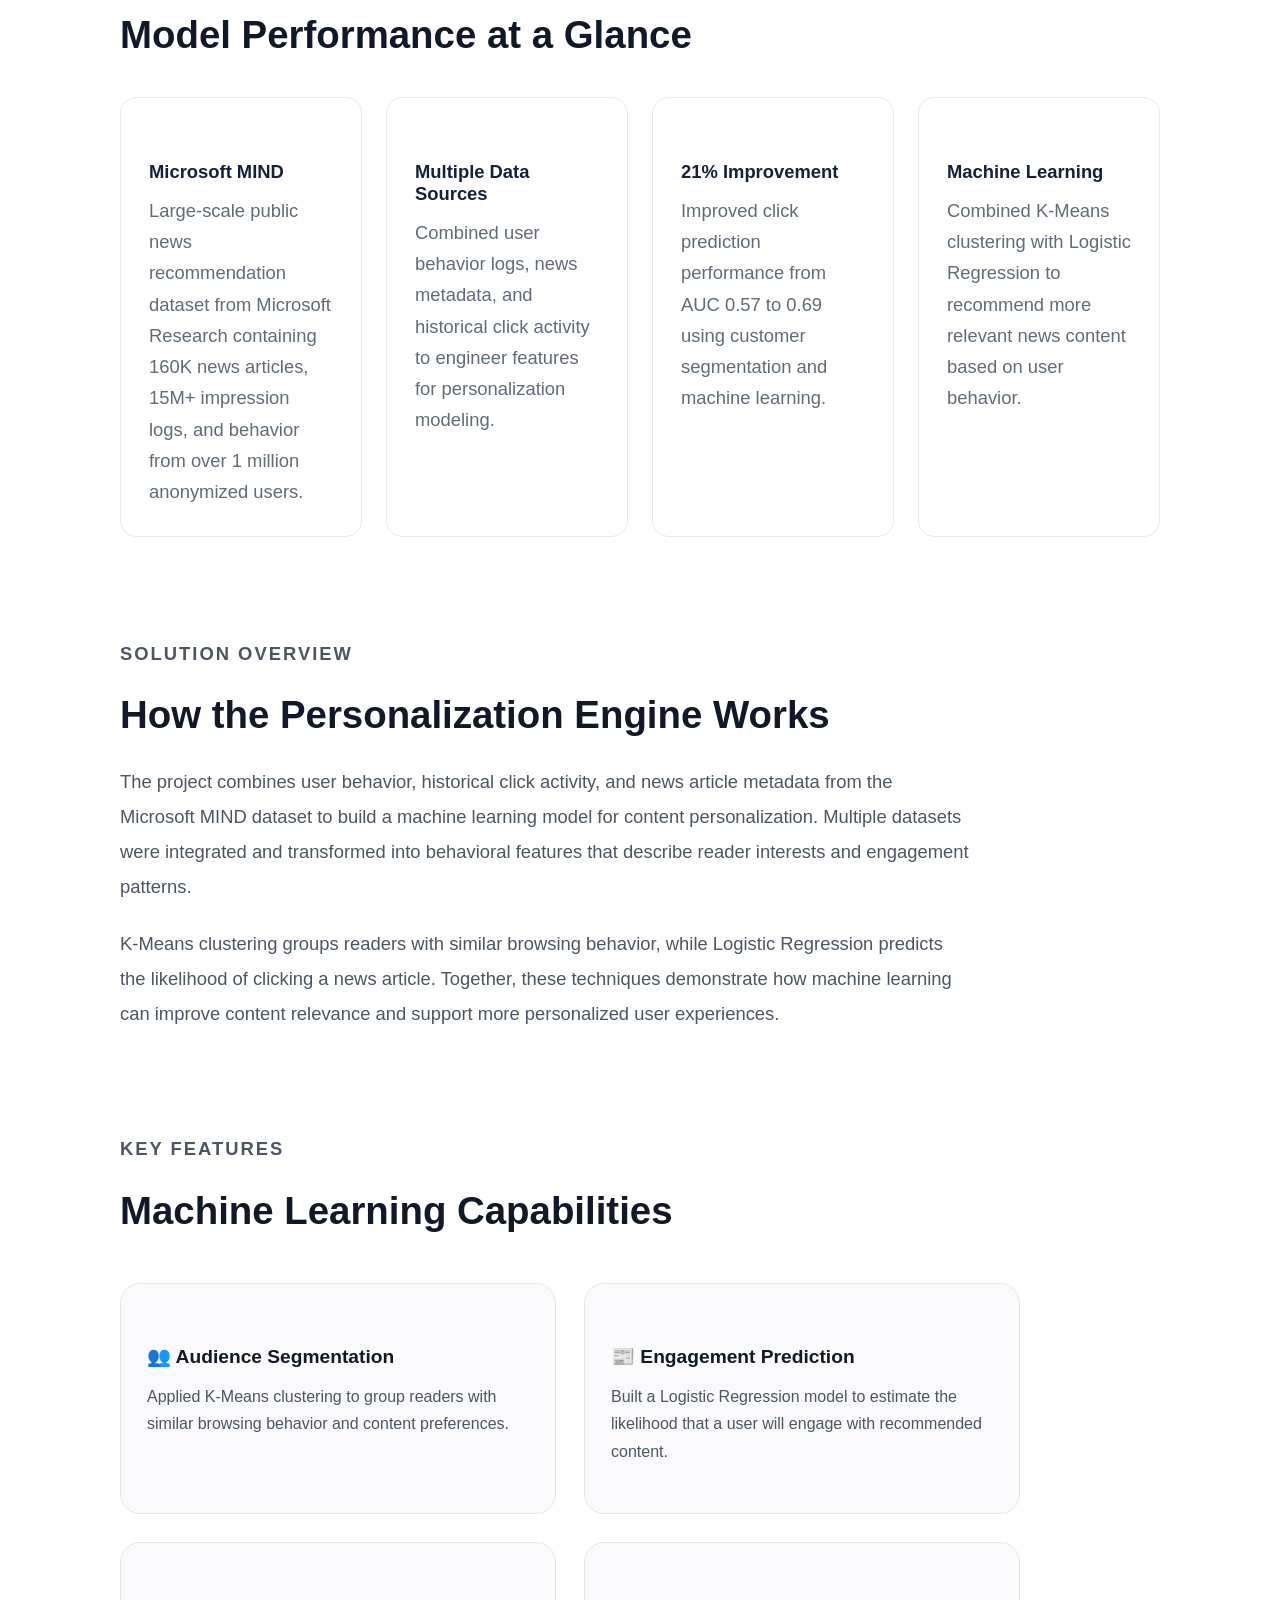
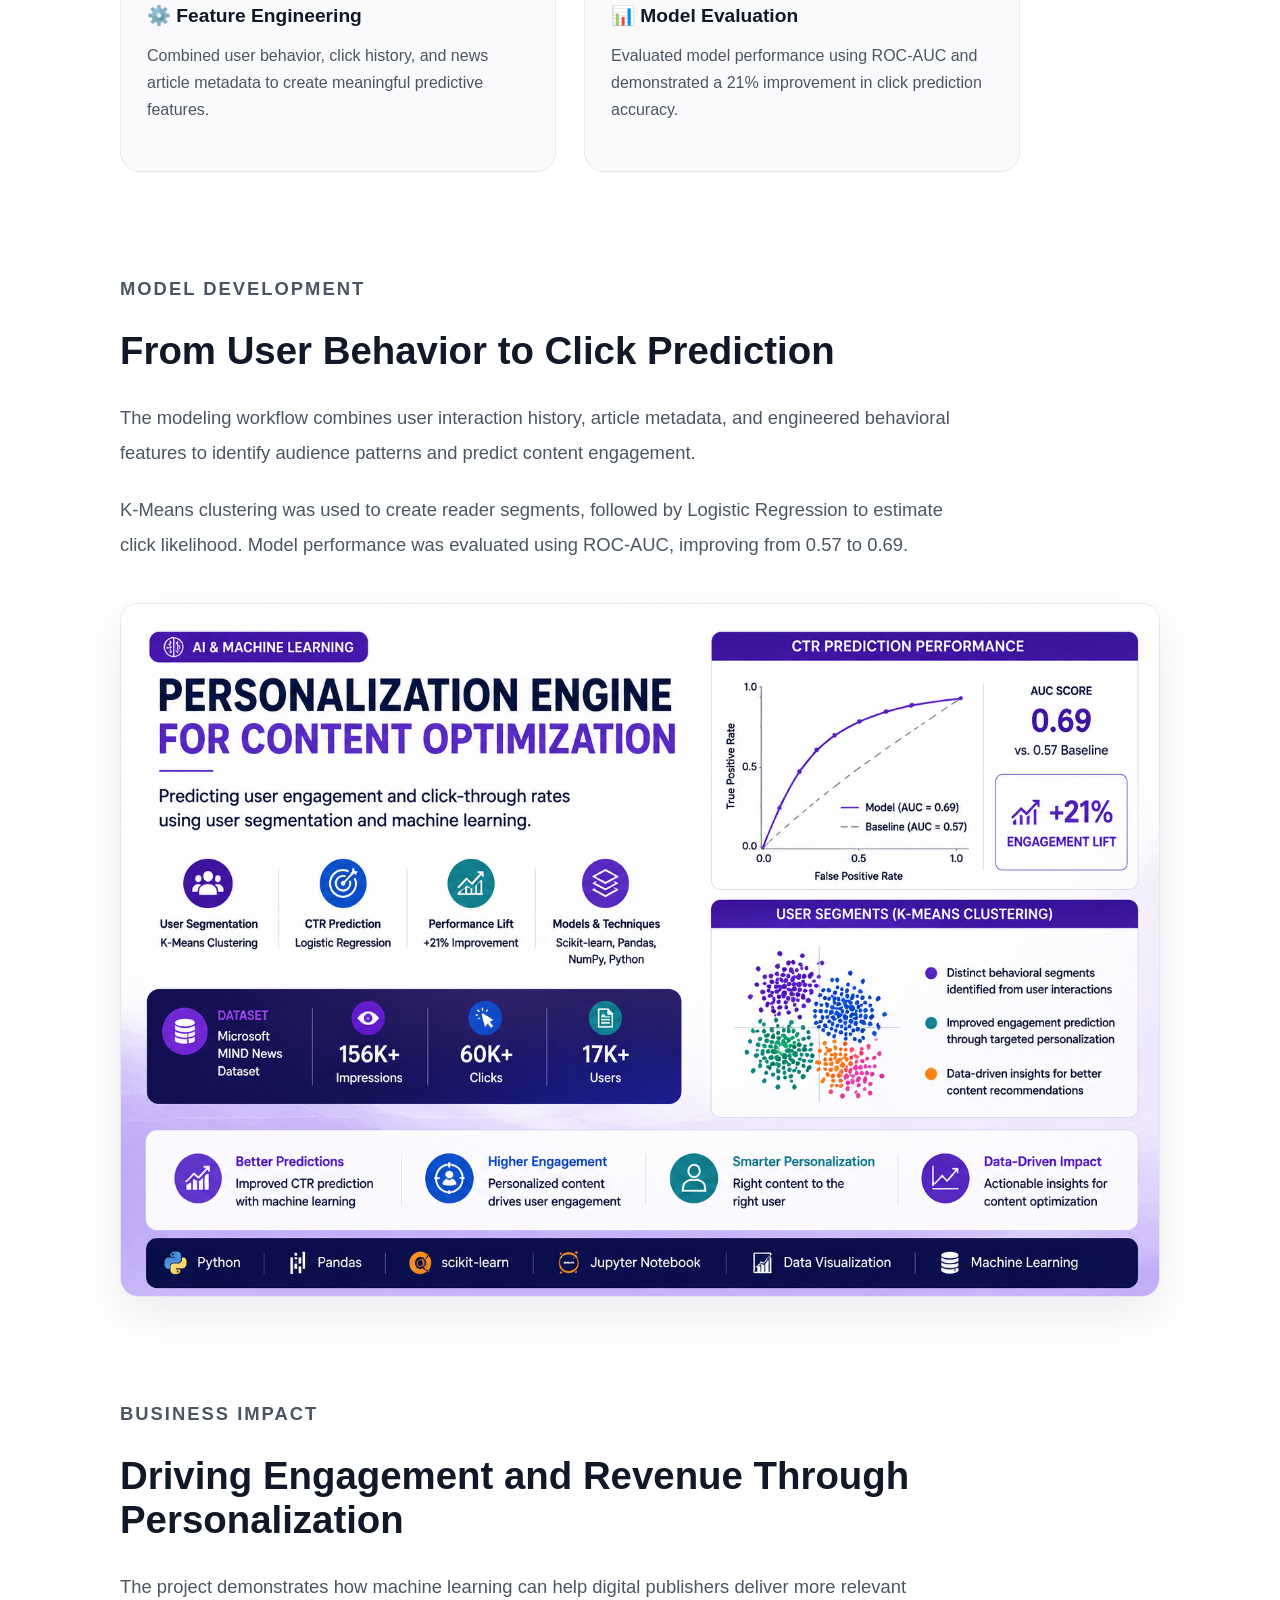
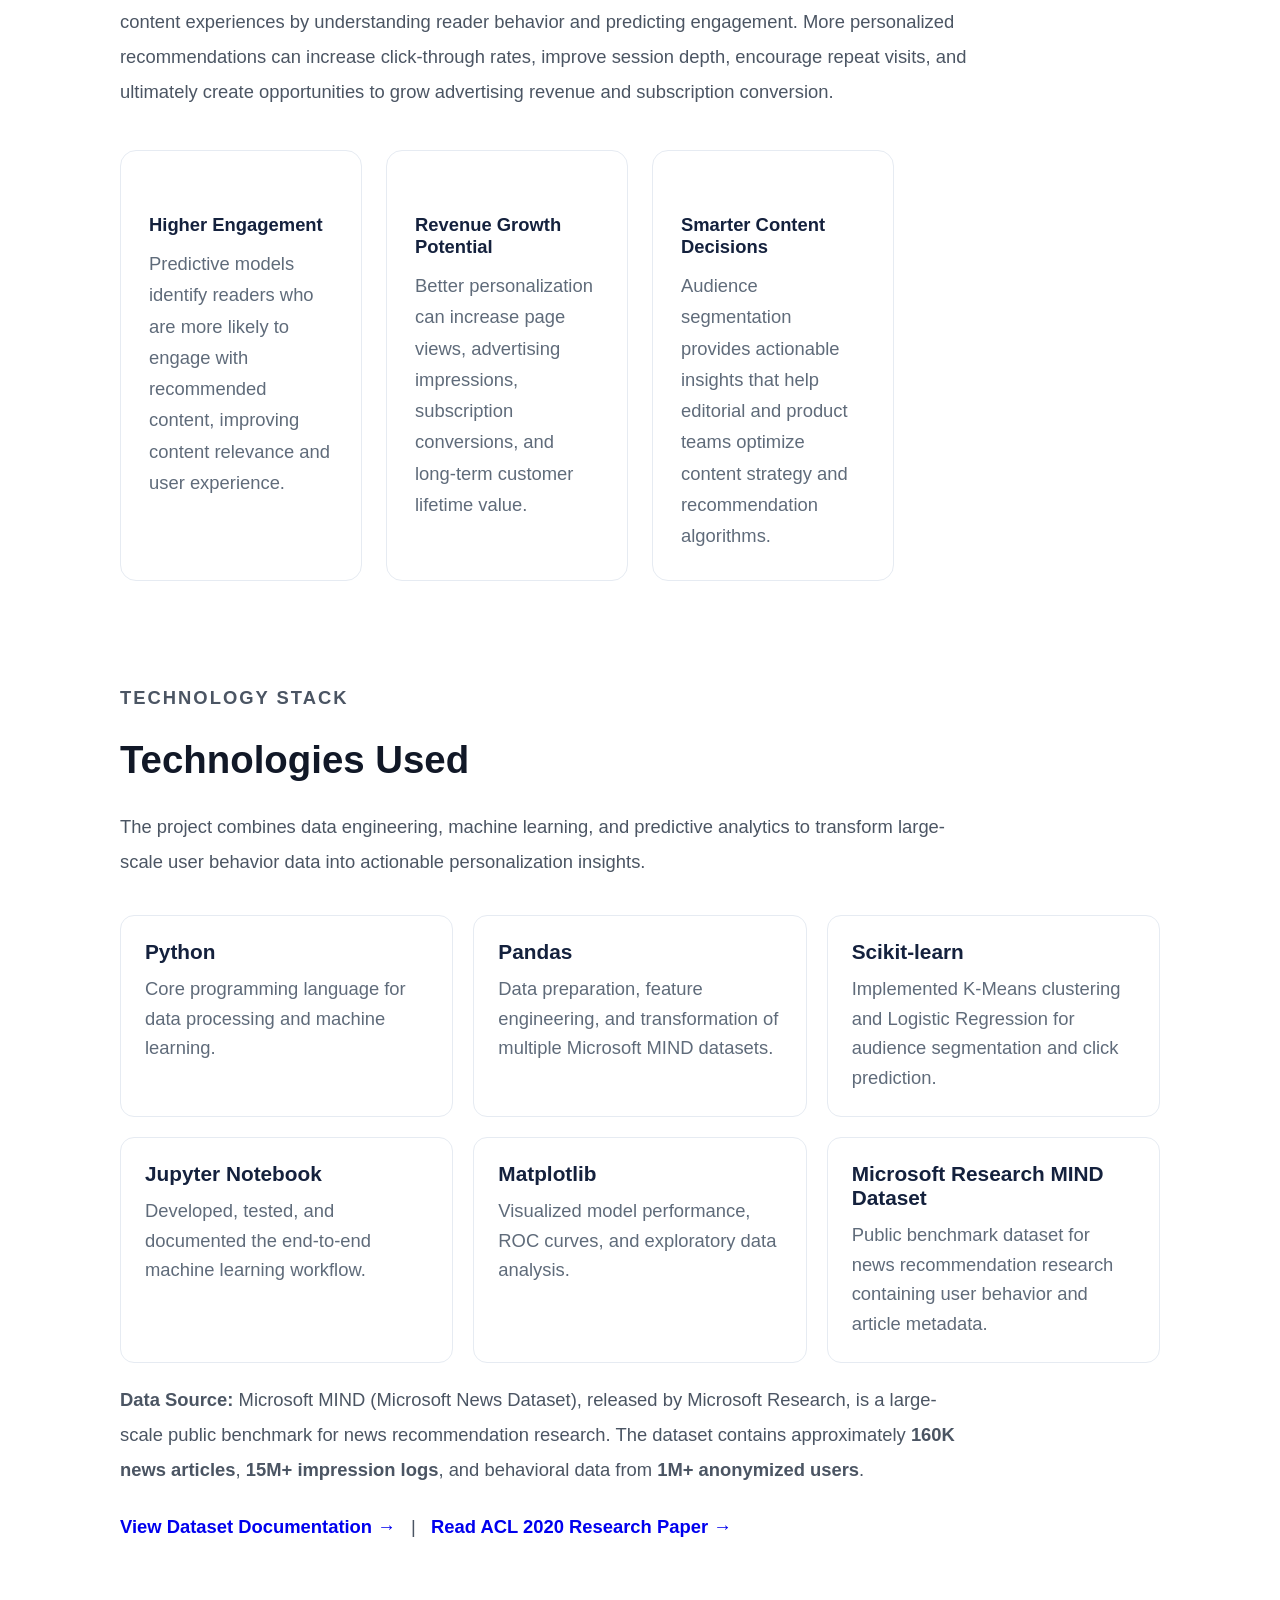
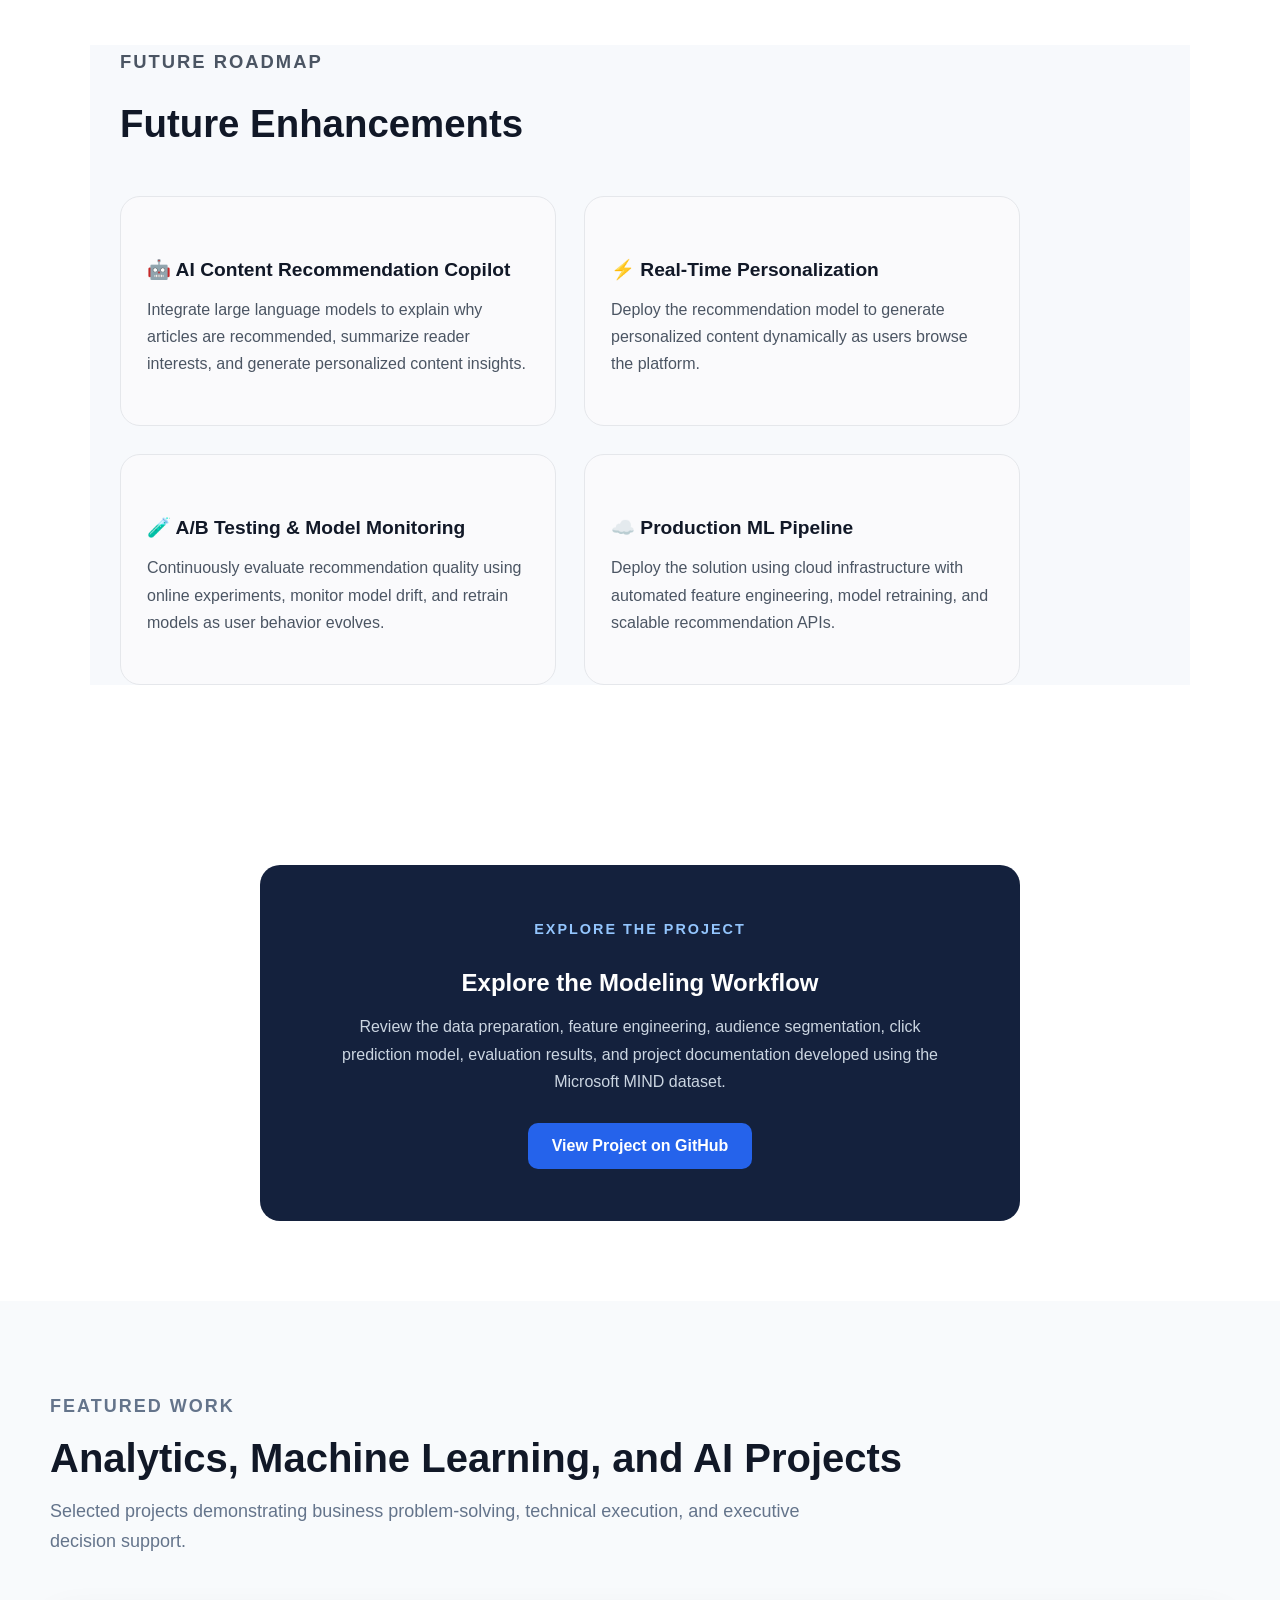
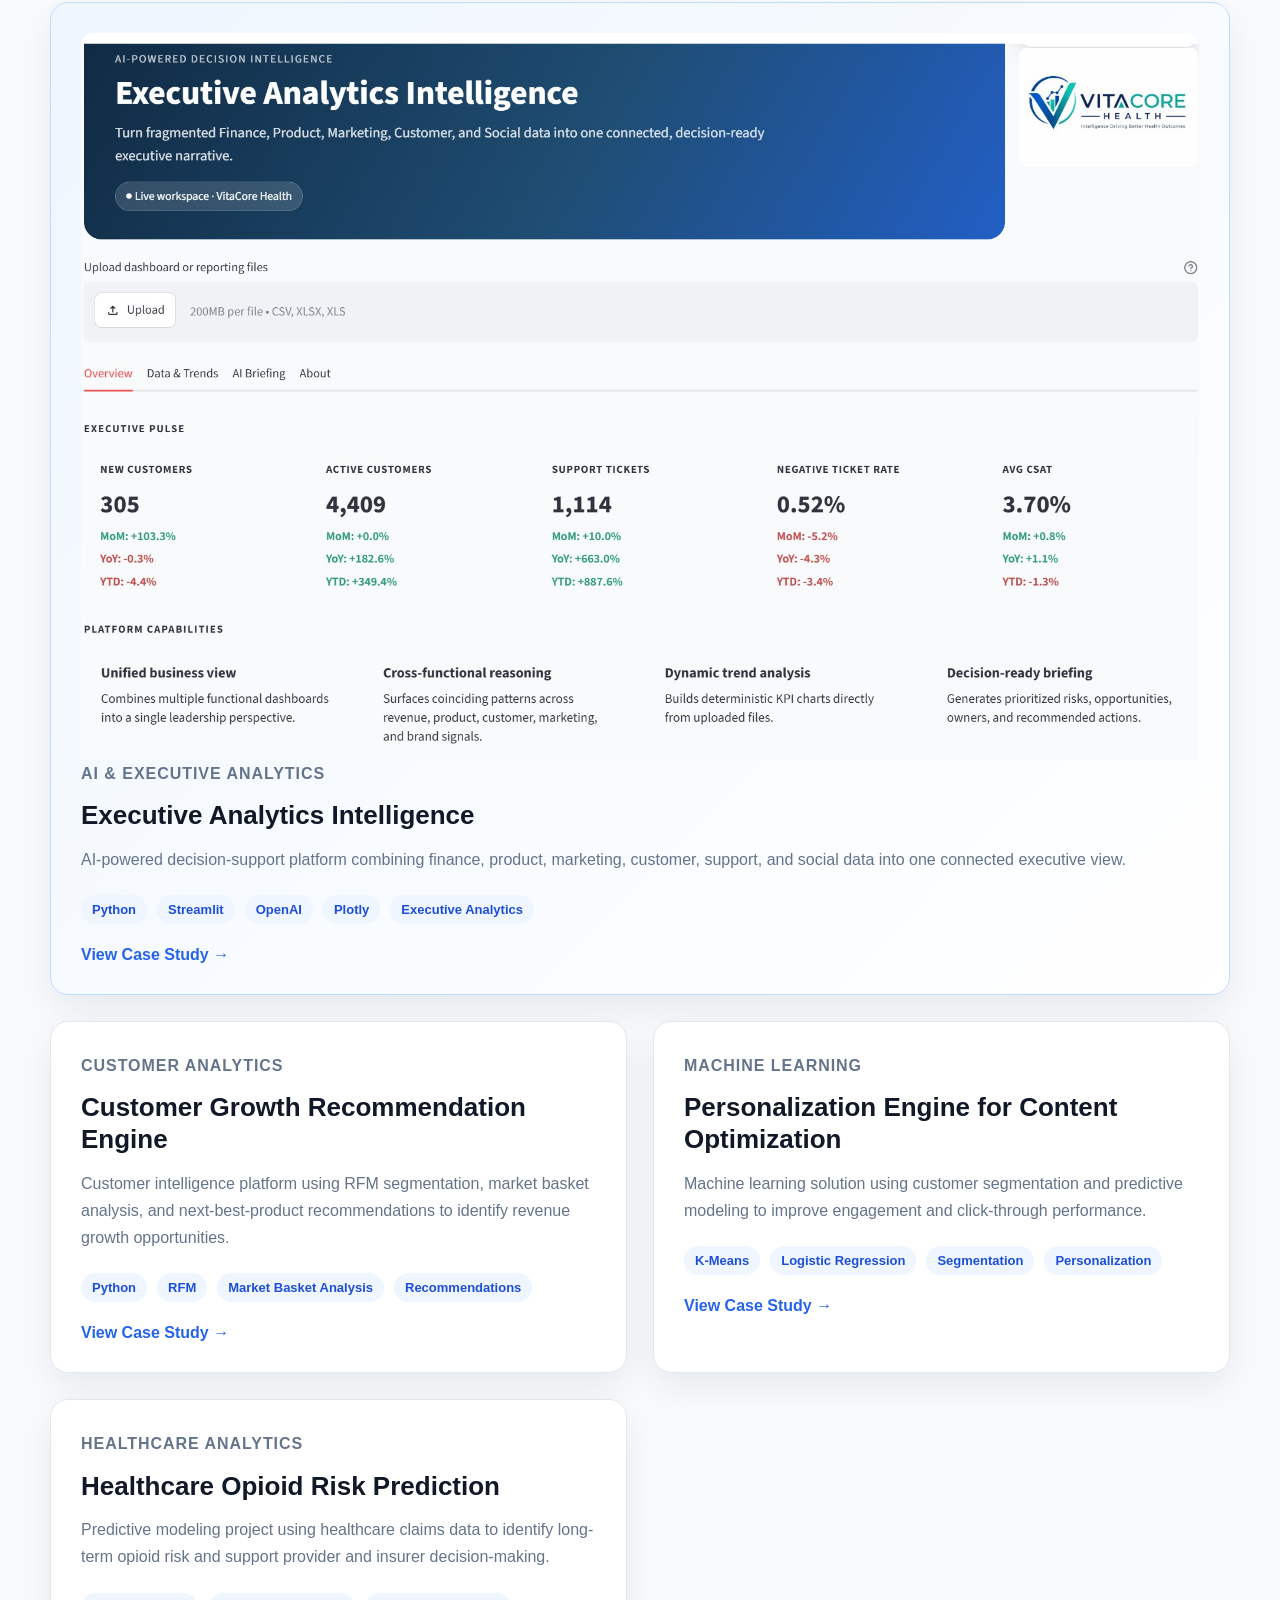
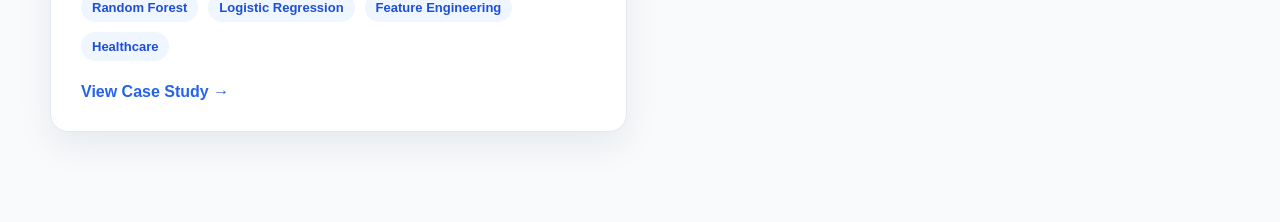
<file: projects/personalization.html>
<!DOCTYPE html>
<html lang="en">

<head>
    <meta charset="UTF-8">
    <meta name="viewport" content="width=device-width, initial-scale=1.0">

    <title>Personalization Engine | Paromita Das</title>

    <link rel="stylesheet" href="../style.css">
</head>

<body>

<header class="site-header">
    <nav class="navbar">
        <a class="logo" href="../index.html">Paromita Das</a>

        <div class="nav-links">
            <a href="../index.html#projects">Projects</a>
            <!--
            <a href="../index.html#industries">Industries</a>
            <a href="../index.html#about">About</a>
            -->
            <a href="../index.html#skills">Skills</a>
            <a href="../Paromita Das_Resume.pdf" target="_blank">Resume</a>
            <a href="https://github.com/romy0806" target="_blank">GitHub</a>
        </div>
    </nav>
</header>

    <main>
        <section class="hero">

            <div class="hero-content">
                <p class="eyebrow">MACHINE LEARNING PROJECT</p>

                <h1>Personalization Engine for Content Optimization</h1>

                <p class="professional-title">
                    Machine Learning Content Recommendation System
                </p>

                <h2>
                    Improve content relevance and click-through performance by combining
                    audience segmentation with predictive modeling.

                </h2>

                <p class="hero-description">
                    Built using K-Means clustering and logistic regression to identify audience
                    segments, predict engagement, and support more relevant content recommendations.
                </p>

                <div class="hero-buttons">
                    <a class="button button-primary" 
                       href="#features">
                        Explore Case Study
                    </a>

                    <a
                        class="button button-secondary"
                        href="https://github.com/romy0806/personalization-engine-content-optimization"
                        target="_blank"
                    >
                        View GitHub
                    </a>
                </div>
            </div>

            <div class="hero-image">
    <img src="../images/profile.png" alt="Paromita Das" class="profile-photo">
</div>

</section>
<section class="case-study" id="features">

    <div class="container">

        <p class="section-label">BUSINESS CHALLENGE</p>

        <h2>Why This Project?</h2>

        <h3>The Problem</h3>
        <p>
            Traditional content platforms often recommend the same articles to every reader,
            ignoring individual interests and browsing behavior. This results in lower
            engagement, reduced click-through rates, and missed opportunities to deliver
            more personalized experiences.
        </p>

        <h3>The Goal</h3>
        <p>
            The objective was to build a machine learning solution that segments readers
            based on behavioral patterns and predicts the likelihood of content engagement,
            enabling more relevant and personalized content recommendations.
        </p>

    </div>

</section>

<section class="case-study">

    <div class="container">

        <p class="section-label">BUSINESS SNAPSHOT</p>

        <h2>Model Performance at a Glance</h2>

<div class="impact-grid">

    <div class="impact-card">
        <h3>Microsoft MIND</h3>
        <p>
            Large-scale public news recommendation dataset from Microsoft Research
            containing 160K news articles, 15M+ impression logs, and behavior from
            over 1 million anonymized users.
        </p>
    </div>

    <div class="impact-card">
        <h3>Multiple Data Sources</h3>
        <p>
            Combined user behavior logs, news metadata, and historical click
            activity to engineer features for personalization modeling.
        </p>
    </div>

    <div class="impact-card">
        <h3>21% Improvement</h3>
        <p>
            Improved click prediction performance from AUC 0.57 to 0.69 using
            customer segmentation and machine learning.
        </p>
    </div>

    <div class="impact-card">
        <h3>Machine Learning</h3>
        <p>
            Combined K-Means clustering with Logistic Regression to recommend
            more relevant news content based on user behavior.
        </p>
    </div>

</div>
</div>

</section>
<section class="case-study">

    <div class="container">

        <p class="section-label">SOLUTION OVERVIEW</p>

        <h2>How the Personalization Engine Works</h2>

        <p>
            The project combines user behavior, historical click activity, and news article metadata from the Microsoft MIND dataset to build a machine learning model for content personalization. Multiple datasets were integrated and transformed into behavioral features that describe reader interests and engagement patterns.
        </p>

        <p>
            K-Means clustering groups readers with similar browsing behavior, while Logistic Regression predicts the likelihood of clicking a news article. Together, these techniques demonstrate how machine learning can improve content relevance and support more personalized user experiences.
        </p>

    </div>

</section>
<section class="case-study">

    <div class="container">

        <p class="section-label">KEY FEATURES</p>

<h2>Machine Learning Capabilities</h2>

<div class="feature-grid">

    <div class="feature-card">
        <h3>👥 Audience Segmentation</h3>
        <p>
            Applied K-Means clustering to group readers with similar browsing behavior and content preferences.
        </p>
    </div>

    <div class="feature-card">
        <h3>📰 Engagement Prediction</h3>
        <p>
            Built a Logistic Regression model to estimate the likelihood that a user will engage with recommended content.
        </p>
    </div>

    <div class="feature-card">
        <h3>⚙️ Feature Engineering</h3>
        <p>
            Combined user behavior, click history, and news article metadata to create meaningful predictive features.
        </p>
    </div>

    <div class="feature-card">
        <h3>📊 Model Evaluation</h3>
        <p>
            Evaluated model performance using ROC-AUC and demonstrated a 21% improvement in click prediction accuracy.
        </p>
    </div>

</div>

        </div>

</section>

<section class="case-study">

    <div class="container">

        <p class="section-label">MODEL DEVELOPMENT</p>

        <h2>From User Behavior to Click Prediction</h2>

        <p>
            The modeling workflow combines user interaction history, article metadata,
            and engineered behavioral features to identify audience patterns and
            predict content engagement.
        </p>
         <p>
            K-Means clustering was used to create reader segments, followed by
            Logistic Regression to estimate click likelihood. Model performance was
            evaluated using ROC-AUC, improving from 0.57 to 0.69.
        </p>

        <img
    src="../images/personalization-overview.png"
    alt="Personalization Engine overview"
    class="case-study-image"
>

    </div>

</section>


<!-- BUSINESS IMPACT -->

<section class="case-study">

    <div class="container">

       <p class="section-label">BUSINESS IMPACT</p>

<h2>Driving Engagement and Revenue Through Personalization</h2>

<p>
The project demonstrates how machine learning can help digital publishers deliver
more relevant content experiences by understanding reader behavior and predicting
engagement. More personalized recommendations can increase click-through rates,
improve session depth, encourage repeat visits, and ultimately create opportunities
to grow advertising revenue and subscription conversion.
</p>

<div class="impact-grid">

    <div class="impact-card">
        <h3>Higher Engagement</h3>
        <p>
            Predictive models identify readers who are more likely to engage with
            recommended content, improving content relevance and user experience.
        </p>
    </div>

    <div class="impact-card">
        <h3>Revenue Growth Potential</h3>
        <p>
            Better personalization can increase page views, advertising impressions,
            subscription conversions, and long-term customer lifetime value.
        </p>
    </div>

    <div class="impact-card">
        <h3>Smarter Content Decisions</h3>
        <p>
            Audience segmentation provides actionable insights that help editorial
            and product teams optimize content strategy and recommendation algorithms.
        </p>
    </div>

</div>

        </div>


</section>

<!-- TECHNOLOGY STACK -->

<section class="case-study">

    <div class="container">

        <p class="section-label">TECHNOLOGY STACK</p>

<h2>Technologies Used</h2>

<p>
The project combines data engineering, machine learning, and predictive analytics
to transform large-scale user behavior data into actionable personalization insights.
</p>

<div class="tech-grid">

    <div class="tech-card">
        <h3>Python</h3>
        <p>Core programming language for data processing and machine learning.</p>
    </div>

    <div class="tech-card">
        <h3>Pandas</h3>
        <p>Data preparation, feature engineering, and transformation of multiple Microsoft MIND datasets.</p>
    </div>

    <div class="tech-card">
        <h3>Scikit-learn</h3>
        <p>Implemented K-Means clustering and Logistic Regression for audience segmentation and click prediction.</p>
    </div>

    <div class="tech-card">
        <h3>Jupyter Notebook</h3>
        <p>Developed, tested, and documented the end-to-end machine learning workflow.</p>
    </div>

    <div class="tech-card">
        <h3>Matplotlib</h3>
        <p>Visualized model performance, ROC curves, and exploratory data analysis.</p>
    </div>

    <div class="tech-card">
        <h3>Microsoft Research MIND Dataset</h3>
        <p>Public benchmark dataset for news recommendation research containing user behavior and article metadata.</p>
    </div>

</div>
<p class="project-note">
<strong>Data Source:</strong> Microsoft MIND (Microsoft News Dataset), released by Microsoft Research, is a large-scale public benchmark for news recommendation research. The dataset contains approximately <strong>160K news articles</strong>, <strong>15M+ impression logs</strong>, and behavioral data from <strong>1M+ anonymized users</strong>.
</p>

<p class="project-note">
<a href="https://msnews.github.io/" target="_blank">
View Dataset Documentation →
</a>
&nbsp;&nbsp;|&nbsp;&nbsp;
<a href="https://aclanthology.org/2020.acl-main.331/" target="_blank">
Read ACL 2020 Research Paper →
</a>
</p>
    </div>

</section>




<!-- FUTURE ROADMAP -->

<section class="case-study roadmap-section">

    <div class="container">

    <p class="section-label">FUTURE ROADMAP</p>

<h2>Future Enhancements</h2>

<div class="feature-grid">

    <div class="feature-card">
        <h3>🤖 AI Content Recommendation Copilot</h3>
        <p>
            Integrate large language models to explain why articles are recommended,
            summarize reader interests, and generate personalized content insights.
        </p>
    </div>

    <div class="feature-card">
        <h3>⚡ Real-Time Personalization</h3>
        <p>
            Deploy the recommendation model to generate personalized content
            dynamically as users browse the platform.
        </p>
    </div>

    <div class="feature-card">
        <h3>🧪 A/B Testing & Model Monitoring</h3>
        <p>
            Continuously evaluate recommendation quality using online experiments,
            monitor model drift, and retrain models as user behavior evolves.
        </p>
    </div>

    <div class="feature-card">
        <h3>☁️ Production ML Pipeline</h3>
        <p>
            Deploy the solution using cloud infrastructure with automated feature
            engineering, model retraining, and scalable recommendation APIs.
        </p>
    </div>

</div>

    </div>

</section>


<!-- GITHUB CTA -->

<section class="project-cta">

    <div class="container project-cta-content">

        <p class="section-label">EXPLORE THE PROJECT</p>

        <h2>Explore the Modeling Workflow</h2>

        <p>
            Review the data preparation, feature engineering, audience segmentation,
            click prediction model, evaluation results, and project documentation
            developed using the Microsoft MIND dataset.
        </p>

        <a
            href="https://github.com/romy0806/personalization-engine-content-optimization"
            target="_blank"
            class="button button-primary"
        >
            View Project on GitHub
        </a>

    </div>

</section>

<section class="projects-section" id="projects">

    <div class="section-heading">
        <p class="section-label">Featured Work</p>
        <h2>Analytics, Machine Learning, and AI Projects</h2>
        <p>
            Selected projects demonstrating business problem-solving,
            technical execution, and executive decision support.
        </p>
    </div>

    <div class="projects-grid">

        <article class="project-card project-card-featured">
                <img
        src="../images/executive-dashboard.jpg"
        alt="Executive Analytics Intelligence dashboard"
        class="project-image"
    >

            <div class="project-content">
                <p class="project-type">AI & Executive Analytics</p>

                <h3>Executive Analytics Intelligence</h3>

                <p>
                    AI-powered decision-support platform combining finance,
                    product, marketing, customer, support, and social data
                    into one connected executive view.
                </p>

                <div class="project-tags">
                    <span>Python</span>
                    <span>Streamlit</span>
                    <span>OpenAI</span>
                    <span>Plotly</span>
                    <span>Executive Analytics</span>
                </div>

                <a href="executive-analytics.html" class="project-link">
                    View Case Study →
                </a>
            </div>
        </article>

        <article class="project-card">
            <div class="project-content">
                <p class="project-type">Customer Analytics</p>

                <h3>Customer Growth Recommendation Engine</h3>

                <p>
                    Customer intelligence platform using RFM segmentation,
                    market basket analysis, and next-best-product recommendations
                    to identify revenue growth opportunities.
                </p>

                <div class="project-tags">
                    <span>Python</span>
                    <span>RFM</span>
                    <span>Market Basket Analysis</span>
                    <span>Recommendations</span>
                </div>

                <a href="customer-growth.html" class="project-link">
                    View Case Study →
                </a>
            </div>
        </article>

        <article class="project-card">
            <div class="project-content">
                <p class="project-type">Machine Learning</p>

                <h3>Personalization Engine for Content Optimization</h3>

                <p>
                    Machine learning solution using customer segmentation
                    and predictive modeling to improve engagement and
                    click-through performance.
                </p>

                <div class="project-tags">
                    <span>K-Means</span>
                    <span>Logistic Regression</span>
                    <span>Segmentation</span>
                    <span>Personalization</span>
                </div>

                <a href="personalization.html" class="project-link">
                    View Case Study →
                </a>
            </div>
        </article>

        <article class="project-card">
            <div class="project-content">
                <p class="project-type">Healthcare Analytics</p>

                <h3>Healthcare Opioid Risk Prediction</h3>

                <p>
                    Predictive modeling project using healthcare claims data
                    to identify long-term opioid risk and support provider
                    and insurer decision-making.
                </p>

                <div class="project-tags">
                    <span>Random Forest</span>
                    <span>Logistic Regression</span>
                    <span>Feature Engineering</span>
                    <span>Healthcare</span>
                </div>

                <a href="healthcare.html" class="project-link">
                    View Case Study →
                </a>
            </div>
        </article>

    </div>

</section>

</main>

</body>

</html>
</file>
<file: style.css>
* {
    margin: 0;
    padding: 0;
    box-sizing: border-box;
}

html {
    scroll-behavior: smooth;
}

body {
    font-family: Arial, Helvetica, sans-serif;
    background: #ffffff;
    color: #1f2937;
}

.site-header {
    width: 100%;
    border-bottom: 1px solid #e5e7eb;
    background: rgba(255, 255, 255, 0.96);
}

.navbar {
    max-width: 1180px;
    margin: 0 auto;
    padding: 22px 28px;
    display: flex;
    justify-content: space-between;
    align-items: center;
}

.logo {
    color: #111827;
    font-size: 20px;
    font-weight: 700;
    text-decoration: none;
}

.nav-links {
    display: flex;
    gap: 28px;
}

.nav-links a {
    color: #4b5563;
    text-decoration: none;
    font-size: 15px;
    font-weight: 600;
}

.nav-links a:hover {
    color: #2563eb;
}

.hero {
    max-width: 1180px;
    min-height: 720px;
    margin: 0 auto;
    padding: 80px 28px;
    display: grid;
    grid-template-columns: 1.3fr 0.7fr;
    gap: 70px;
    align-items: center;
}

.eyebrow {
    margin-bottom: 16px;
    color: #2563eb;
    font-size: 15px;
    font-weight: 700;
    letter-spacing: 0.08em;
    text-transform: uppercase;
}

.hero h1 {
    margin-bottom: 16px;
    color: #111827;
    font-size: 68px;
    line-height: 1.05;
}

.professional-title {
    margin-bottom: 20px;
    color: #475569;
    font-size: 22px;
    font-weight: 700;
}

.hero h2 {
    max-width: 760px;
    margin-bottom: 22px;
    color: #1e3a8a;
    font-size: 34px;
    line-height: 1.25;
}

.hero-description {
    max-width: 700px;
    margin-bottom: 34px;
    color: #64748b;
    font-size: 18px;
    line-height: 1.7;
}

.hero-buttons {
    display: flex;
    gap: 16px;
    flex-wrap: wrap;
}

.button {
    display: inline-block;
    padding: 14px 24px;
    border-radius: 10px;
    text-decoration: none;
    font-weight: 700;
    transition: 0.2s ease;
}

.button-primary {
    background: #2563eb;
    color: #ffffff;
}

.button-primary:hover {
    background: #1d4ed8;
}

.button-secondary {
    border: 1px solid #cbd5e1;
    background: #ffffff;
    color: #1f2937;
}

.button-secondary:hover {
    border-color: #2563eb;
    color: #2563eb;
}

.hero-image {
    display: flex;
    justify-content: center;
}

.image-placeholder {
    width: 320px;
    height: 320px;
    border-radius: 50%;
    background: linear-gradient(135deg, #eff6ff, #e0e7ff);
    border: 1px solid #dbeafe;
    display: flex;
    justify-content: center;
    align-items: center;
    color: #64748b;
    font-weight: 700;
    text-align: center;
    box-shadow: 0 20px 50px rgba(37, 99, 235, 0.12);
}

@media (max-width: 900px) {
    .navbar {
        align-items: flex-start;
        gap: 20px;
    }

    .nav-links {
        gap: 16px;
        flex-wrap: wrap;
        justify-content: flex-end;
    }

    .hero {
        grid-template-columns: 1fr;
        min-height: auto;
        padding-top: 60px;
        text-align: center;
    }

    .hero-content {
        display: flex;
        flex-direction: column;
        align-items: center;
    }

    .hero h1 {
        font-size: 52px;
    }

    .hero h2 {
        font-size: 29px;
    }
}

@media (max-width: 600px) {
    .navbar {
        flex-direction: column;
    }

    .nav-links {
        justify-content: flex-start;
    }

    .hero {
        padding: 48px 20px;
    }

    .hero h1 {
        font-size: 42px;
    }

    .hero h2 {
        font-size: 25px;
    }

    .image-placeholder {
        width: 250px;
        height: 250px;
    }
}
.profile-photo {
    width: 380px;
    height: 380px;
    border-radius: 50%;
    object-fit: cover;
    border: 8px solid #ffffff;
    box-shadow: 0 20px 45px rgba(0, 0, 0, 0.15);
}

.projects-section {
    padding: 90px 28px;
    background: #f8fafc;
}

.projects-section .section-heading {
    max-width: 1180px;
    margin: 0 auto 45px;
}

.section-label {
    margin-bottom: 12px;
    color: #2563eb;
    font-size: 14px;
    font-weight: 700;
    letter-spacing: 0.08em;
    text-transform: uppercase;
}

.section-heading h2 {
    margin-bottom: 14px;
    color: #111827;
    font-size: 40px;
    line-height: 1.2;
}

.section-heading p {
    max-width: 760px;
    color: #64748b;
    font-size: 18px;
    line-height: 1.7;
}

.projects-grid {
    max-width: 1180px;
    margin: 0 auto;
    display: grid;
    grid-template-columns: repeat(2, minmax(0, 1fr));
    gap: 26px;
}

.project-card {
    padding: 30px;
    border: 1px solid #e2e8f0;
    border-radius: 18px;
    background: #ffffff;
    box-shadow: 0 14px 36px rgba(15, 23, 42, 0.07);
    transition: transform 0.2s ease, box-shadow 0.2s ease;
}

.project-card:hover {
    transform: translateY(-4px);
    box-shadow: 0 20px 45px rgba(15, 23, 42, 0.11);
}

.project-card-featured {
    grid-column: 1 / -1;
    background: linear-gradient(135deg, #eff6ff, #ffffff);
    border-color: #bfdbfe;
}

.project-type {
    margin-bottom: 12px;
    color: #2563eb;
    font-size: 13px;
    font-weight: 700;
    letter-spacing: 0.06em;
    text-transform: uppercase;
}

.project-card h3 {
    margin-bottom: 14px;
    color: #111827;
    font-size: 26px;
    line-height: 1.25;
}

.project-card p {
    color: #64748b;
    font-size: 16px;
    line-height: 1.7;
}

.project-tags {
    display: flex;
    flex-wrap: wrap;
    gap: 10px;
    margin: 22px 0;
}

.project-tags span {
    padding: 7px 11px;
    border-radius: 999px;
    background: #eff6ff;
    color: #1d4ed8;
    font-size: 13px;
    font-weight: 700;
}

.project-link {
    color: #2563eb;
    text-decoration: none;
    font-weight: 700;
}

.project-link:hover {
    text-decoration: underline;
}

@media (max-width: 800px) {
    .projects-grid {
        grid-template-columns: 1fr;
    }

    .project-card-featured {
        grid-column: auto;
    }

    .section-heading h2 {
        font-size: 32px;
    }
}
.project-image {
    width: 100%;
    height: auto;
    display: block;
    object-fit: contain;
    border-radius: 12px 12px 0 0;
}

/* ==========================================
   CASE STUDY SECTIONS
========================================== */

.case-study {
    max-width: 1100px;
    margin: 100px auto;
    padding: 0 30px;
}

.section-label {
    font-size: 0.9rem;
    font-weight: 700;
    letter-spacing: 2px;
    color: #4F46E5;
    text-transform: uppercase;
    margin-bottom: 12px;
}

.case-study h2 {
    font-size: 2.4rem;
    margin-bottom: 28px;
    color: #111827;
}

.case-study p {
    font-size: 1.15rem;
    line-height: 1.9;
    color: #4B5563;
    margin-bottom: 22px;
    max-width: 850px;
}

.case-study h3 {
    font-size: 1.3rem;
    margin-top: 35px;
    margin-bottom: 12px;
    color: #111827;
}

.feature-grid {
    display: grid;
    grid-template-columns: repeat(2, 1fr);
    gap: 28px;
    max-width: 900px;
    margin-top: 50px;
}

.feature-card {
    background: #ffffff;
    border: 1px solid #E5E7EB;
    border-radius: 20px;
    padding: 26px;
    transition: all 0.3s ease;
    background: #FAFAFC;
}

.feature-card:hover {
    transform: translateY(-6px);
    box-shadow: 0 12px 30px rgba(0,0,0,0.08);
}

.feature-card h3 {
    margin-bottom: 15px;
    font-size: 1.2rem;
}

.feature-card p {
    font-size: 1rem;
    line-height: 1.7;
    color: #4B5563;
}

.case-study-image {
    width: 100%;
    height: auto;
    display: block;
    margin-top: 40px;
    border: 1px solid #E5E7EB;
    border-radius: 18px;
    box-shadow: 0 18px 45px rgba(15, 23, 42, 0.08);
}
/* ===========================
   BUSINESS IMPACT
=========================== */

.impact-grid {
    display: grid;
    grid-template-columns: repeat(4, 1fr);
    gap: 24px;
    margin-top: 40px;
}

.impact-card {
    background: #ffffff;
    border: 1px solid #e6ebf2;
    border-radius: 16px;
    padding: 28px;
    transition: all 0.3s ease;
}

.impact-card:hover {
    transform: translateY(-6px);
    box-shadow: 0 16px 35px rgba(0,0,0,0.08);
}

.impact-card h3 {
    margin-bottom: 12px;
    font-size: 1.15rem;
    color: #14213d;
}

.impact-card p {
    margin: 0;
    line-height: 1.7;
    color: #5f6b7a;
}

@media (max-width: 900px) {
    .impact-grid {
        grid-template-columns: 1fr;
    }
}
/* ===========================
   TECHNOLOGY STACK
=========================== */

.tech-grid {
    display: grid;
    grid-template-columns: repeat(3, 1fr);
    gap: 20px;
    margin-top: 36px;
}

.tech-card {
    padding: 24px;
    background: #ffffff;
    border: 1px solid #e6ebf2;
    border-radius: 14px;
}

.tech-card h3 {
    margin: 0 0 10px;
    color: #14213d;
}

.tech-card p {
    margin: 0;
    color: #5f6b7a;
    line-height: 1.6;
}


/* ===========================
   FUTURE ROADMAP
=========================== */

.roadmap-section {
    background: #f7f9fc;
}

.roadmap-grid {
    display: grid;
    grid-template-columns: repeat(3, 1fr);
    gap: 24px;
    margin-top: 36px;
}

.roadmap-card {
    padding: 28px;
    background: #ffffff;
    border: 1px solid #e6ebf2;
    border-radius: 16px;
}

.roadmap-card span {
    display: inline-block;
    margin-bottom: 16px;
    color: #2563eb;
    font-weight: 700;
    font-size: 0.9rem;
}

.roadmap-card h3 {
    margin: 0 0 12px;
    color: #14213d;
}

.roadmap-card p {
    margin: 0;
    color: #5f6b7a;
    line-height: 1.7;
}


/* ===========================
   GITHUB CTA
=========================== */

.project-cta {
    padding: 80px 24px;
    text-align: center;
}

.project-cta-content {
    max-width: 760px;
    margin: 0 auto;
    padding: 52px 36px;
    background: #14213d;
    border-radius: 20px;
    color: #ffffff;
}

.project-cta-content .section-label {
    color: #93c5fd;
}

.project-cta-content h2 {
    margin-bottom: 16px;
    color: #ffffff;
}

.project-cta-content p {
    margin: 0 auto 28px;
    max-width: 620px;
    color: #cbd5e1;
    line-height: 1.7;
}


/* ===========================
   RESPONSIVE
=========================== */

@media (max-width: 900px) {
    .tech-grid,
    .roadmap-grid {
        grid-template-columns: 1fr;
    }
}

.project-note {
    margin-top: 20px;
    color: #5f6b7a;
    font-size: 0.95rem;
    line-height: 1.7;
}

.project-note a {
    font-weight: 600;
    text-decoration: none;
}

.project-note a:hover {
    text-decoration: underline;
}

/* ==========================
   CORE EXPERTISE
========================== */

.skills-section {
    padding: 100px 8%;
    background: #f8fafc;
}

.skills-section .container {
    max-width: 1180px;
    margin: 0 auto;
}

.skills-section .section-heading {
    margin-bottom: 42px;
}

.skills-section .section-heading h2 {
    font-size: 40px;
    line-height: 1.2;
}

.skills-section .section-heading p {
    max-width: 820px;
    margin-top: 14px;
    color: #64748b;
    font-size: 18px;
    line-height: 1.7;
}

.skills-grid {
    display: grid;
    grid-template-columns: repeat(auto-fit, minmax(340px, 1fr));
    gap: 30px;
}

.skill-card {
    background: #ffffff;
    border: 1px solid #e6ebf2;
    border-radius: 18px;
    padding: 30px;
    transition: all 0.3s ease;
}

.skill-card:hover {
    transform: translateY(-6px);
    box-shadow: 0 18px 40px rgba(0,0,0,0.08);
}

.skill-card h3 {
    margin-bottom: 22px;
    font-size: 1.25rem;
    color: #1b365d;
}

.skill-tags {
    display: flex;
    flex-wrap: wrap;
    gap: 10px;
}

.skill-tags span {
    display: inline-block;
    background: #eef4ff;
    color: #295a9c;
    padding: 8px 14px;
    border-radius: 999px;
    font-size: 0.9rem;
    font-weight: 600;
    transition: all 0.25s ease;
}

.skill-tags span:hover {
    background: #295a9c;
    color: #ffffff;
}

.project-cta .hero-buttons {
    justify-content: center;
}
</file>
